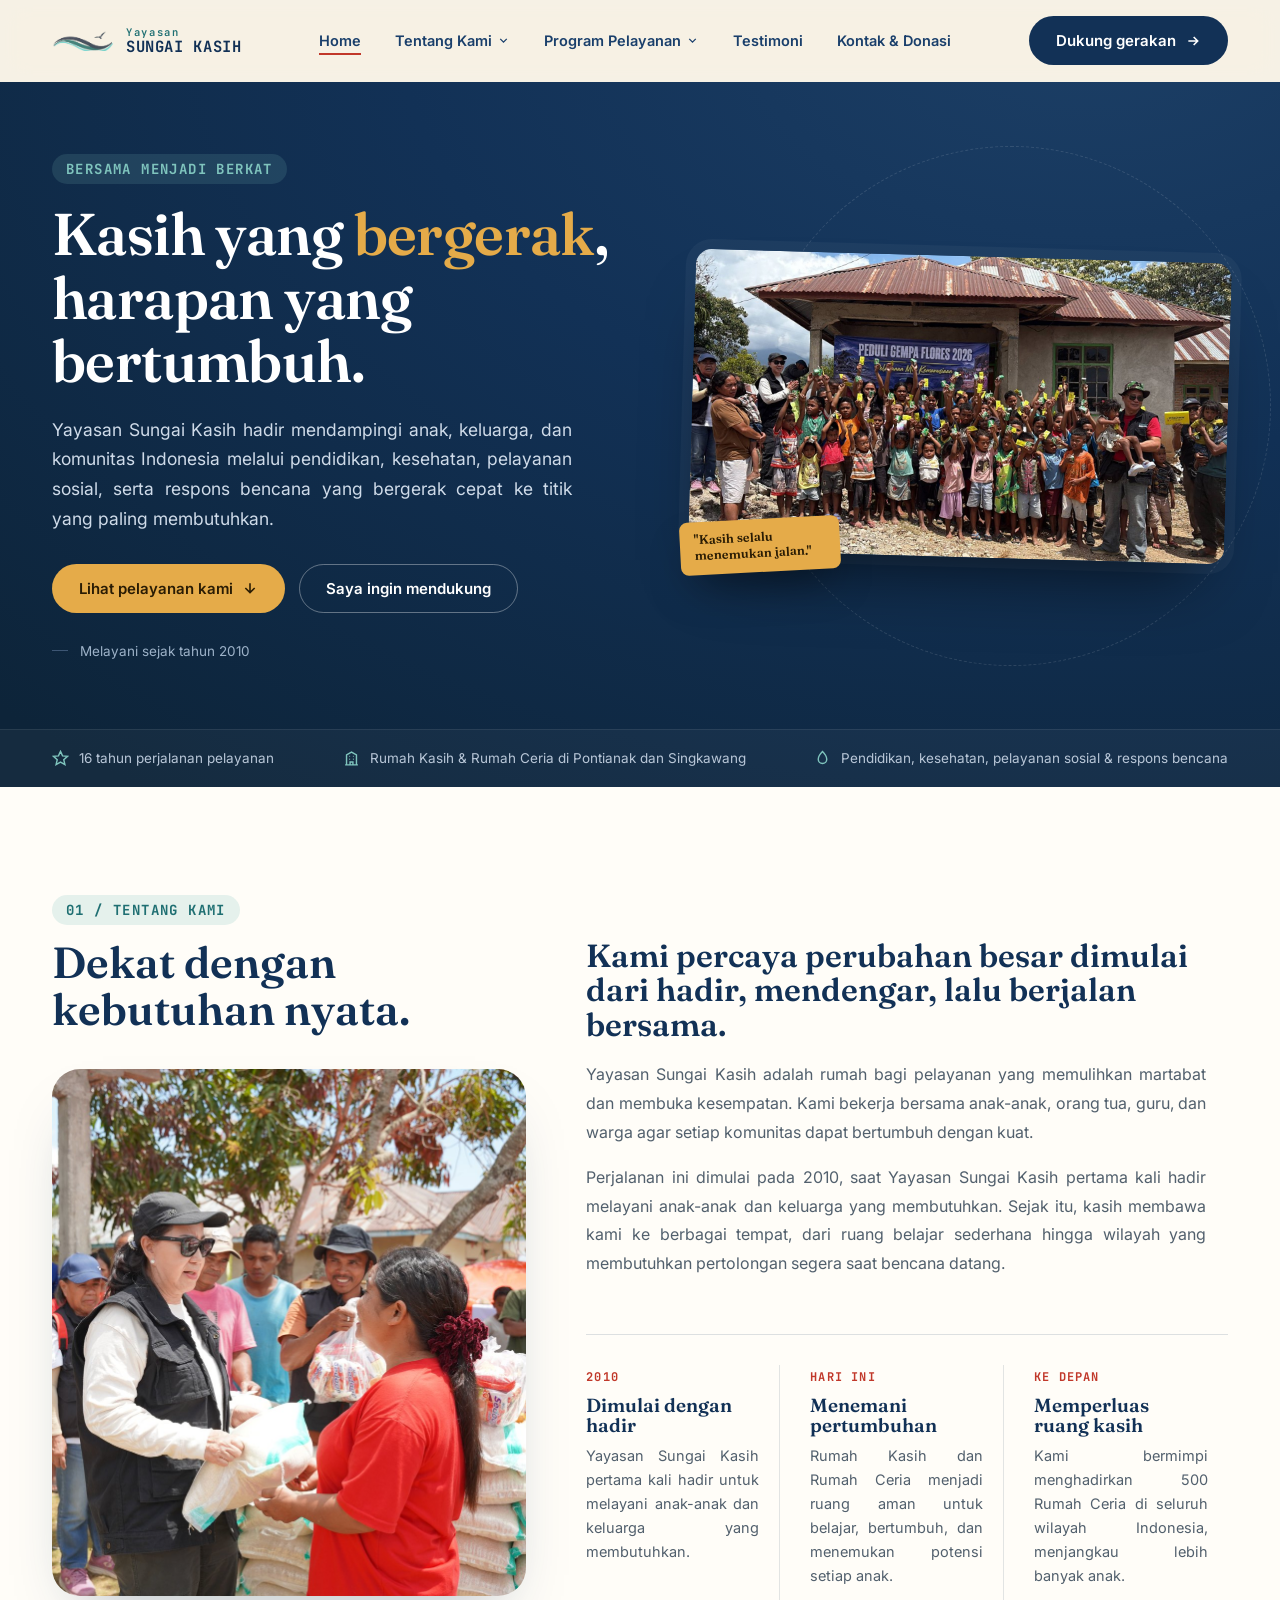
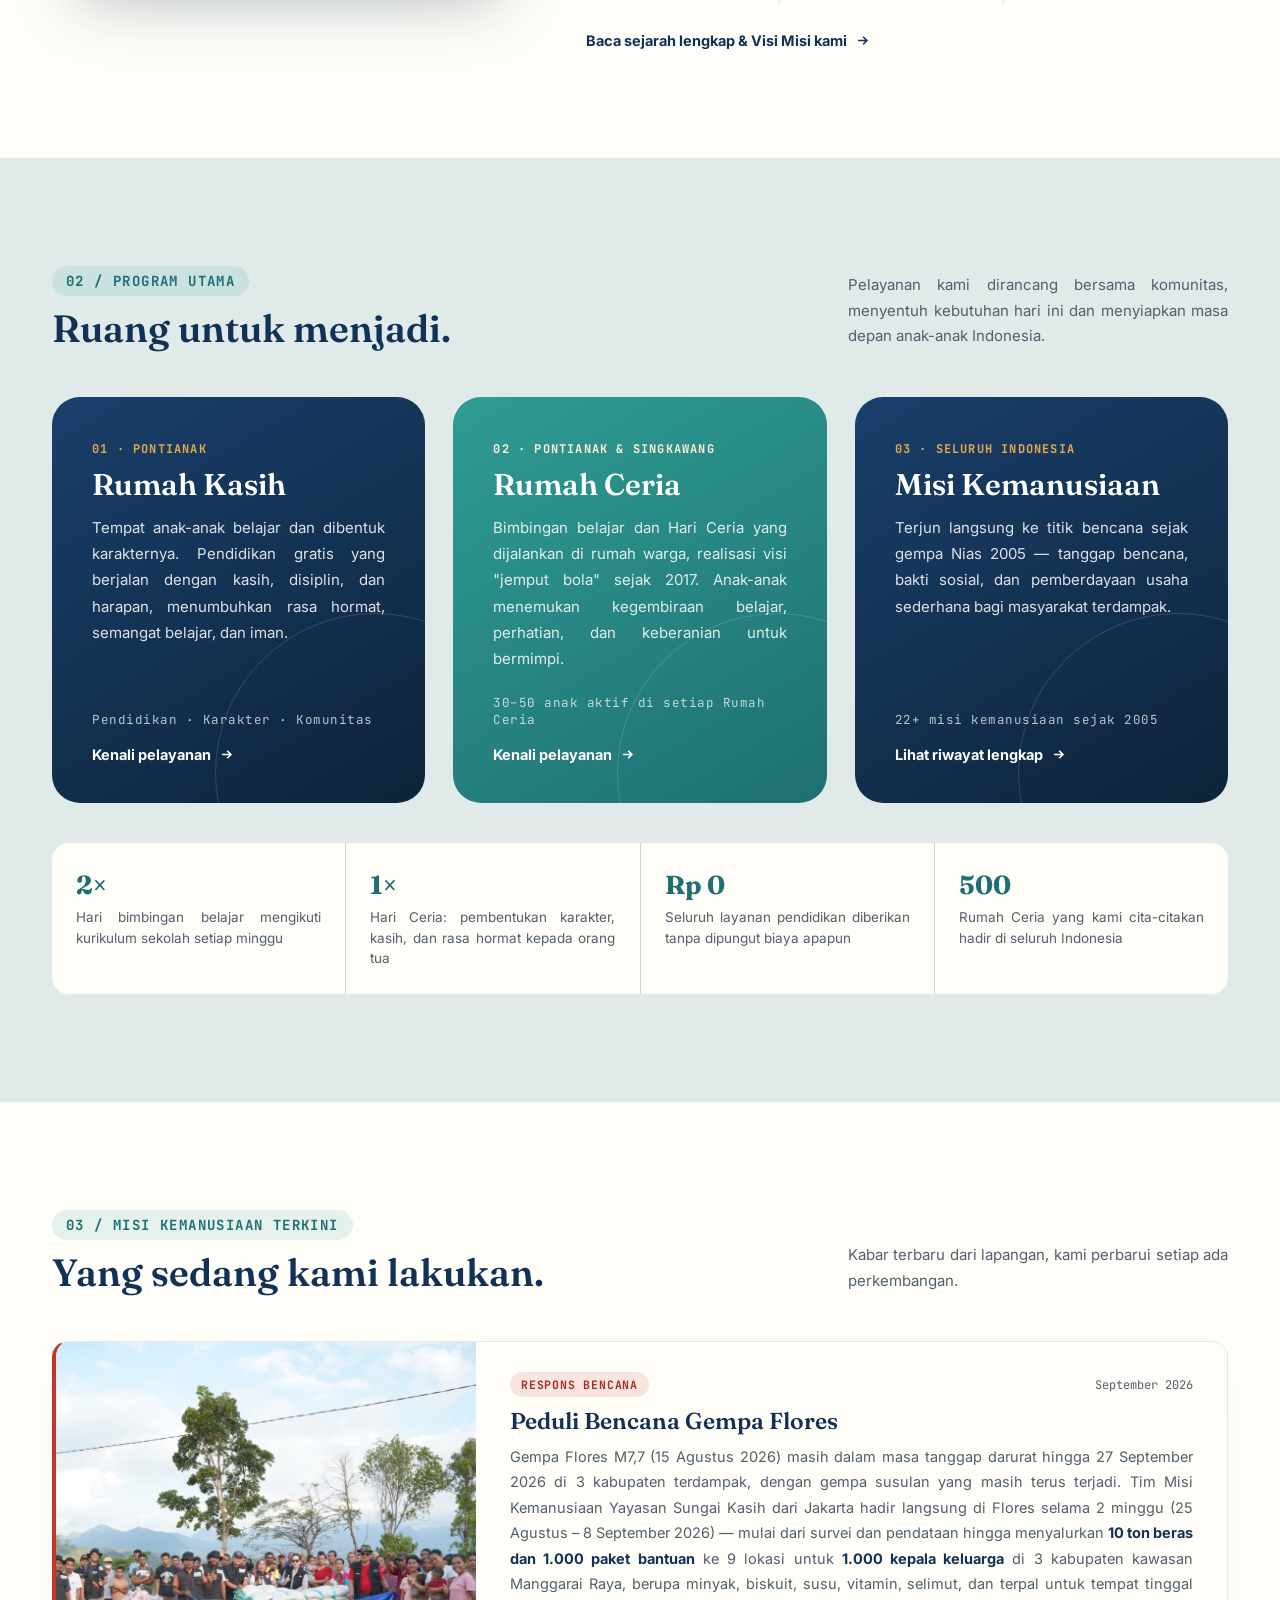
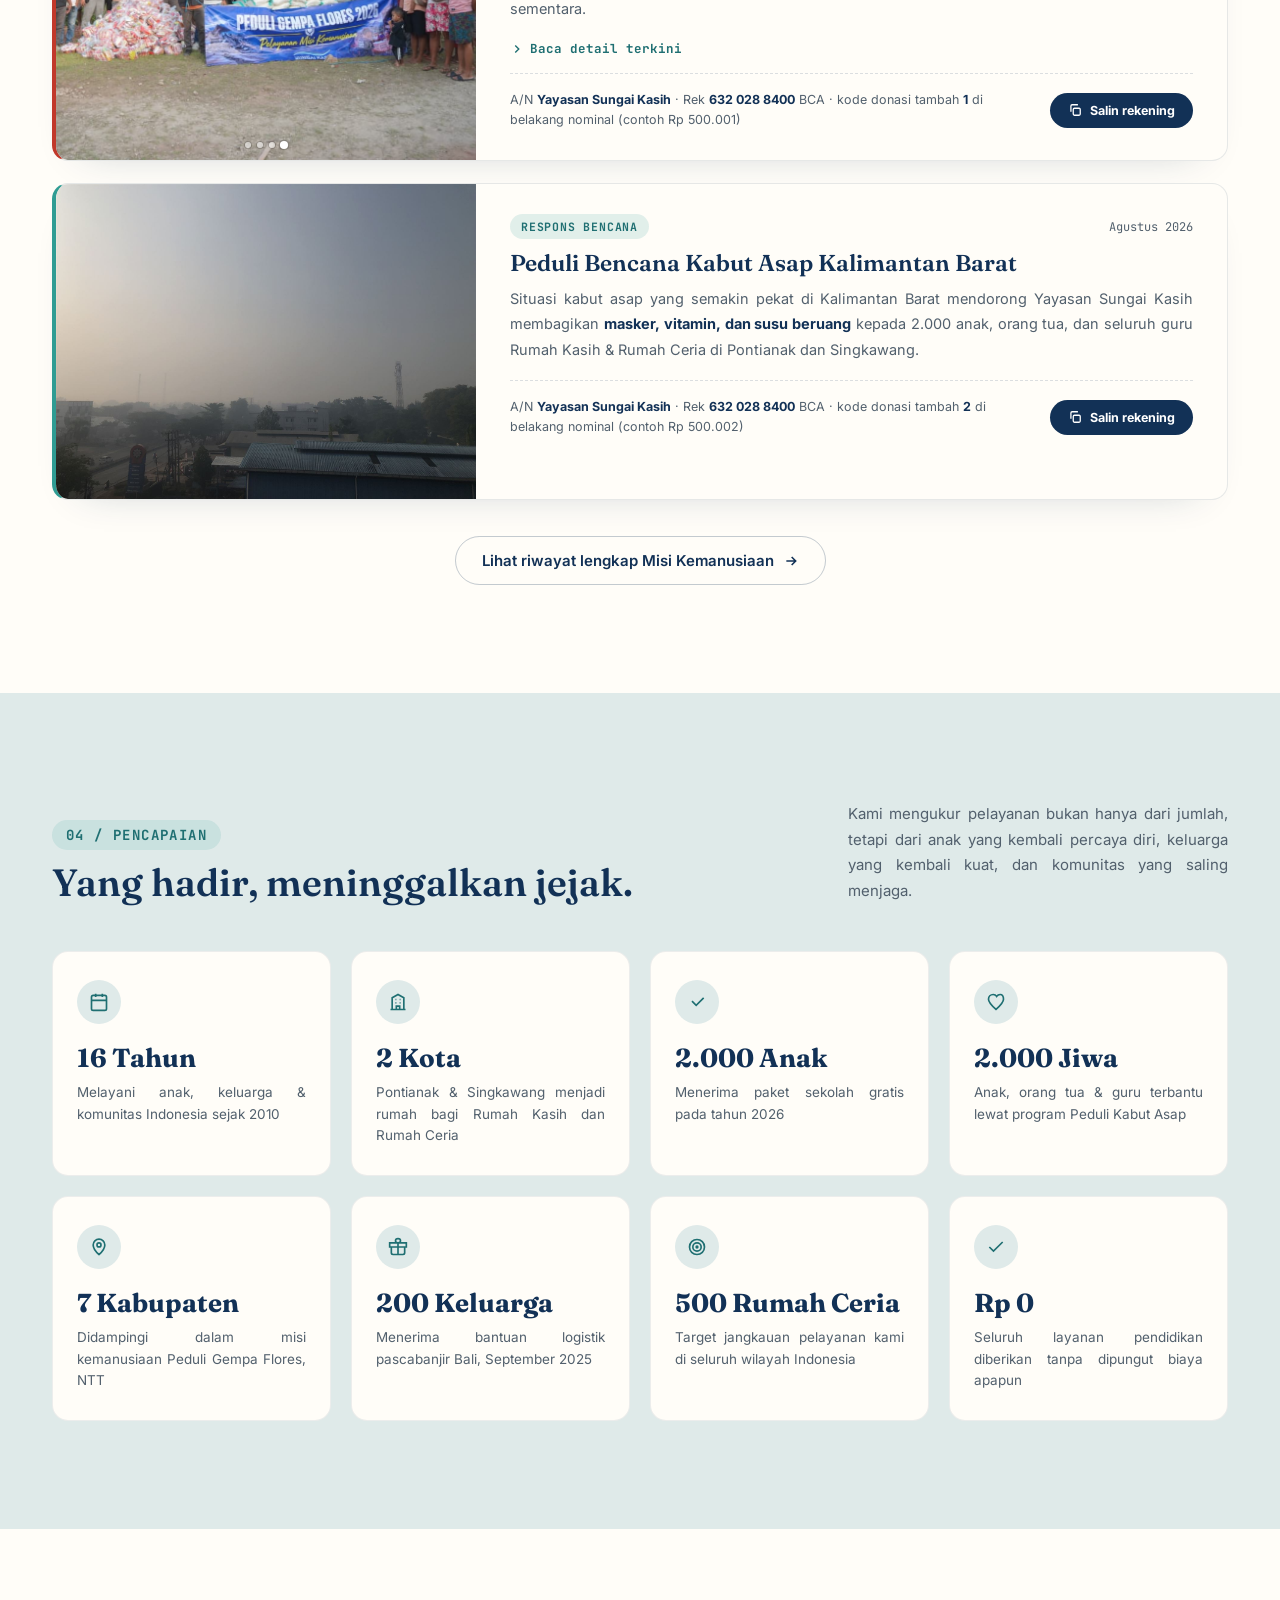
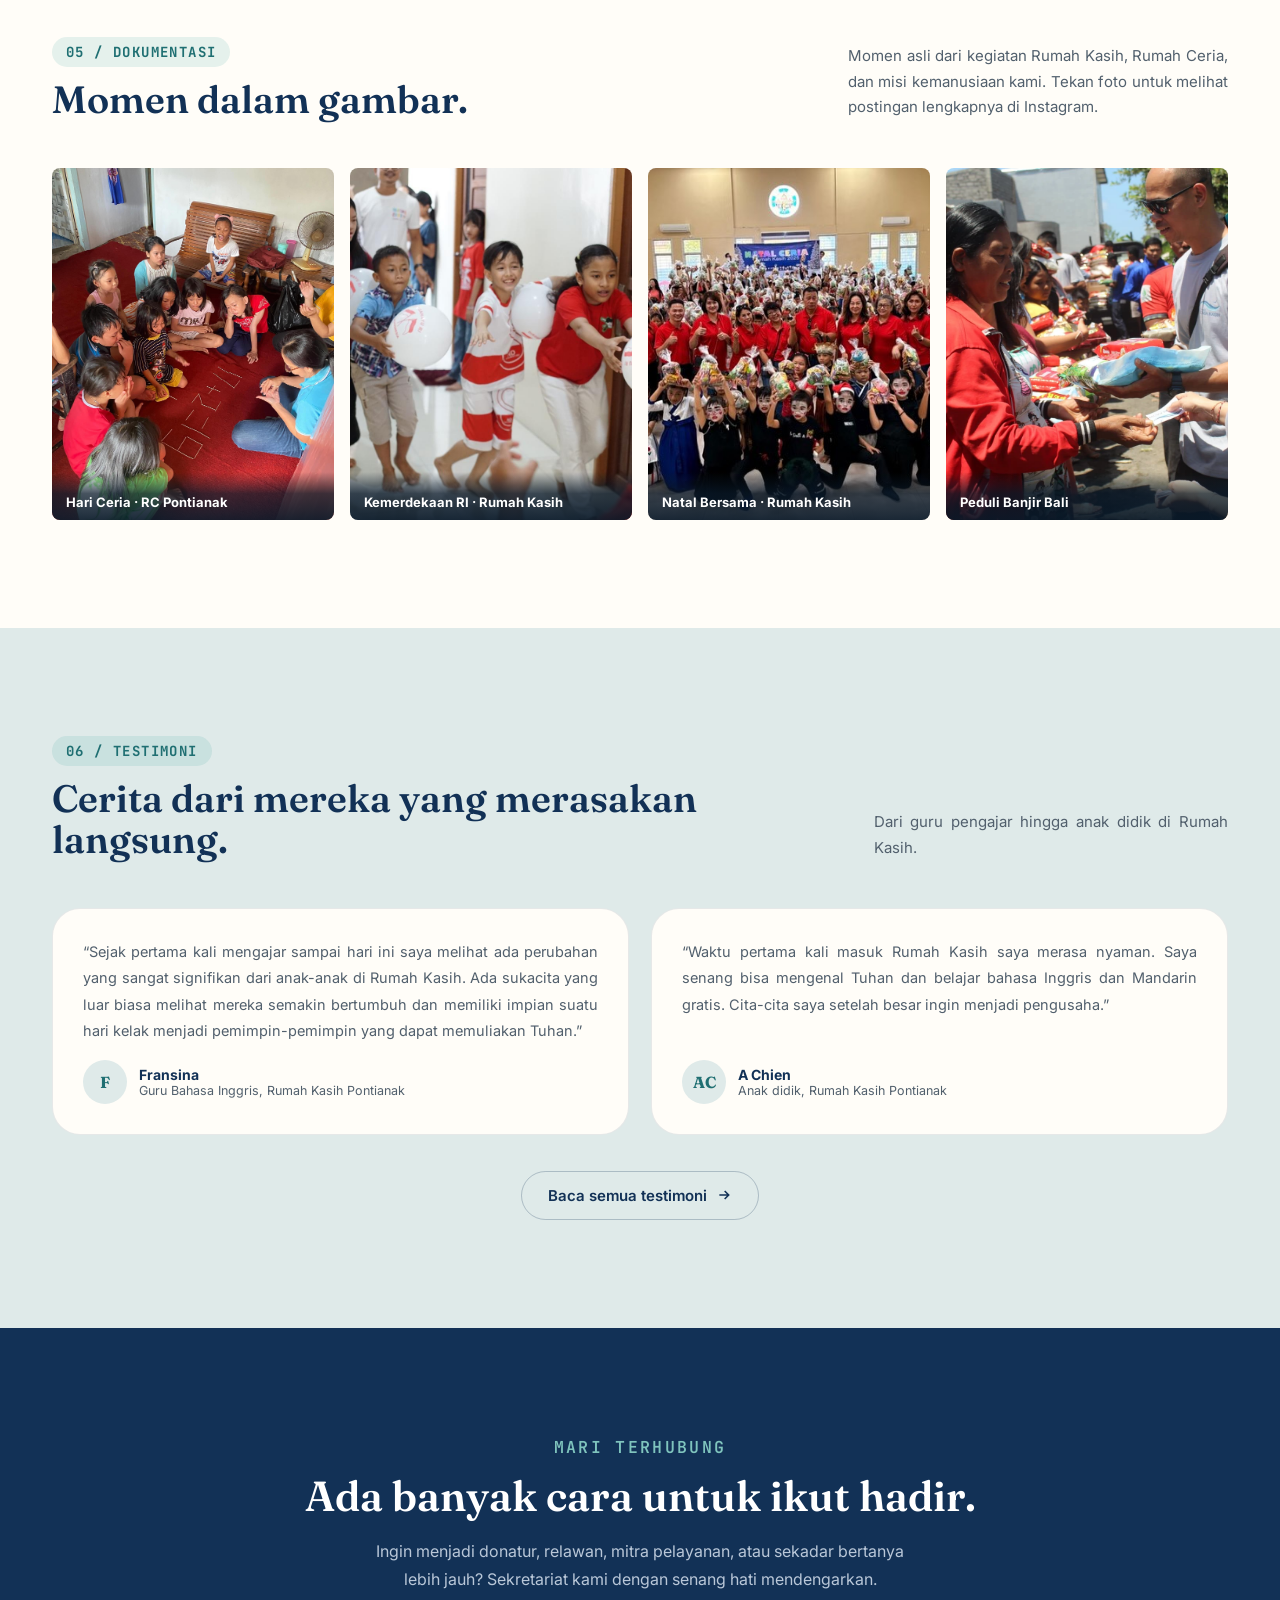
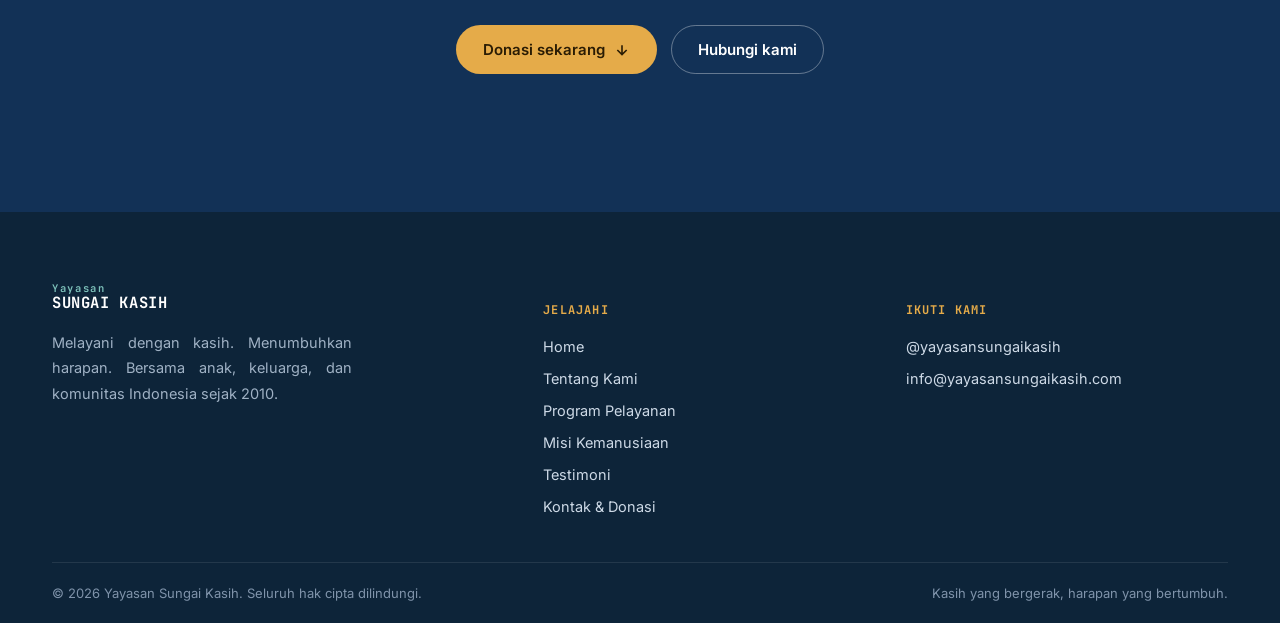
<file: index.html>
<!DOCTYPE html>
<html lang="id">
<head>
<meta charset="UTF-8" />
<meta name="viewport" content="width=device-width, initial-scale=1.0" />
<title>Yayasan Sungai Kasih: Melayani dengan Kasih, Menumbuhkan Harapan</title>
<meta name="description" content="Yayasan Sungai Kasih mendampingi anak, keluarga, dan komunitas Indonesia melalui pendidikan (Rumah Kasih, Rumah Ceria), pelayanan sosial, dan respons bencana, termasuk Peduli Gempa Flores dan Peduli Kabut Asap Kalimantan Barat." />
<meta name="theme-color" content="#123156" />

<!-- Open Graph -->
<meta property="og:type" content="website" />
<meta property="og:title" content="Yayasan Sungai Kasih: Melayani dengan Kasih, Menumbuhkan Harapan" />
<meta property="og:description" content="Mendampingi anak, keluarga, dan komunitas Indonesia melalui pendidikan, pelayanan sosial, dan respons bencana." />
<meta property="og:image" content="assets/img/hero-poster.jpg" />
<meta property="og:locale" content="id_ID" />

<link rel="shortcut icon" href="/favicon.ico" />
<link rel="icon" href="assets/img/favicon-32.png" sizes="32x32" />
<link rel="icon" href="assets/img/favicon-192.png" sizes="192x192" />
<link rel="apple-touch-icon" href="assets/img/apple-touch-icon.png" />

<link rel="preconnect" href="https://fonts.googleapis.com">
<link rel="preconnect" href="https://fonts.gstatic.com" crossorigin>
<link href="https://fonts.googleapis.com/css2?family=Fraunces:opsz,wght@9..144,500;9..144,600;9..144,700&family=Inter:wght@400;500;600;700;800&family=JetBrains+Mono:wght@500;700&display=swap" rel="stylesheet">

<link rel="stylesheet" href="css/style.css" />
</head>
<body>


<!-- ============ Header ============ -->
<header class="site-header" id="siteHeader">
  <div class="container">
    <a href="#top" class="brand" aria-label="Beranda Yayasan Sungai Kasih">
      <img src="assets/img/logo-mark.png" width="64" height="21" alt="" />
      <span class="brand-word"><span class="l1">Yayasan</span><span class="l2">SUNGAI KASIH</span></span>
    </a>

    <nav class="nav-desktop" aria-label="Navigasi utama">
      <a href="index.html" class="is-active">Home</a>
      <div class="nav-dropdown">
        <button class="nav-dropdown-trigger">Tentang Kami <svg class="chev" viewBox="0 0 24 24" fill="none" stroke="currentColor" stroke-width="2.4"><path d="M6 9l6 6 6-6"/></svg></button>
        <div class="nav-dropdown-menu">
          <a href="tentang-kami.html#sejarah">Sejarah</a>
          <a href="tentang-kami.html#visi-misi">Visi &amp; Misi</a>
        </div>
      </div>
      <div class="nav-dropdown">
        <button class="nav-dropdown-trigger">Program Pelayanan <svg class="chev" viewBox="0 0 24 24" fill="none" stroke="currentColor" stroke-width="2.4"><path d="M6 9l6 6 6-6"/></svg></button>
        <div class="nav-dropdown-menu">
          <a href="program.html#rumah-kasih">Rumah Kasih</a>
          <a href="program.html#rumah-ceria">Rumah Ceria</a>
          <a href="misi-kemanusiaan.html">Misi Kemanusiaan</a>
        </div>
      </div>
      <a href="testimoni.html">Testimoni</a>
      <a href="kontak.html">Kontak &amp; Donasi</a>
    </nav>

    <div class="header-actions">
      <a href="kontak.html" class="btn btn-navy desktop-only">
        Dukung gerakan
        <svg viewBox="0 0 24 24" fill="none" stroke="currentColor" stroke-width="2.4"><path d="M5 12h14M13 6l6 6-6 6"/></svg>
      </a>
      <button class="hamburger" id="hamburger" aria-label="Buka menu" aria-expanded="false">
        <span></span><span></span><span></span>
      </button>
    </div>
  </div>

  <nav class="mobile-nav" id="mobileNav" aria-label="Navigasi mobile">
    <a href="index.html">Home</a>
    <div class="mobile-accordion">
      <button class="mobile-accordion-trigger">Tentang Kami <svg viewBox="0 0 24 24" fill="none" stroke="currentColor" stroke-width="2.4"><path d="M6 9l6 6 6-6"/></svg></button>
      <div class="mobile-accordion-panel">
        <a href="tentang-kami.html#sejarah">Sejarah</a>
        <a href="tentang-kami.html#visi-misi">Visi &amp; Misi</a>
      </div>
    </div>
    <div class="mobile-accordion">
      <button class="mobile-accordion-trigger">Program Pelayanan <svg viewBox="0 0 24 24" fill="none" stroke="currentColor" stroke-width="2.4"><path d="M6 9l6 6 6-6"/></svg></button>
      <div class="mobile-accordion-panel">
        <a href="program.html#rumah-kasih">Rumah Kasih</a>
        <a href="program.html#rumah-ceria">Rumah Ceria</a>
        <a href="misi-kemanusiaan.html">Misi Kemanusiaan</a>
      </div>
    </div>
    <a href="testimoni.html">Testimoni</a>
    <a href="kontak.html">Kontak &amp; Donasi</a>
    <a href="kontak.html" class="btn btn-navy btn-block">Dukung gerakan</a>
  </nav>
</header>

<main id="top">

  <!-- ============ Hero ============ -->
  <section class="hero">
    <div class="container hero-grid">
      <div class="hero-copy" data-reveal>
        <span class="kicker kicker-on-dark">Bersama menjadi berkat</span>
        <h1>Kasih yang <em>bergerak</em>,<br>harapan yang bertumbuh.</h1>
        <p class="lead">Yayasan Sungai Kasih hadir mendampingi anak, keluarga, dan komunitas Indonesia melalui pendidikan, kesehatan, pelayanan sosial, serta respons bencana yang bergerak cepat ke titik yang paling membutuhkan.</p>
        <div class="hero-cta">
          <a href="program.html" class="btn btn-gold">
            Lihat pelayanan kami
            <svg viewBox="0 0 24 24" fill="none" stroke="currentColor" stroke-width="2.4"><path d="M12 5v14M5 12l7 7 7-7"/></svg>
          </a>
          <a href="kontak.html" class="btn btn-outline-dark">Saya ingin mendukung</a>
        </div>
        <div class="hero-since">Melayani sejak tahun 2010</div>
      </div>

      <div class="hero-visual" data-reveal>
        <div class="hero-orbit" aria-hidden="true"></div>
        <div class="poster-frame">
          <img src="assets/img/hero-flores.jpg" alt="Anak-anak dan warga berfoto bersama Tim Misi Kemanusiaan Yayasan Sungai Kasih di depan spanduk Peduli Gempa Flores 2026" loading="eager" width="1440" height="810" />
        </div>
        <div class="poster-badge">"Kasih selalu menemukan jalan."</div>
      </div>
    </div>

    <div class="hero-strip">
      <div class="container">
        <div class="hero-strip-item">
          <svg viewBox="0 0 24 24" fill="none" stroke="currentColor" stroke-width="2"><path d="M12 2l2.9 6.3 6.9.7-5.2 4.7 1.6 6.8L12 17l-6.2 3.5 1.6-6.8L2.2 9l6.9-.7L12 2z"/></svg>
          16 tahun perjalanan pelayanan
        </div>
        <div class="hero-strip-item">
          <svg viewBox="0 0 24 24" fill="none" stroke="currentColor" stroke-width="2"><path d="M3 21h18M5 21V7l7-4 7 4v14M9 9h1M9 13h1M14 9h1M14 13h1M10 21v-4h4v4"/></svg>
          Rumah Kasih &amp; Rumah Ceria di Pontianak dan Singkawang
        </div>
        <div class="hero-strip-item">
          <svg viewBox="0 0 24 24" fill="none" stroke="currentColor" stroke-width="2"><path d="M12 2C8 6 6 9.5 6 13a6 6 0 0012 0c0-3.5-2-7-6-11z"/></svg>
          Pendidikan, kesehatan, pelayanan sosial &amp; respons bencana
        </div>
      </div>
    </div>
  </section>

  <!-- ============ Tentang Kami ============ -->
  <section class="section on-paper" id="tentang">
    <div class="container about-grid">
      <div data-reveal>
        <span class="kicker">01 / Tentang kami</span>
        <h2>Dekat dengan kebutuhan nyata.</h2>
        <div class="about-photo">
          <img src="assets/img/about-flores.jpg" alt="Relawan Yayasan Sungai Kasih menyerahkan bantuan beras kepada warga terdampak gempa Flores" loading="lazy" width="950" height="1057" />
        </div>
      </div>
      <div class="about-copy" data-reveal>
        <h3>Kami percaya perubahan besar dimulai dari hadir, mendengar, lalu berjalan bersama.</h3>
        <p>Yayasan Sungai Kasih adalah rumah bagi pelayanan yang memulihkan martabat dan membuka kesempatan. Kami bekerja bersama anak-anak, orang tua, guru, dan warga agar setiap komunitas dapat bertumbuh dengan kuat.</p>
        <p>Perjalanan ini dimulai pada 2010, saat Yayasan Sungai Kasih pertama kali hadir melayani anak-anak dan keluarga yang membutuhkan. Sejak itu, kasih membawa kami ke berbagai tempat, dari ruang belajar sederhana hingga wilayah yang membutuhkan pertolongan segera saat bencana datang.</p>

        <div class="timeline" data-reveal-group>
          <div class="timeline-item" style="--i:0">
            <span class="timeline-tag">2010</span>
            <h4>Dimulai dengan hadir</h4>
            <p>Yayasan Sungai Kasih pertama kali hadir untuk melayani anak-anak dan keluarga yang membutuhkan.</p>
          </div>
          <div class="timeline-item" style="--i:1">
            <span class="timeline-tag">Hari ini</span>
            <h4>Menemani pertumbuhan</h4>
            <p>Rumah Kasih dan Rumah Ceria menjadi ruang aman untuk belajar, bertumbuh, dan menemukan potensi setiap anak.</p>
          </div>
          <div class="timeline-item" style="--i:2">
            <span class="timeline-tag">Ke depan</span>
            <h4>Memperluas ruang kasih</h4>
            <p>Kami bermimpi menghadirkan 500 Rumah Ceria di seluruh wilayah Indonesia, menjangkau lebih banyak anak.</p>
          </div>
        </div>

        <a href="tentang-kami.html" class="program-link" style="color:var(--navy-900); margin-top:28px;">
          Baca sejarah lengkap &amp; Visi Misi kami
          <svg viewBox="0 0 24 24" fill="none" stroke="currentColor" stroke-width="2.6"><path d="M5 12h14M13 6l6 6-6 6"/></svg>
        </a>
      </div>
    </div>
  </section>

  <!-- ============ Program ============ -->
  <section class="section on-mist" id="program">
    <div class="container">
      <div class="section-head" data-reveal>
        <div>
          <span class="kicker">02 / Program utama</span>
          <h2>Ruang untuk menjadi.</h2>
        </div>
        <p class="lede">Pelayanan kami dirancang bersama komunitas, menyentuh kebutuhan hari ini dan menyiapkan masa depan anak-anak Indonesia.</p>
      </div>

      <div class="program-grid program-grid-3" data-reveal-group>
        <article class="program-card navy" style="--i:0">
          <div class="ring" aria-hidden="true"></div>
          <span class="program-tag">01 · Pontianak</span>
          <h3>Rumah Kasih</h3>
          <p>Tempat anak-anak belajar dan dibentuk karakternya. Pendidikan gratis yang berjalan dengan kasih, disiplin, dan harapan, menumbuhkan rasa hormat, semangat belajar, dan iman.</p>
          <span class="program-meta">Pendidikan · Karakter · Komunitas</span>
          <a href="program.html#rumah-kasih" class="program-link">
            Kenali pelayanan
            <svg viewBox="0 0 24 24" fill="none" stroke="currentColor" stroke-width="2.6"><path d="M5 12h14M13 6l6 6-6 6"/></svg>
          </a>
        </article>

        <article class="program-card teal" style="--i:1">
          <div class="ring" aria-hidden="true"></div>
          <span class="program-tag">02 · Pontianak &amp; Singkawang</span>
          <h3>Rumah Ceria</h3>
          <p>Bimbingan belajar dan Hari Ceria yang dijalankan di rumah warga, realisasi visi "jemput bola" sejak 2017. Anak-anak menemukan kegembiraan belajar, perhatian, dan keberanian untuk bermimpi.</p>
          <span class="program-meta">30–50 anak aktif di setiap Rumah Ceria</span>
          <a href="program.html#rumah-ceria" class="program-link">
            Kenali pelayanan
            <svg viewBox="0 0 24 24" fill="none" stroke="currentColor" stroke-width="2.6"><path d="M5 12h14M13 6l6 6-6 6"/></svg>
          </a>
        </article>

        <article class="program-card navy" style="--i:2">
          <div class="ring" aria-hidden="true"></div>
          <span class="program-tag">03 · Seluruh Indonesia</span>
          <h3>Misi Kemanusiaan</h3>
          <p>Terjun langsung ke titik bencana sejak gempa Nias 2005 — tanggap bencana, bakti sosial, dan pemberdayaan usaha sederhana bagi masyarakat terdampak.</p>
          <span class="program-meta">22+ misi kemanusiaan sejak 2005</span>
          <a href="misi-kemanusiaan.html" class="program-link">
            Lihat riwayat lengkap
            <svg viewBox="0 0 24 24" fill="none" stroke="currentColor" stroke-width="2.6"><path d="M5 12h14M13 6l6 6-6 6"/></svg>
          </a>
        </article>
      </div>

      <div class="detail-strip" data-reveal>
        <div class="detail-cell">
          <div class="num">2×</div>
          <p>Hari bimbingan belajar mengikuti kurikulum sekolah setiap minggu</p>
        </div>
        <div class="detail-cell">
          <div class="num">1×</div>
          <p>Hari Ceria: pembentukan karakter, kasih, dan rasa hormat kepada orang tua</p>
        </div>
        <div class="detail-cell">
          <div class="num">Rp 0</div>
          <p>Seluruh layanan pendidikan diberikan tanpa dipungut biaya apapun</p>
        </div>
        <div class="detail-cell">
          <div class="num">500</div>
          <p>Rumah Ceria yang kami cita-citakan hadir di seluruh Indonesia</p>
        </div>
      </div>
    </div>
  </section>

  <!-- ============ Misi Kemanusiaan Terkini ============
       Cara update: duplikat satu blok <article class="news-card">...</article>,
       ganti tag/tanggal/judul/isi/kode donasi. Urutkan terbaru di paling atas. -->
  <section class="section on-paper" id="berita">
    <div class="container">
      <div class="section-head" data-reveal>
        <div>
          <span class="kicker">03 / Misi Kemanusiaan terkini</span>
          <h2>Yang sedang kami lakukan.</h2>
        </div>
        <p class="lede">Kabar terbaru dari lapangan, kami perbarui setiap ada perkembangan.</p>
      </div>

      <div class="news-list" data-reveal-group>
        <article class="news-card accent-red" style="--i:0">
          <div class="news-media">
            <div class="swipe-gallery" data-gallery>
              <div class="swipe-track">
                <img src="assets/img/gempa-flores/2.jpg" alt="Tim Misi Kemanusiaan Yayasan Sungai Kasih bersama warga dan bantuan logistik Peduli Gempa Flores 2026 di Manggarai" loading="lazy" width="1280" height="720" />
                <img src="assets/img/gempa-flores/1.jpg" alt="Penyaluran bantuan beras dan sembako untuk warga terdampak gempa Flores" loading="lazy" width="1280" height="720" />
                <img src="assets/img/gempa-flores/3.jpg" alt="Tim menyerahkan bantuan logistik langsung kepada warga di lokasi terdampak gempa Flores" loading="lazy" width="1280" height="720" />
                <img src="assets/img/gempa-flores/4.jpg" alt="Anak-anak penyintas gempa Flores menerima pendampingan dari Tim Misi Kemanusiaan Yayasan Sungai Kasih" loading="lazy" width="1280" height="720" />
              </div>
              <div class="swipe-dots" aria-hidden="true"></div>
              <button class="swipe-arrow swipe-prev" type="button" aria-label="Foto sebelumnya">
                <svg viewBox="0 0 24 24" fill="none" stroke="currentColor" stroke-width="2.6"><path d="M15 6l-6 6 6 6"/></svg>
              </button>
              <button class="swipe-arrow swipe-next" type="button" aria-label="Foto berikutnya">
                <svg viewBox="0 0 24 24" fill="none" stroke="currentColor" stroke-width="2.6"><path d="M9 6l6 6-6 6"/></svg>
              </button>
            </div>
          </div>
          <div class="news-body">
            <div class="news-top">
              <span class="news-tag tag-red">Respons Bencana</span>
              <span class="news-date">September 2026</span>
            </div>
            <h3>Peduli Bencana Gempa Flores</h3>
            <p>Gempa Flores M7,7 (15 Agustus 2026) masih dalam masa tanggap darurat hingga 27 September 2026 di 3 kabupaten terdampak, dengan gempa susulan yang masih terus terjadi. Tim Misi Kemanusiaan Yayasan Sungai Kasih dari Jakarta hadir langsung di Flores selama 2 minggu (25 Agustus – 8 September 2026) — mulai dari survei dan pendataan hingga menyalurkan <strong>10 ton beras dan 1.000 paket bantuan</strong> ke 9 lokasi untuk <strong>1.000 kepala keluarga</strong> di 3 kabupaten kawasan Manggarai Raya, berupa minyak, biskuit, susu, vitamin, selimut, dan terpal untuk tempat tinggal sementara.</p>
            <button class="news-more news-more-top" aria-expanded="false"><svg viewBox="0 0 24 24" fill="none" stroke="currentColor" stroke-width="2.4"><path d="M9 6l6 6-6 6"/></svg> Baca detail terkini</button>
            <div class="news-detail">
              <p><strong>Jumat, 4 September 2026</strong> — 4 titik di Kabupaten Manggarai Barat: Dusun Nara & Dusun Ledang (Desa Pong Majok, Kec. Lembor), Desa Robo (3 dusun, Kec. Welak), Desa Poco Rutang (Kec. Lembor).</p>
              <p><strong>Sabtu, 5 September 2026</strong> — 2 titik (7 RT) di Kabupaten Manggarai Timur: RT 15–19 dan RT 20–21, Kelurahan Mando Sawu, Kec. Poco Ranaka.</p>
              <p><strong>Minggu, 6 September 2026</strong> — 3 titik di Kabupaten Manggarai: Dusun Ruis & Dusun Copu (Desa Ruis, Kec. Reok), Desa Bere (Kec. Cibal Barat).</p>
              <p>Misi Kemanusiaan Sungai Kasih melayani di 3 kabupaten kawasan Manggarai Raya (Barat, Tengah, dan Timur) dengan medan yang menantang. "Bukan hanya membawa bantuan berupa logistik, tetapi menguatkan saudara-saudara kita dengan berdoa dan bernyanyi bersama. Kita tidak membiarkan mereka berjalan sendiri. Kita ikut hadir dan merasakan, serta menjadi perpanjangan tangan Tuhan bagi mereka yang membutuhkan," ungkap Priskila Linda selaku Ketua Yayasan Sungai Kasih.</p>
              <button class="news-more news-more-bottom" aria-expanded="true"><svg viewBox="0 0 24 24" fill="none" stroke="currentColor" stroke-width="2.4"><path d="M15 6l-6 6 6 6"/></svg> Tutup</button>
            </div>
            <div class="news-donate">
              <span>A/N <strong>Yayasan Sungai Kasih</strong> · Rek <strong>632 028 8400</strong> BCA · kode donasi tambah <strong>1</strong> di belakang nominal (contoh Rp 500.001)</span>
              <button class="donate-copy-btn">
                <svg viewBox="0 0 24 24" fill="none" stroke="currentColor" stroke-width="2.2"><rect x="9" y="9" width="12" height="12" rx="2"/><path d="M5 15V5a2 2 0 012-2h10"/></svg>
                Salin rekening
              </button>
            </div>
          </div>
        </article>

        <article class="news-card accent-teal" style="--i:1">
          <div class="news-media">
            <img src="assets/img/news-kabutasap.jpg" alt="Kabut asap tebal menyelimuti permukiman di Kalimantan akibat karhutla, Agustus 2026" loading="lazy" width="1400" height="1050" />
          </div>
          <div class="news-body">
            <div class="news-top">
              <span class="news-tag tag-teal">Respons Bencana</span>
              <span class="news-date">Agustus 2026</span>
            </div>
            <h3>Peduli Bencana Kabut Asap Kalimantan Barat</h3>
            <p>Situasi kabut asap yang semakin pekat di Kalimantan Barat mendorong Yayasan Sungai Kasih membagikan <strong>masker, vitamin, dan susu beruang</strong> kepada 2.000 anak, orang tua, dan seluruh guru Rumah Kasih &amp; Rumah Ceria di Pontianak dan Singkawang.</p>
            <div class="news-donate">
              <span>A/N <strong>Yayasan Sungai Kasih</strong> · Rek <strong>632 028 8400</strong> BCA · kode donasi tambah <strong>2</strong> di belakang nominal (contoh Rp 500.002)</span>
              <button class="donate-copy-btn">
                <svg viewBox="0 0 24 24" fill="none" stroke="currentColor" stroke-width="2.2"><rect x="9" y="9" width="12" height="12" rx="2"/><path d="M5 15V5a2 2 0 012-2h10"/></svg>
                Salin rekening
              </button>
            </div>
          </div>
        </article>

        <!-- Templat kosong: hapus komentar & isi untuk update berikutnya.
             Bagian .news-media (foto) opsional — hapus seluruh div itu kalau tidak ada foto. -->
        <!--
        <article class="news-card" style="--i:2">
          <div class="news-media">
            <img src="assets/img/nama-file.jpg" alt="Deskripsi foto" loading="lazy" width="1200" height="800" />
          </div>
          <div class="news-body">
            <div class="news-top">
              <span class="news-tag">Kategori</span>
              <span class="news-date">Bulan Tahun</span>
            </div>
            <h3>Judul berita</h3>
            <p>Isi ringkas.</p>
          </div>
        </article>
        -->
      </div>

      <div style="text-align:center; margin-top:36px">
        <a href="misi-kemanusiaan.html" class="btn btn-outline-navy">
          Lihat riwayat lengkap Misi Kemanusiaan
          <svg viewBox="0 0 24 24" fill="none" stroke="currentColor" stroke-width="2.4"><path d="M5 12h14M13 6l6 6-6 6"/></svg>
        </a>
      </div>
    </div>
  </section>

  <!-- ============ Pencapaian ============ -->
  <section class="section on-mist" id="pencapaian">
    <div class="container">
      <div class="section-head" data-reveal>
        <div>
          <span class="kicker">04 / Pencapaian</span>
          <h2>Yang hadir, meninggalkan jejak.</h2>
        </div>
        <p class="lede">Kami mengukur pelayanan bukan hanya dari jumlah, tetapi dari anak yang kembali percaya diri, keluarga yang kembali kuat, dan komunitas yang saling menjaga.</p>
      </div>

      <div class="achieve-grid" data-reveal-group>
        <div class="achieve-card" style="--i:0">
          <div class="achieve-icon"><svg viewBox="0 0 24 24" fill="none" stroke="currentColor" stroke-width="2"><rect x="3" y="4" width="18" height="18" rx="2"/><path d="M16 2v4M8 2v4M3 10h18"/></svg></div>
          <div class="achieve-num">16 Tahun</div>
          <p>Melayani anak, keluarga &amp; komunitas Indonesia sejak 2010</p>
        </div>
        <div class="achieve-card" style="--i:1">
          <div class="achieve-icon"><svg viewBox="0 0 24 24" fill="none" stroke="currentColor" stroke-width="2"><path d="M3 21h18M5 21V7l7-4 7 4v14M9 9h1M9 13h1M14 9h1M14 13h1M10 21v-4h4v4"/></svg></div>
          <div class="achieve-num">2 Kota</div>
          <p>Pontianak &amp; Singkawang menjadi rumah bagi Rumah Kasih dan Rumah Ceria</p>
        </div>
        <div class="achieve-card" style="--i:2">
          <div class="achieve-icon"><svg viewBox="0 0 24 24" fill="none" stroke="currentColor" stroke-width="2"><path d="M20 7l-9 9-5-5"/><path d="M4 4h4v4H4zM16 16h4v4h-4z" stroke="none"/></svg></div>
          <div class="achieve-num">2.000 Anak</div>
          <p>Menerima paket sekolah gratis pada tahun 2026</p>
        </div>
        <div class="achieve-card" style="--i:3">
          <div class="achieve-icon"><svg viewBox="0 0 24 24" fill="none" stroke="currentColor" stroke-width="2"><path d="M12 21C7 16.5 3 13 3 8.8 3 5.6 5.5 3 8.6 3c1.7 0 3.3.9 4.2 2.3C13.7 3.9 15.3 3 17 3 20.1 3 21 5.6 21 8.8c0 4.2-4 7.7-9 12.2z"/></svg></div>
          <div class="achieve-num">2.000 Jiwa</div>
          <p>Anak, orang tua &amp; guru terbantu lewat program Peduli Kabut Asap</p>
        </div>
        <div class="achieve-card" style="--i:4">
          <div class="achieve-icon"><svg viewBox="0 0 24 24" fill="none" stroke="currentColor" stroke-width="2"><path d="M12 21s-7-6.1-7-11.5A7 7 0 0119 9.5C19 14.9 12 21 12 21z"/><circle cx="12" cy="9.5" r="2.4"/></svg></div>
          <div class="achieve-num">7 Kabupaten</div>
          <p>Didampingi dalam misi kemanusiaan Peduli Gempa Flores, NTT</p>
        </div>
        <div class="achieve-card" style="--i:5">
          <div class="achieve-icon"><svg viewBox="0 0 24 24" fill="none" stroke="currentColor" stroke-width="2"><path d="M20 12v7a2 2 0 01-2 2H6a2 2 0 01-2-2v-7M2 7h20v5H2zM12 22V7M12 7c-1.5 0-3-1-3-2.5S10 2 12 2s3 1 3 2.5S13.5 7 12 7zM12 7c1.5 0 3-1 3-2.5"/></svg></div>
          <div class="achieve-num">200 Keluarga</div>
          <p>Menerima bantuan logistik pascabanjir Bali, September 2025</p>
        </div>
        <div class="achieve-card" style="--i:6">
          <div class="achieve-icon"><svg viewBox="0 0 24 24" fill="none" stroke="currentColor" stroke-width="2"><circle cx="12" cy="12" r="9"/><circle cx="12" cy="12" r="5"/><circle cx="12" cy="12" r="1"/></svg></div>
          <div class="achieve-num">500 Rumah Ceria</div>
          <p>Target jangkauan pelayanan kami di seluruh wilayah Indonesia</p>
        </div>
        <div class="achieve-card" style="--i:7">
          <div class="achieve-icon"><svg viewBox="0 0 24 24" fill="none" stroke="currentColor" stroke-width="2"><path d="M20 6L9 17l-5-5"/></svg></div>
          <div class="achieve-num">Rp 0</div>
          <p>Seluruh layanan pendidikan diberikan tanpa dipungut biaya apapun</p>
        </div>
      </div>
    </div>
  </section>

  <!-- ============ Gallery ============ -->
  <section class="section on-paper" id="dokumentasi">
    <div class="container">
      <div class="doc-panel" data-reveal>
        <div class="section-head">
          <div>
            <span class="kicker">05 / Dokumentasi</span>
            <h2>Momen dalam gambar.</h2>
          </div>
          <p class="lede">Momen asli dari kegiatan Rumah Kasih, Rumah Ceria, dan misi kemanusiaan kami. Tekan foto untuk melihat postingan lengkapnya di Instagram.</p>
        </div>
        <div class="gallery-grid" data-reveal-group>
          <a href="https://www.instagram.com/p/DVmx78DlPAU/" target="_blank" rel="noopener" style="--i:0">
            <img src="assets/img/ig-hariceria.jpg" alt="Hari Ceria di RC Pontianak, anak-anak penuh sukacita" loading="lazy" width="1440" height="1920" />
            <span>Hari Ceria · RC Pontianak</span>
          </a>
          <a href="https://www.instagram.com/p/DcLw3nIkrch/" target="_blank" rel="noopener" style="--i:1">
            <img src="assets/img/ig-kemerdekaan.jpg" alt="Kegiatan merayakan Hari Kemerdekaan di Rumah Kasih Pontianak" loading="lazy" width="720" height="960" />
            <span>Kemerdekaan RI · Rumah Kasih</span>
          </a>
          <a href="https://www.instagram.com/p/DSRFEeiic1T/" target="_blank" rel="noopener" style="--i:2">
            <img src="assets/img/ig-natal.jpg" alt="Perayaan Natal bersama anak-anak Rumah Kasih" loading="lazy" width="720" height="405" />
            <span>Natal Bersama · Rumah Kasih</span>
          </a>
          <a href="https://www.instagram.com/p/DOldxw9kl7i/" target="_blank" rel="noopener" style="--i:3">
            <img src="assets/img/ig-bali.webp" alt="Penyaluran bantuan bencana banjir Bali kepada 200 keluarga terdampak" loading="lazy" width="1440" height="960" />
            <span>Peduli Banjir Bali</span>
          </a>
        </div>
      </div>
    </div>
  </section>

  <!-- ============ Testimoni teaser ============ -->
  <section class="section on-mist" id="testimoni">
    <div class="container">
      <div class="section-head" data-reveal>
        <div>
          <span class="kicker">06 / Testimoni</span>
          <h2>Cerita dari mereka yang merasakan langsung.</h2>
        </div>
        <p class="lede">Dari guru pengajar hingga anak didik di Rumah Kasih.</p>
      </div>

      <div class="testi-grid" data-reveal-group>
        <div class="testi-card">
          <p class="quote">Sejak pertama kali mengajar sampai hari ini saya melihat ada perubahan yang sangat signifikan dari anak-anak di Rumah Kasih. Ada sukacita yang luar biasa melihat mereka semakin bertumbuh dan memiliki impian suatu hari kelak menjadi pemimpin-pemimpin yang dapat memuliakan Tuhan.</p>
          <div class="testi-person">
            <div class="testi-avatar">F</div>
            <div><strong>Fransina</strong><span>Guru Bahasa Inggris, Rumah Kasih Pontianak</span></div>
          </div>
        </div>
        <div class="testi-card">
          <p class="quote">Waktu pertama kali masuk Rumah Kasih saya merasa nyaman. Saya senang bisa mengenal Tuhan dan belajar bahasa Inggris dan Mandarin gratis. Cita-cita saya setelah besar ingin menjadi pengusaha.</p>
          <div class="testi-person">
            <div class="testi-avatar">AC</div>
            <div><strong>A Chien</strong><span>Anak didik, Rumah Kasih Pontianak</span></div>
          </div>
        </div>
      </div>

      <div style="text-align:center; margin-top:36px">
        <a href="testimoni.html" class="btn btn-outline-navy">
          Baca semua testimoni
          <svg viewBox="0 0 24 24" fill="none" stroke="currentColor" stroke-width="2.4"><path d="M5 12h14M13 6l6 6-6 6"/></svg>
        </a>
      </div>
    </div>
  </section>

  <!-- ============ CTA Kontak & Donasi ============ -->
  <section class="section on-dark">
    <div class="container" style="text-align:center">
      <span class="cta-label">Mari Terhubung</span>
      <h2 style="color:#fff; font-size:clamp(28px,3.4vw,42px); margin:16px 0 18px;">Ada banyak cara untuk ikut hadir.</h2>
      <p style="color:#b9c7d8; max-width:560px; margin:0 auto 32px; font-size:16px; line-height:1.75;">Ingin menjadi donatur, relawan, mitra pelayanan, atau sekadar bertanya lebih jauh? Sekretariat kami dengan senang hati mendengarkan.</p>
      <div class="hero-cta" style="justify-content:center">
        <a href="kontak.html#donasi" class="btn btn-gold">
          Donasi sekarang
          <svg viewBox="0 0 24 24" fill="none" stroke="currentColor" stroke-width="2.4"><path d="M12 5v14M5 12l7 7 7-7"/></svg>
        </a>
        <a href="kontak.html" class="btn btn-outline-dark">Hubungi kami</a>
      </div>
    </div>
  </section>

</main>

<!-- ============ Footer ============ -->
<footer class="site-footer">
  <div class="container">
    <div class="footer-grid">
      <div class="footer-brand">
        <a href="index.html" class="brand">
          <span class="brand-word"><span class="l1">Yayasan</span><span class="l2">SUNGAI KASIH</span></span>
        </a>
        <p>Melayani dengan kasih. Menumbuhkan harapan. Bersama anak, keluarga, dan komunitas Indonesia sejak 2010.</p>
      </div>
      <div class="footer-col">
        <h5>Jelajahi</h5>
        <ul>
          <li><a href="index.html">Home</a></li>
          <li><a href="tentang-kami.html">Tentang Kami</a></li>
          <li><a href="program.html">Program Pelayanan</a></li>
          <li><a href="misi-kemanusiaan.html">Misi Kemanusiaan</a></li>
          <li><a href="testimoni.html">Testimoni</a></li>
          <li><a href="kontak.html">Kontak &amp; Donasi</a></li>
        </ul>
      </div>
      <div class="footer-col">
        <h5>Ikuti kami</h5>
        <ul>
          <li><a href="https://www.instagram.com/yayasansungaikasih" target="_blank" rel="noopener">@yayasansungaikasih</a></li>
          <li><a href="mailto:info@yayasansungaikasih.com">info@yayasansungaikasih.com</a></li>
        </ul>
      </div>
    </div>
    <div class="footer-bottom">
      <span>© <span id="year">2026</span> Yayasan Sungai Kasih. Seluruh hak cipta dilindungi.</span>
      <span>Kasih yang bergerak, harapan yang bertumbuh.</span>
    </div>
  </div>
</footer>

<a class="fab-wa" id="fabWa" href="https://wa.me/6281286861634" target="_blank" rel="noopener" aria-label="Chat via WhatsApp">
  <svg viewBox="0 0 24 24" fill="currentColor"><path d="M12.04 2C6.58 2 2.13 6.45 2.13 11.91c0 1.85.5 3.58 1.36 5.07L2 22l5.2-1.36a9.9 9.9 0 004.84 1.24h.01c5.46 0 9.9-4.45 9.9-9.91C21.96 6.45 17.5 2 12.04 2zm5.8 14.02c-.24.68-1.4 1.3-1.93 1.38-.5.08-1.12.11-1.8-.11a15.6 15.6 0 01-1.62-.6c-2.85-1.23-4.7-4.1-4.85-4.29-.14-.19-1.16-1.54-1.16-2.94s.73-2.09.99-2.37c.26-.29.56-.36.75-.36h.53c.17 0 .4-.06.62.48.24.58.8 2 .87 2.15.07.14.12.31.02.5-.1.19-.15.31-.29.48-.14.17-.3.37-.43.5-.14.14-.29.29-.12.57.17.29.75 1.24 1.62 2.01 1.11.99 2.05 1.3 2.33 1.44.29.14.46.12.62-.08.17-.19.72-.84.91-1.13.19-.29.38-.24.63-.14.26.1 1.65.78 1.93.92.29.14.48.22.55.34.07.12.07.7-.17 1.38z"/></svg>
</a>
<button class="fab-top" id="fabTop" aria-label="Kembali ke atas">
  <svg viewBox="0 0 24 24" fill="none" stroke="currentColor" stroke-width="2.6"><path d="M12 19V5M5 12l7-7 7 7"/></svg>
</button>

<script src="js/main.js"></script>
</body>
</html>
</file>
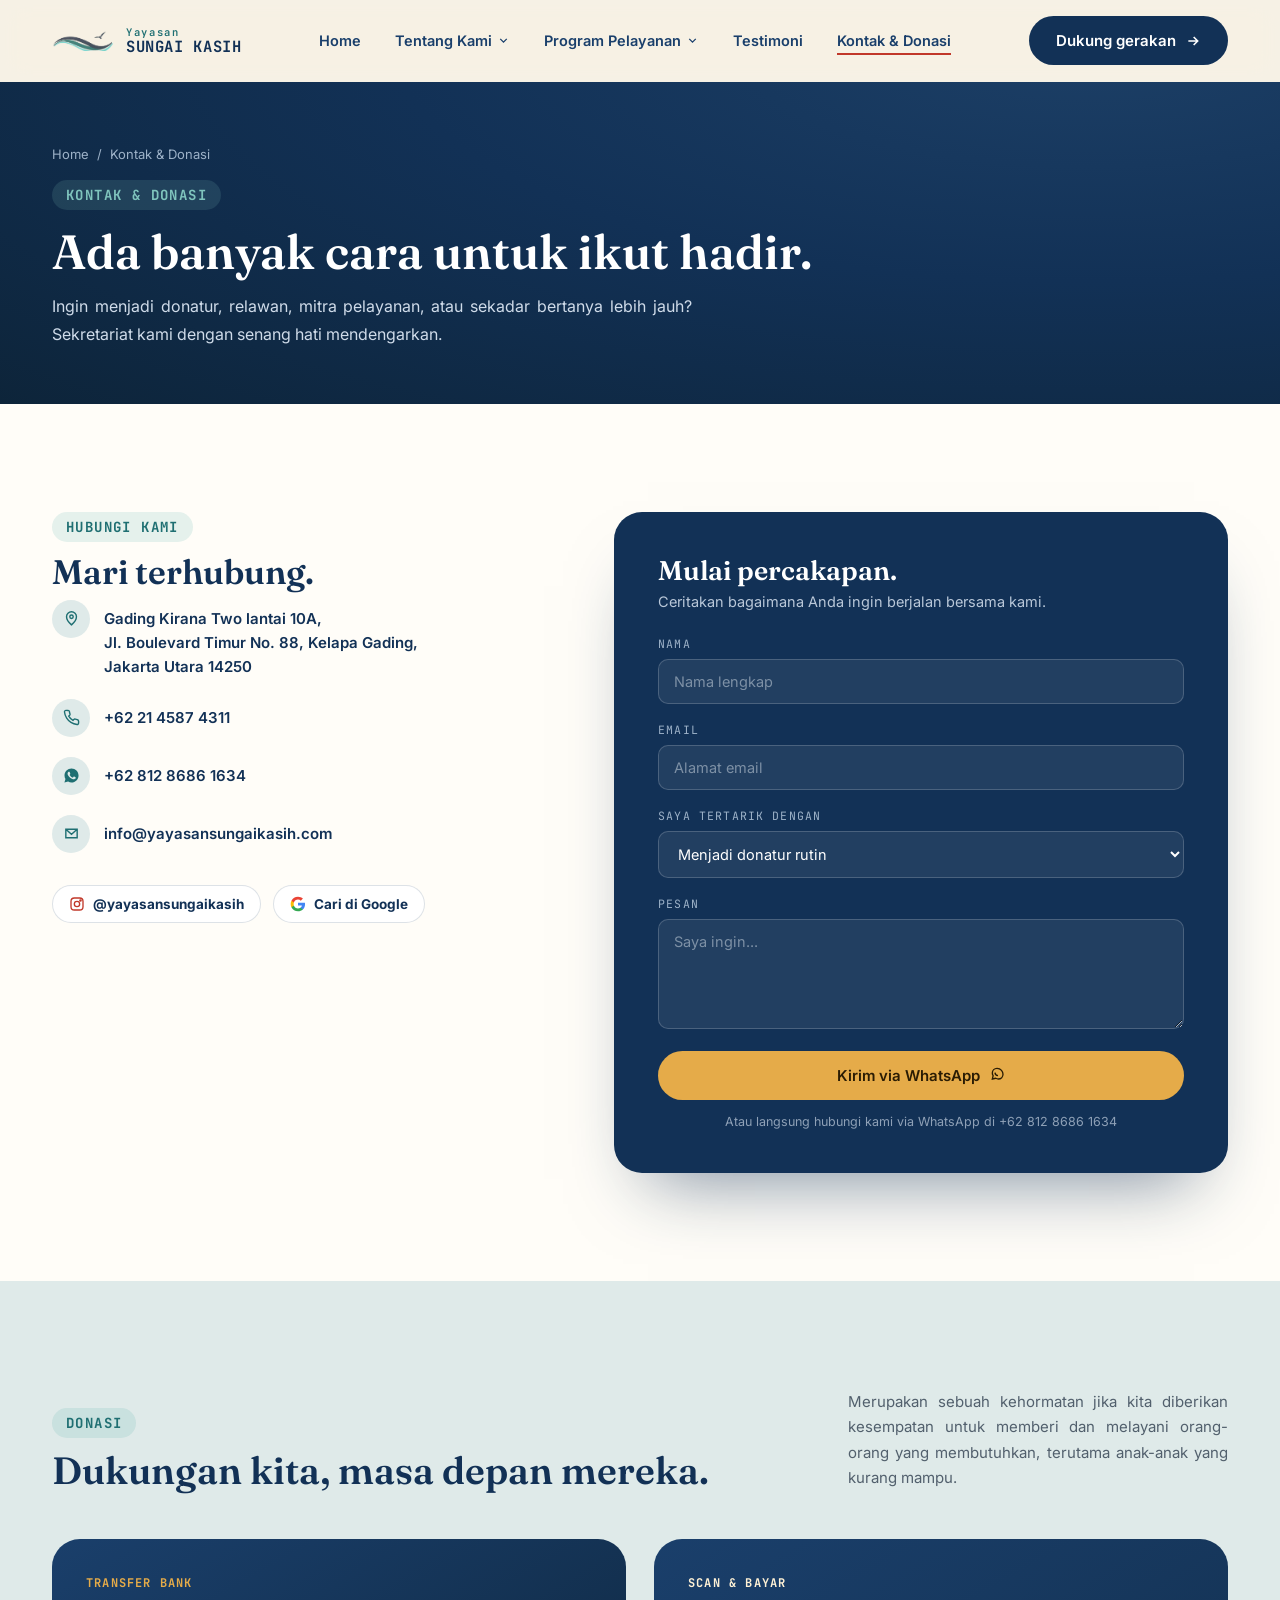
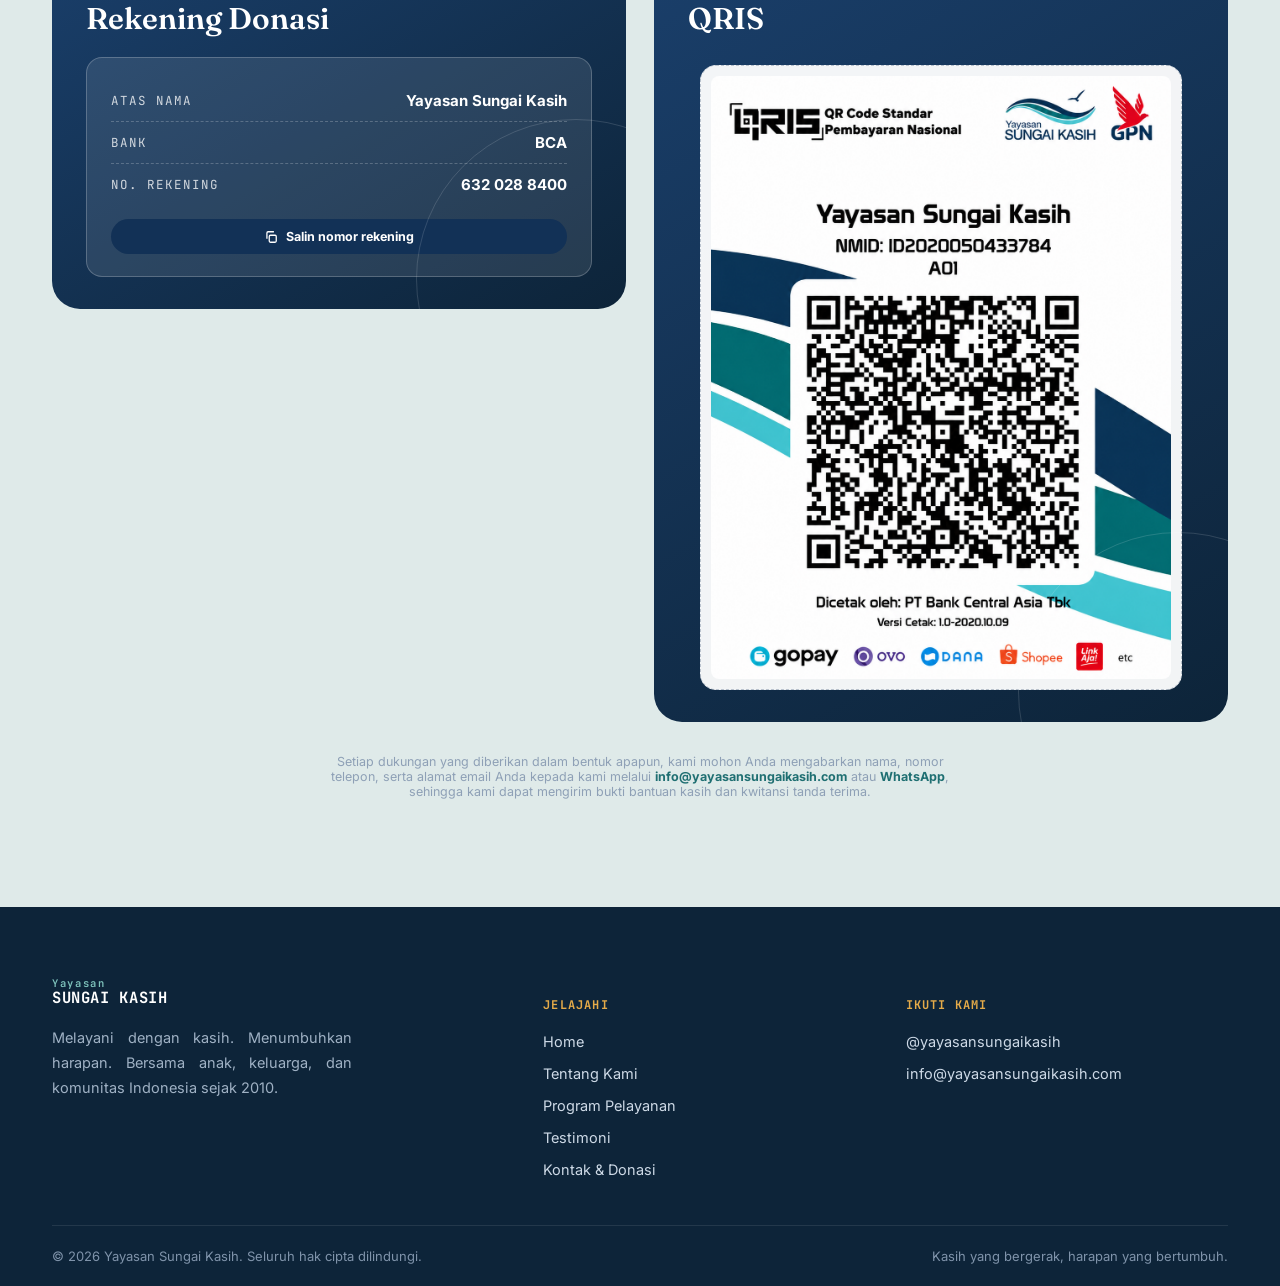
<file: kontak.html>
<!DOCTYPE html>
<html lang="id">
<head>
<meta charset="UTF-8" />
<meta name="viewport" content="width=device-width, initial-scale=1.0" />
<title>Kontak &amp; Donasi: Yayasan Sungai Kasih</title>
<meta name="description" content="Hubungi Yayasan Sungai Kasih atau salurkan donasi Anda melalui transfer bank maupun QRIS." />
<meta name="theme-color" content="#123156" />
<link rel="shortcut icon" href="/favicon.ico" />
<link rel="icon" href="assets/img/favicon-32.png" sizes="32x32" />
<link rel="icon" href="assets/img/favicon-192.png" sizes="192x192" />
<link rel="apple-touch-icon" href="assets/img/apple-touch-icon.png" />
<link rel="preconnect" href="https://fonts.googleapis.com">
<link rel="preconnect" href="https://fonts.gstatic.com" crossorigin>
<link href="https://fonts.googleapis.com/css2?family=Fraunces:opsz,wght@9..144,500;9..144,600;9..144,700&family=Inter:wght@400;500;600;700;800&family=JetBrains+Mono:wght@500;700&display=swap" rel="stylesheet">
<link rel="stylesheet" href="css/style.css" />
</head>
<body>

<!-- ============ Header ============ -->
<header class="site-header" id="siteHeader">
  <div class="container">
    <a href="index.html" class="brand" aria-label="Beranda Yayasan Sungai Kasih">
      <img src="assets/img/logo-mark.png" width="64" height="21" alt="" />
      <span class="brand-word"><span class="l1">Yayasan</span><span class="l2">SUNGAI KASIH</span></span>
    </a>

    <nav class="nav-desktop" aria-label="Navigasi utama">
      <a href="index.html">Home</a>
      <div class="nav-dropdown">
        <button class="nav-dropdown-trigger">Tentang Kami <svg class="chev" viewBox="0 0 24 24" fill="none" stroke="currentColor" stroke-width="2.4"><path d="M6 9l6 6 6-6"/></svg></button>
        <div class="nav-dropdown-menu">
          <a href="tentang-kami.html#sejarah">Sejarah</a>
          <a href="tentang-kami.html#visi-misi">Visi &amp; Misi</a>
        </div>
      </div>
      <div class="nav-dropdown">
        <button class="nav-dropdown-trigger">Program Pelayanan <svg class="chev" viewBox="0 0 24 24" fill="none" stroke="currentColor" stroke-width="2.4"><path d="M6 9l6 6 6-6"/></svg></button>
        <div class="nav-dropdown-menu">
          <a href="program.html#rumah-kasih">Rumah Kasih</a>
          <a href="program.html#rumah-ceria">Rumah Ceria</a>
          <a href="misi-kemanusiaan.html">Misi Kemanusiaan</a>
        </div>
      </div>
      <a href="testimoni.html">Testimoni</a>
      <a href="kontak.html" class="is-active">Kontak &amp; Donasi</a>
    </nav>

    <div class="header-actions">
      <a href="kontak.html#donasi" class="btn btn-navy desktop-only">
        Dukung gerakan
        <svg viewBox="0 0 24 24" fill="none" stroke="currentColor" stroke-width="2.4"><path d="M5 12h14M13 6l6 6-6 6"/></svg>
      </a>
      <button class="hamburger" id="hamburger" aria-label="Buka menu" aria-expanded="false">
        <span></span><span></span><span></span>
      </button>
    </div>
  </div>

  <nav class="mobile-nav" id="mobileNav" aria-label="Navigasi mobile">
    <a href="index.html">Home</a>
    <div class="mobile-accordion">
      <button class="mobile-accordion-trigger">Tentang Kami <svg viewBox="0 0 24 24" fill="none" stroke="currentColor" stroke-width="2.4"><path d="M6 9l6 6 6-6"/></svg></button>
      <div class="mobile-accordion-panel">
        <a href="tentang-kami.html#sejarah">Sejarah</a>
        <a href="tentang-kami.html#visi-misi">Visi &amp; Misi</a>
      </div>
    </div>
    <div class="mobile-accordion">
      <button class="mobile-accordion-trigger">Program Pelayanan <svg viewBox="0 0 24 24" fill="none" stroke="currentColor" stroke-width="2.4"><path d="M6 9l6 6 6-6"/></svg></button>
      <div class="mobile-accordion-panel">
        <a href="program.html#rumah-kasih">Rumah Kasih</a>
        <a href="program.html#rumah-ceria">Rumah Ceria</a>
        <a href="misi-kemanusiaan.html">Misi Kemanusiaan</a>
      </div>
    </div>
    <a href="testimoni.html">Testimoni</a>
    <a href="kontak.html">Kontak &amp; Donasi</a>
    <a href="kontak.html#donasi" class="btn btn-navy btn-block">Dukung gerakan</a>
  </nav>
</header>

<main id="top">

  <section class="page-hero">
    <div class="container">
      <div class="page-hero-crumbs"><a href="index.html">Home</a> / <span>Kontak &amp; Donasi</span></div>
      <span class="kicker kicker-on-dark">Kontak &amp; Donasi</span>
      <h1>Ada banyak cara untuk ikut hadir.</h1>
      <p>Ingin menjadi donatur, relawan, mitra pelayanan, atau sekadar bertanya lebih jauh? Sekretariat kami dengan senang hati mendengarkan.</p>
    </div>
  </section>

  <!-- ============ Kontak ============ -->
  <section class="section on-paper">
    <div class="container contact-grid">
      <div class="contact-copy" data-reveal>
        <span class="kicker">Hubungi Kami</span>
        <h2>Mari terhubung.</h2>

        <ul class="contact-list">
          <li>
            <span class="icon"><svg viewBox="0 0 24 24" fill="none" stroke="currentColor" stroke-width="2"><path d="M12 21s-7-6.1-7-11.5A7 7 0 0119 9.5C19 14.9 12 21 12 21z"/><circle cx="12" cy="9.5" r="2.4"/></svg></span>
            <a class="addr" href="https://www.google.com/maps/dir/?api=1&destination=Kirana+Two+Office+Tower%2C+Jl.+Boulevard+Timur+No.+88%2C+Kelapa+Gading%2C+Jakarta+Utara" target="_blank" rel="noopener">Gading Kirana Two lantai 10A,<br>Jl. Boulevard Timur No. 88, Kelapa Gading,<br>Jakarta Utara 14250</a>
          </li>
          <li>
            <span class="icon"><svg viewBox="0 0 24 24" fill="none" stroke="currentColor" stroke-width="2"><path d="M22 16.9v3a2 2 0 01-2.2 2 19.8 19.8 0 01-8.6-3 19.5 19.5 0 01-6-6A19.8 19.8 0 012.1 4.2 2 2 0 014.1 2h3a2 2 0 012 1.7c.1 1 .3 2 .7 3a2 2 0 01-.4 2.1L8.1 10a16 16 0 006 6l1.2-1.2a2 2 0 012.1-.4c1 .4 2 .6 3 .7a2 2 0 011.6 2z"/></svg></span>
            <a href="tel:+622145874311">+62 21 4587 4311</a>
          </li>
          <li>
            <span class="icon icon-wa"><svg viewBox="0 0 24 24" fill="currentColor"><path d="M12.04 2C6.58 2 2.13 6.45 2.13 11.91c0 1.85.5 3.58 1.36 5.07L2 22l5.2-1.36a9.9 9.9 0 004.84 1.24h.01c5.46 0 9.9-4.45 9.9-9.91C21.96 6.45 17.5 2 12.04 2zm5.8 14.02c-.24.68-1.4 1.3-1.93 1.38-.5.08-1.12.11-1.8-.11a15.6 15.6 0 01-1.62-.6c-2.85-1.23-4.7-4.1-4.85-4.29-.14-.19-1.16-1.54-1.16-2.94s.73-2.09.99-2.37c.26-.29.56-.36.75-.36h.53c.17 0 .4-.06.62.48.24.58.8 2 .87 2.15.07.14.12.31.02.5-.1.19-.15.31-.29.48-.14.17-.3.37-.43.5-.14.14-.29.29-.12.57.17.29.75 1.24 1.62 2.01 1.11.99 2.05 1.3 2.33 1.44.29.14.46.12.62-.08.17-.19.72-.84.91-1.13.19-.29.38-.24.63-.14.26.1 1.65.78 1.93.92.29.14.48.22.55.34.07.12.07.7-.17 1.38z"/></svg></span>
            <a href="https://wa.me/6281286861634" target="_blank" rel="noopener">+62 812 8686 1634</a>
          </li>
          <li>
            <span class="icon"><svg viewBox="0 0 24 24" fill="none" stroke="currentColor" stroke-width="2"><path d="M4 4h16v16H4z" stroke="none"/><path d="M4 6l8 7 8-7M4 18V6h16v12H4z"/></svg></span>
            <a href="mailto:info@yayasansungaikasih.com">info@yayasansungaikasih.com</a>
          </li>
        </ul>

        <div class="social-row">
          <a href="https://www.instagram.com/yayasansungaikasih" target="_blank" rel="noopener">
            <svg viewBox="0 0 24 24" fill="none" stroke="currentColor" stroke-width="2"><rect x="3" y="3" width="18" height="18" rx="5"/><circle cx="12" cy="12" r="4"/><circle cx="17.2" cy="6.8" r="1"/></svg>
            @yayasansungaikasih
          </a>
          <a href="https://www.google.com/search?q=yayasan+sungai+kasih" target="_blank" rel="noopener">
            <svg viewBox="0 0 24 24" width="16" height="16"><path fill="#4285F4" d="M22.56 12.25c0-.78-.07-1.53-.2-2.25H12v4.26h5.92a5.07 5.07 0 01-2.2 3.32v2.77h3.57c2.08-1.92 3.28-4.74 3.28-8.1z"/><path fill="#34A853" d="M12 23c2.97 0 5.46-.98 7.28-2.66l-3.57-2.77c-.99.66-2.25 1.06-3.71 1.06-2.86 0-5.29-1.93-6.16-4.53H2.18v2.85A10.99 10.99 0 0012 23z"/><path fill="#FBBC05" d="M5.84 14.09A6.6 6.6 0 015.5 12c0-.73.13-1.43.34-2.09V7.06H2.18A10.99 10.99 0 001 12c0 1.77.42 3.45 1.18 4.94l3.66-2.85z"/><path fill="#EA4335" d="M12 5.38c1.62 0 3.06.56 4.21 1.64l3.15-3.15C17.45 2.09 14.97 1 12 1a10.99 10.99 0 00-9.82 6.06l3.66 2.85c.87-2.6 3.3-4.53 6.16-4.53z"/></svg>
            Cari di Google
          </a>
        </div>
      </div>

      <div class="contact-card" data-reveal>
        <h3>Mulai percakapan.</h3>
        <p>Ceritakan bagaimana Anda ingin berjalan bersama kami.</p>

        <div class="form-success" id="formSuccess">
          <svg viewBox="0 0 24 24" fill="none" stroke="currentColor" stroke-width="2.4"><path d="M20 6L9 17l-5-5"/></svg>
          Terima kasih! Kami membuka WhatsApp dengan pesan Anda yang sudah terisi, tinggal tekan kirim di sana.
        </div>

        <form id="contactForm" novalidate>
          <div class="form-field">
            <label for="nama">Nama</label>
            <input id="nama" name="nama" type="text" placeholder="Nama lengkap" required />
          </div>
          <div class="form-field">
            <label for="email">Email</label>
            <input id="email" name="email" type="email" placeholder="Alamat email" required />
          </div>
          <div class="form-field">
            <label for="topik">Saya tertarik dengan</label>
            <select id="topik" name="topik">
              <option>Menjadi donatur rutin</option>
              <option>Mendukung respons bencana &amp; kemanusiaan</option>
              <option>Mendukung program pendidikan anak</option>
              <option>Menjadi relawan</option>
              <option>Kemitraan / lainnya</option>
            </select>
          </div>
          <div class="form-field">
            <label for="pesan">Pesan</label>
            <textarea id="pesan" name="pesan" placeholder="Saya ingin..." required></textarea>
          </div>
          <button type="submit" class="btn btn-gold btn-block">
            Kirim via WhatsApp
            <svg viewBox="0 0 24 24" fill="none" stroke="currentColor" stroke-width="2"><path d="M12 2C8 2 5 5 5 9c0 1.5.4 2.9 1.2 4.1L5 18l5.1-1.1c1.2.7 2.5 1.1 3.9 1.1 4 0 7-3 7-7s-3-9-9-9z"/><path d="M9 8.5c.2 2.5 2 4.3 4.5 4.5"/></svg>
          </button>
          <p class="form-note">Atau langsung hubungi kami via WhatsApp di +62 812 8686 1634</p>
        </form>
      </div>
    </div>
  </section>

  <!-- ============ Donasi ============ -->
  <section class="section on-mist" id="donasi">
    <div class="container">
      <div class="section-head">
        <div>
          <span class="kicker">Donasi</span>
          <h2>Dukungan kita, masa depan mereka.</h2>
        </div>
        <p class="lede">Merupakan sebuah kehormatan jika kita diberikan kesempatan untuk memberi dan melayani orang-orang yang membutuhkan, terutama anak-anak yang kurang mampu.</p>
      </div>

      <div class="program-grid" data-reveal-group>
        <article class="program-card navy" style="--i:0">
          <div class="ring" aria-hidden="true"></div>
          <span class="program-tag">Transfer Bank</span>
          <h3>Rekening Donasi</h3>
          <div class="donate-box" style="margin-top:8px">
            <div class="donate-row"><span class="label">Atas nama</span><span class="value">Yayasan Sungai Kasih</span></div>
            <div class="donate-row"><span class="label">Bank</span><span class="value">BCA</span></div>
            <div class="donate-row"><span class="label">No. rekening</span><span class="value">632 028 8400</span></div>
            <button class="donate-copy-btn" style="width:100%; margin-top:14px; justify-content:center">
              <svg viewBox="0 0 24 24" fill="none" stroke="currentColor" stroke-width="2.2"><rect x="9" y="9" width="12" height="12" rx="2"/><path d="M5 15V5a2 2 0 012-2h10"/></svg>
              Salin nomor rekening
            </button>
          </div>
        </article>

        <article class="program-card teal" style="--i:1">
          <div class="ring" aria-hidden="true"></div>
          <span class="program-tag">Scan &amp; Bayar</span>
          <h3>QRIS</h3>
          <div class="qris-box" style="background:rgba(255,255,255,.95); margin:16px auto 0; padding:10px; width:fit-content; max-width:100%;">
            <img src="assets/img/qris.png" alt="QRIS Yayasan Sungai Kasih — QR Code Standar Pembayaran Nasional, scan untuk donasi" style="width:100%; max-width:460px; height:auto; border-radius:8px; display:block; margin:0 auto;" loading="lazy" />
          </div>
        </article>
      </div>

      <p class="form-note" style="margin:32px auto 0; max-width:640px; text-align:center;">
        Setiap dukungan yang diberikan dalam bentuk apapun, kami mohon Anda mengabarkan nama, nomor telepon, serta alamat email Anda kepada kami melalui
        <a href="mailto:info@yayasansungaikasih.com" style="color:var(--teal-700); font-weight:700;">info@yayasansungaikasih.com</a>
        atau <a href="https://wa.me/6281286861634" target="_blank" rel="noopener" style="color:var(--teal-700); font-weight:700;">WhatsApp</a>, sehingga kami dapat mengirim bukti bantuan kasih dan kwitansi tanda terima.
      </p>
    </div>
  </section>

</main>

<!-- ============ Footer ============ -->
<footer class="site-footer">
  <div class="container">
    <div class="footer-grid">
      <div class="footer-brand">
        <a href="index.html" class="brand">
          <span class="brand-word"><span class="l1">Yayasan</span><span class="l2">SUNGAI KASIH</span></span>
        </a>
        <p>Melayani dengan kasih. Menumbuhkan harapan. Bersama anak, keluarga, dan komunitas Indonesia sejak 2010.</p>
      </div>
      <div class="footer-col">
        <h5>Jelajahi</h5>
        <ul>
          <li><a href="index.html">Home</a></li>
          <li><a href="tentang-kami.html">Tentang Kami</a></li>
          <li><a href="program.html">Program Pelayanan</a></li>
          <li><a href="testimoni.html">Testimoni</a></li>
          <li><a href="kontak.html">Kontak &amp; Donasi</a></li>
        </ul>
      </div>
      <div class="footer-col">
        <h5>Ikuti kami</h5>
        <ul>
          <li><a href="https://www.instagram.com/yayasansungaikasih" target="_blank" rel="noopener">@yayasansungaikasih</a></li>
          <li><a href="mailto:info@yayasansungaikasih.com">info@yayasansungaikasih.com</a></li>
        </ul>
      </div>
    </div>
    <div class="footer-bottom">
      <span>© <span id="year">2026</span> Yayasan Sungai Kasih. Seluruh hak cipta dilindungi.</span>
      <span>Kasih yang bergerak, harapan yang bertumbuh.</span>
    </div>
  </div>
</footer>

<a class="fab-wa" id="fabWa" href="https://wa.me/6281286861634" target="_blank" rel="noopener" aria-label="Chat via WhatsApp">
  <svg viewBox="0 0 24 24" fill="currentColor"><path d="M12.04 2C6.58 2 2.13 6.45 2.13 11.91c0 1.85.5 3.58 1.36 5.07L2 22l5.2-1.36a9.9 9.9 0 004.84 1.24h.01c5.46 0 9.9-4.45 9.9-9.91C21.96 6.45 17.5 2 12.04 2zm5.8 14.02c-.24.68-1.4 1.3-1.93 1.38-.5.08-1.12.11-1.8-.11a15.6 15.6 0 01-1.62-.6c-2.85-1.23-4.7-4.1-4.85-4.29-.14-.19-1.16-1.54-1.16-2.94s.73-2.09.99-2.37c.26-.29.56-.36.75-.36h.53c.17 0 .4-.06.62.48.24.58.8 2 .87 2.15.07.14.12.31.02.5-.1.19-.15.31-.29.48-.14.17-.3.37-.43.5-.14.14-.29.29-.12.57.17.29.75 1.24 1.62 2.01 1.11.99 2.05 1.3 2.33 1.44.29.14.46.12.62-.08.17-.19.72-.84.91-1.13.19-.29.38-.24.63-.14.26.1 1.65.78 1.93.92.29.14.48.22.55.34.07.12.07.7-.17 1.38z"/></svg>
</a>
<button class="fab-top" id="fabTop" aria-label="Kembali ke atas">
  <svg viewBox="0 0 24 24" fill="none" stroke="currentColor" stroke-width="2.6"><path d="M12 19V5M5 12l7-7 7 7"/></svg>
</button>

<script src="js/main.js"></script>
</body>
</html>
</file>
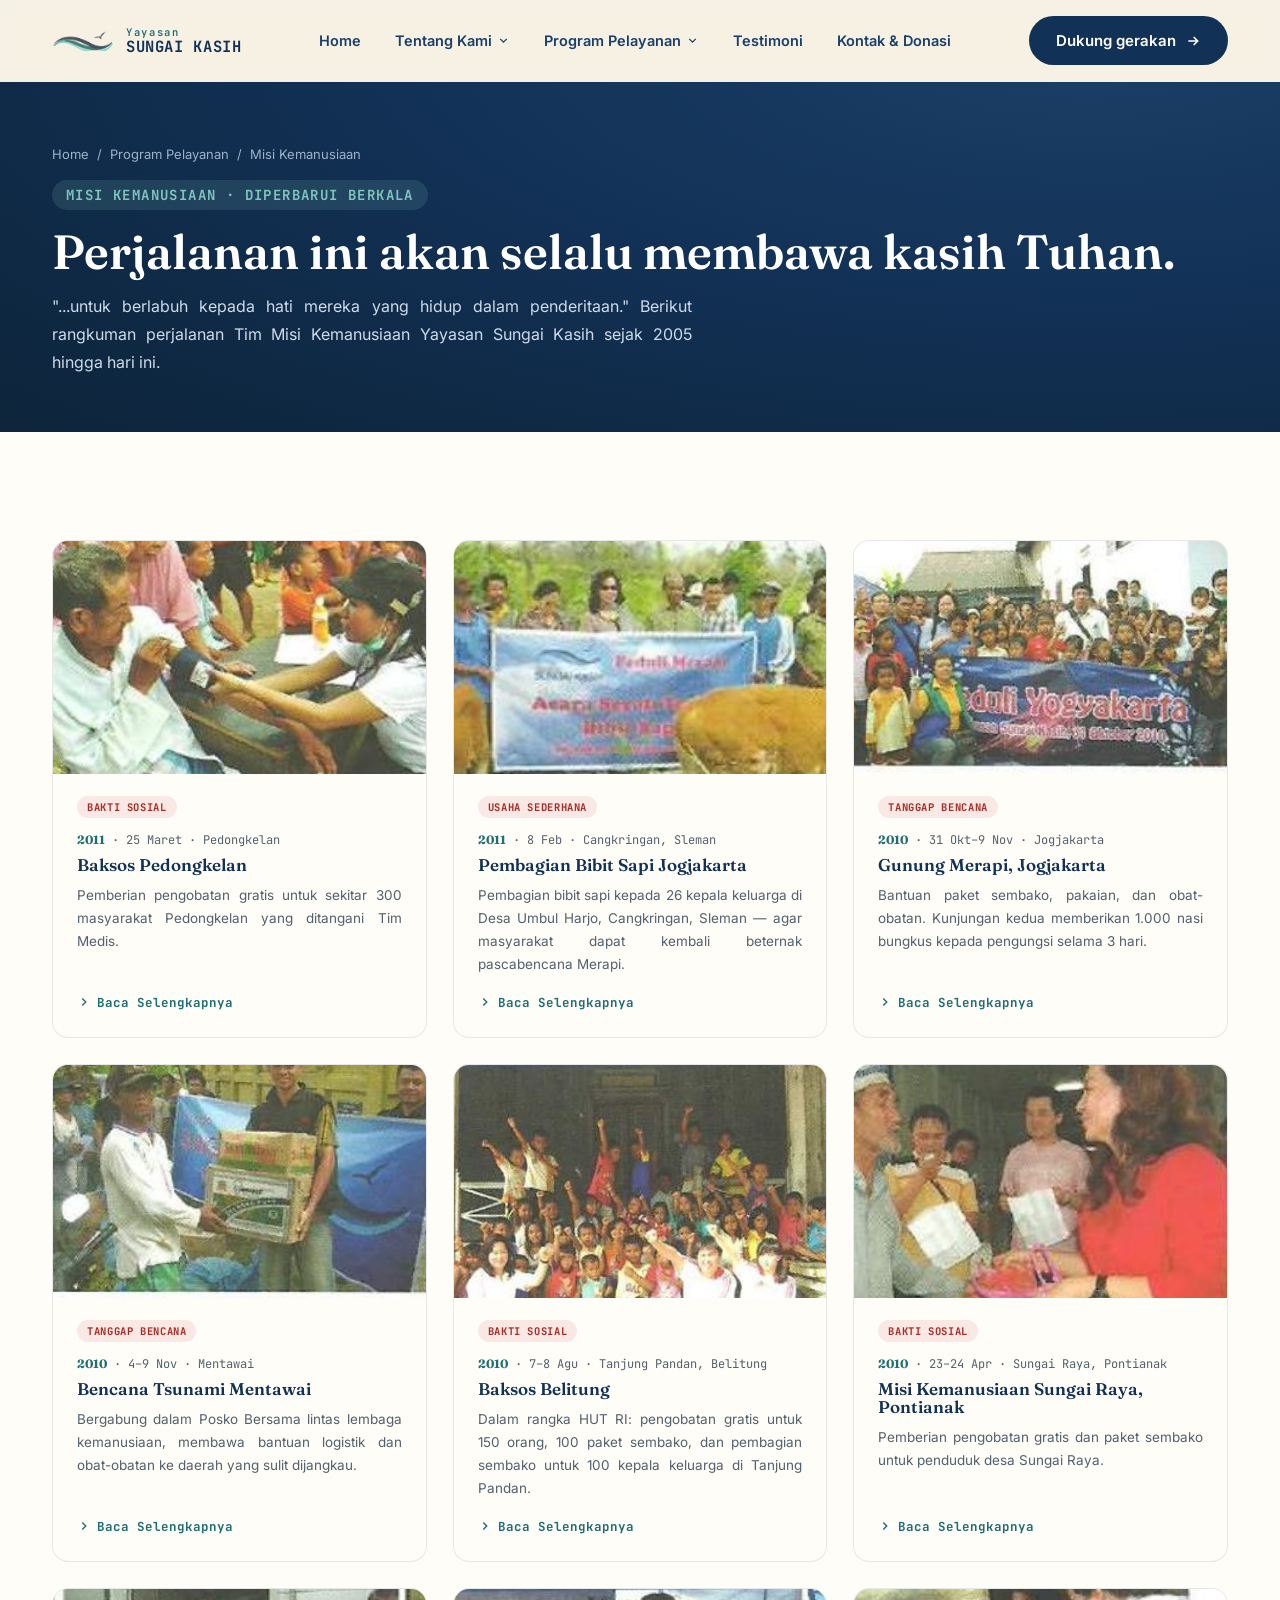
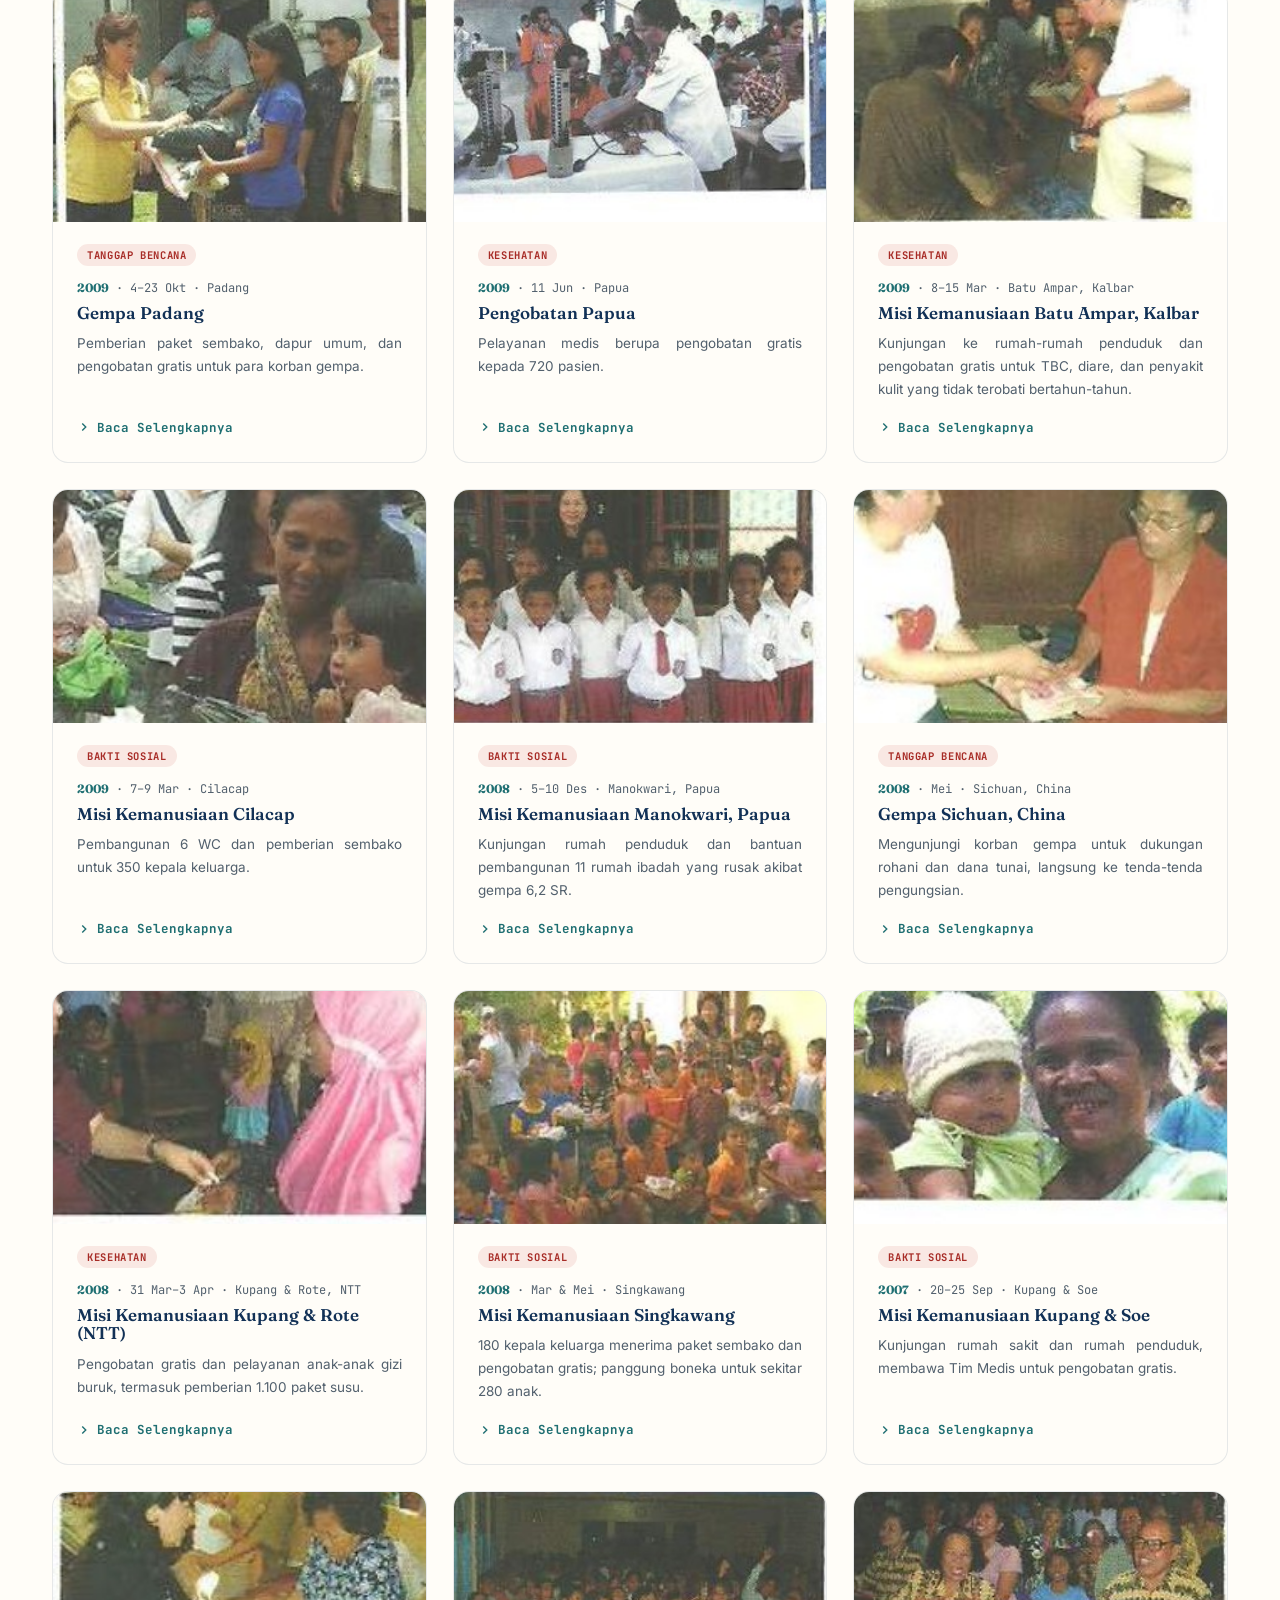
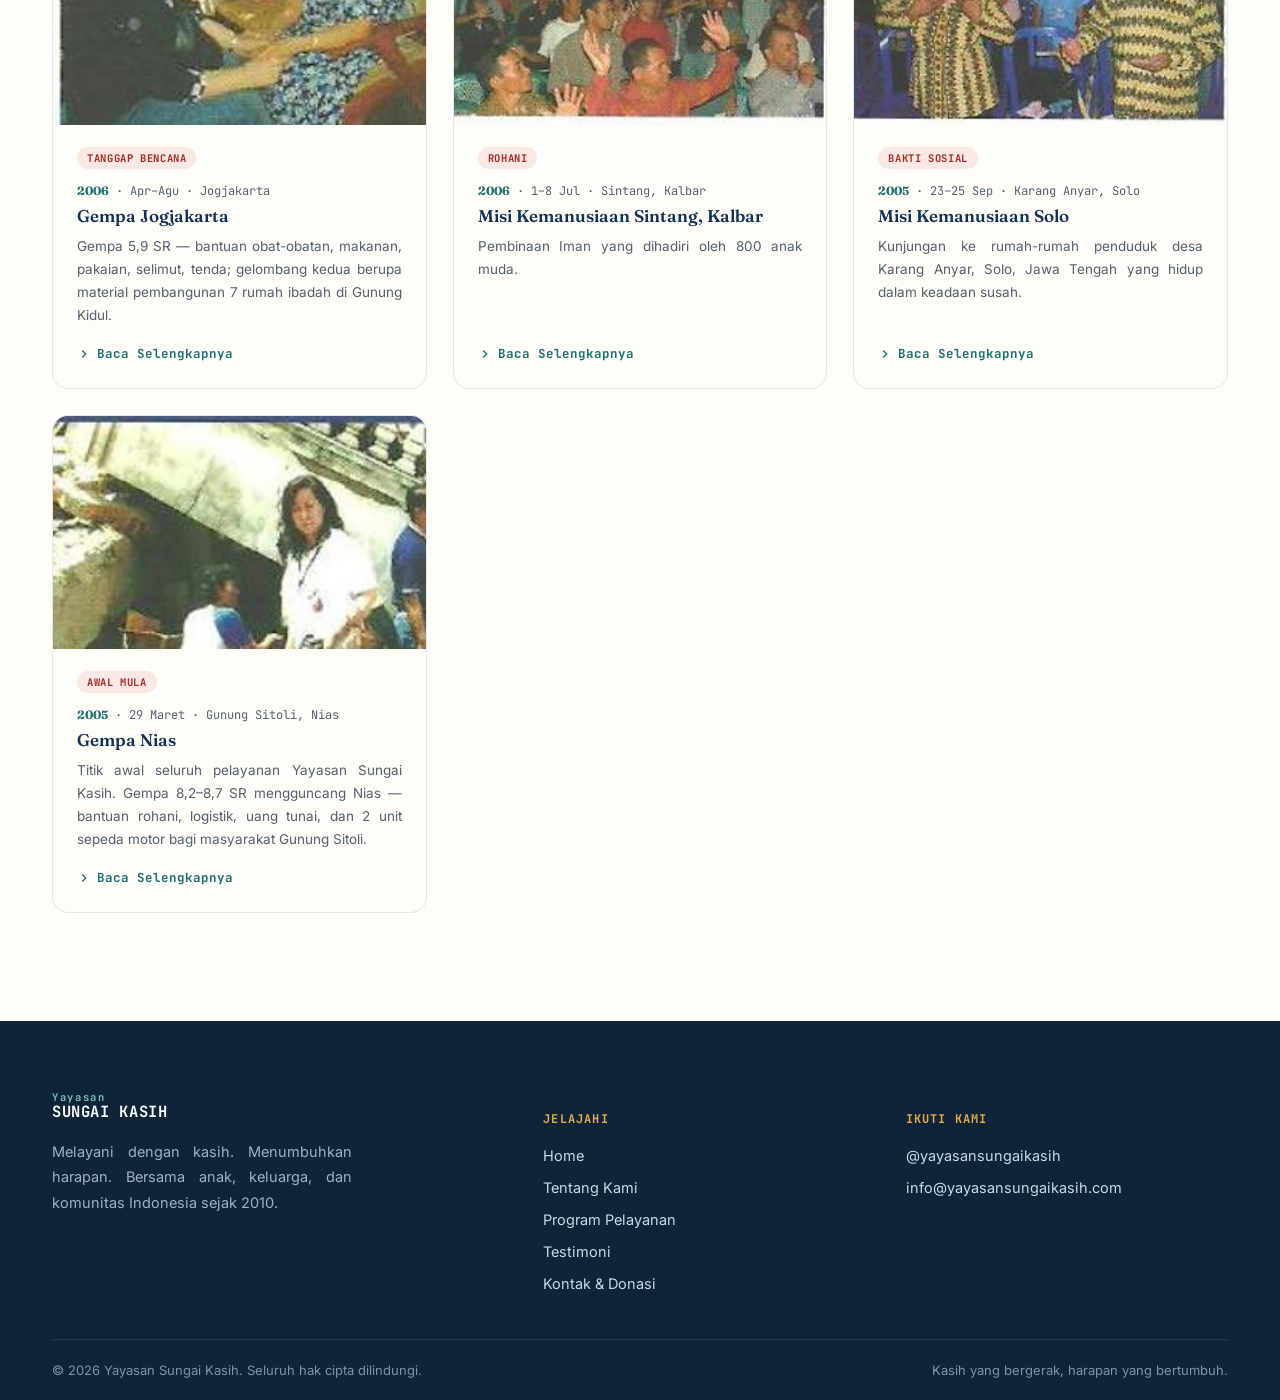
<file: misi-kemanusiaan.html>
<!DOCTYPE html>
<html lang="id">
<head>
<meta charset="UTF-8" />
<meta name="viewport" content="width=device-width, initial-scale=1.0" />
<title>Misi Kemanusiaan: Yayasan Sungai Kasih</title>
<meta name="description" content="Riwayat lengkap Misi Kemanusiaan Yayasan Sungai Kasih sejak 2005 — respons tanggap bencana di seluruh Indonesia." />
<meta name="theme-color" content="#123156" />
<link rel="shortcut icon" href="/favicon.ico" />
<link rel="icon" href="assets/img/favicon-32.png" sizes="32x32" />
<link rel="icon" href="assets/img/favicon-192.png" sizes="192x192" />
<link rel="apple-touch-icon" href="assets/img/apple-touch-icon.png" />
<link rel="preconnect" href="https://fonts.googleapis.com">
<link rel="preconnect" href="https://fonts.gstatic.com" crossorigin>
<link href="https://fonts.googleapis.com/css2?family=Fraunces:opsz,wght@9..144,500;9..144,600;9..144,700&family=Inter:wght@400;500;600;700;800&family=JetBrains+Mono:wght@500;700&display=swap" rel="stylesheet">
<link rel="stylesheet" href="css/style.css" />
</head>
<body>

<!-- ============ Header ============ -->
<header class="site-header" id="siteHeader">
  <div class="container">
    <a href="index.html" class="brand" aria-label="Beranda Yayasan Sungai Kasih">
      <img src="assets/img/logo-mark.png" width="64" height="21" alt="" />
      <span class="brand-word"><span class="l1">Yayasan</span><span class="l2">SUNGAI KASIH</span></span>
    </a>

    <nav class="nav-desktop" aria-label="Navigasi utama">
      <a href="index.html">Home</a>
      <div class="nav-dropdown">
        <button class="nav-dropdown-trigger">Tentang Kami <svg class="chev" viewBox="0 0 24 24" fill="none" stroke="currentColor" stroke-width="2.4"><path d="M6 9l6 6 6-6"/></svg></button>
        <div class="nav-dropdown-menu">
          <a href="tentang-kami.html#sejarah">Sejarah</a>
          <a href="tentang-kami.html#visi-misi">Visi &amp; Misi</a>
        </div>
      </div>
      <div class="nav-dropdown">
        <button class="nav-dropdown-trigger">Program Pelayanan <svg class="chev" viewBox="0 0 24 24" fill="none" stroke="currentColor" stroke-width="2.4"><path d="M6 9l6 6 6-6"/></svg></button>
        <div class="nav-dropdown-menu">
          <a href="program.html#rumah-kasih">Rumah Kasih</a>
          <a href="program.html#rumah-ceria">Rumah Ceria</a>
          <a href="misi-kemanusiaan.html">Misi Kemanusiaan</a>
        </div>
      </div>
      <a href="testimoni.html">Testimoni</a>
      <a href="kontak.html">Kontak &amp; Donasi</a>
    </nav>

    <div class="header-actions">
      <a href="kontak.html" class="btn btn-navy desktop-only">
        Dukung gerakan
        <svg viewBox="0 0 24 24" fill="none" stroke="currentColor" stroke-width="2.4"><path d="M5 12h14M13 6l6 6-6 6"/></svg>
      </a>
      <button class="hamburger" id="hamburger" aria-label="Buka menu" aria-expanded="false">
        <span></span><span></span><span></span>
      </button>
    </div>
  </div>

  <nav class="mobile-nav" id="mobileNav" aria-label="Navigasi mobile">
    <a href="index.html">Home</a>
    <div class="mobile-accordion">
      <button class="mobile-accordion-trigger">Tentang Kami <svg viewBox="0 0 24 24" fill="none" stroke="currentColor" stroke-width="2.4"><path d="M6 9l6 6 6-6"/></svg></button>
      <div class="mobile-accordion-panel">
        <a href="tentang-kami.html#sejarah">Sejarah</a>
        <a href="tentang-kami.html#visi-misi">Visi &amp; Misi</a>
      </div>
    </div>
    <div class="mobile-accordion">
      <button class="mobile-accordion-trigger">Program Pelayanan <svg viewBox="0 0 24 24" fill="none" stroke="currentColor" stroke-width="2.4"><path d="M6 9l6 6 6-6"/></svg></button>
      <div class="mobile-accordion-panel">
        <a href="program.html#rumah-kasih">Rumah Kasih</a>
        <a href="program.html#rumah-ceria">Rumah Ceria</a>
        <a href="misi-kemanusiaan.html">Misi Kemanusiaan</a>
      </div>
    </div>
    <a href="testimoni.html">Testimoni</a>
    <a href="kontak.html">Kontak &amp; Donasi</a>
    <a href="kontak.html" class="btn btn-navy btn-block">Dukung gerakan</a>
  </nav>
</header>

<main id="top">

  <section class="page-hero">
    <div class="container">
      <div class="page-hero-crumbs"><a href="index.html">Home</a> / <a href="program.html">Program Pelayanan</a> / <span>Misi Kemanusiaan</span></div>
      <span class="kicker kicker-on-dark">Misi Kemanusiaan · Diperbarui berkala</span>
      <h1>Perjalanan ini akan selalu membawa kasih Tuhan.</h1>
      <p>"...untuk berlabuh kepada hati mereka yang hidup dalam penderitaan." Berikut rangkuman perjalanan Tim Misi Kemanusiaan Yayasan Sungai Kasih sejak 2005 hingga hari ini.</p>
    </div>
  </section>

  <section class="section on-paper">
    <div class="container">
      <div class="blog-list">

        <article class="blog-card">
          <div class="blog-card-photo"><img src="assets/img/misi/misi-pedongkelan.jpg" alt="Dokumentasi Baksos Pedongkelan" loading="lazy" /></div>
          <div class="blog-card-body">
            <span class="blog-card-tag">Bakti Sosial</span>
            <div class="blog-card-meta"><span class="blog-card-year">2011</span> · 25 Maret · Pedongkelan</div>
            <h3>Baksos Pedongkelan</h3>
            <p>Pemberian pengobatan gratis untuk sekitar 300 masyarakat Pedongkelan yang ditangani Tim Medis.</p>
            <button class="blog-card-more" aria-expanded="false"><svg viewBox="0 0 24 24" fill="none" stroke="currentColor" stroke-width="2.4"><path d="M9 6l6 6-6 6"/></svg>Baca Selengkapnya</button>
          </div>
          <div class="blog-card-detail">
            <div class="blog-card-detail-gallery"><img src="assets/img/misi/misi-pedongkelan.jpg" alt="Dokumentasi kegiatan Baksos Pedongkelan" loading="lazy" /></div>
            <p>Pemberian pengobatan gratis untuk sekitar 300 masyarakat Pedongkelan yang ditangani Tim Medis.</p>
          </div>
        </article>

        <article class="blog-card">
          <div class="blog-card-photo"><img src="assets/img/misi/misi-bibitsapi.jpg" alt="Dokumentasi Pembagian Bibit Sapi Jogjakarta" loading="lazy" /></div>
          <div class="blog-card-body">
            <span class="blog-card-tag">Usaha Sederhana</span>
            <div class="blog-card-meta"><span class="blog-card-year">2011</span> · 8 Feb · Cangkringan, Sleman</div>
            <h3>Pembagian Bibit Sapi Jogjakarta</h3>
            <p>Pembagian bibit sapi kepada 26 kepala keluarga di Desa Umbul Harjo, Cangkringan, Sleman — agar masyarakat dapat kembali beternak pascabencana Merapi.</p>
            <button class="blog-card-more" aria-expanded="false"><svg viewBox="0 0 24 24" fill="none" stroke="currentColor" stroke-width="2.4"><path d="M9 6l6 6-6 6"/></svg>Baca Selengkapnya</button>
          </div>
          <div class="blog-card-detail">
            <div class="blog-card-detail-gallery"><img src="assets/img/misi/misi-bibitsapi.jpg" alt="Dokumentasi Pembagian Bibit Sapi Jogjakarta" loading="lazy" /></div>
            <p>Pembagian bibit sapi kepada 26 kepala keluarga di Desa Umbul Harjo, Cangkringan, Sleman, Yogyakarta, yang diterima langsung oleh Kepala Dusun Karang Kendal, Bapak Marjo Wiyono. Pemberian bibit sapi ini ditujukan agar masyarakat dapat kembali beternak pascabencana Merapi.</p>
          </div>
        </article>

        <article class="blog-card">
          <div class="blog-card-photo"><img src="assets/img/misi/misi-merapi.jpg" alt="Dokumentasi Gunung Merapi, Jogjakarta" loading="lazy" /></div>
          <div class="blog-card-body">
            <span class="blog-card-tag">Tanggap Bencana</span>
            <div class="blog-card-meta"><span class="blog-card-year">2010</span> · 31 Okt–9 Nov · Jogjakarta</div>
            <h3>Gunung Merapi, Jogjakarta</h3>
            <p>Bantuan paket sembako, pakaian, dan obat-obatan. Kunjungan kedua memberikan 1.000 nasi bungkus kepada pengungsi selama 3 hari.</p>
            <button class="blog-card-more" aria-expanded="false"><svg viewBox="0 0 24 24" fill="none" stroke="currentColor" stroke-width="2.4"><path d="M9 6l6 6-6 6"/></svg>Baca Selengkapnya</button>
          </div>
          <div class="blog-card-detail">
            <div class="blog-card-detail-gallery"><img src="assets/img/misi/misi-merapi.jpg" alt="Dokumentasi kegiatan Gunung Merapi, Jogjakarta" loading="lazy" /></div>
            <p>Pemberian bantuan berupa paket sembako, pakaian, dan obat-obatan. Kunjungan kedua pada tanggal 7–9 November 2010, tim memberikan bantuan nasi bungkus kepada 1.000 orang di daerah pengungsian selama 3 hari dan memberikan pakaian dalam untuk mereka.</p>
          </div>
        </article>

        <article class="blog-card">
          <div class="blog-card-photo"><img src="assets/img/misi/misi-mentawai.jpg" alt="Dokumentasi Bencana Tsunami Mentawai" loading="lazy" /></div>
          <div class="blog-card-body">
            <span class="blog-card-tag">Tanggap Bencana</span>
            <div class="blog-card-meta"><span class="blog-card-year">2010</span> · 4–9 Nov · Mentawai</div>
            <h3>Bencana Tsunami Mentawai</h3>
            <p>Bergabung dalam Posko Bersama lintas lembaga kemanusiaan, membawa bantuan logistik dan obat-obatan ke daerah yang sulit dijangkau.</p>
            <button class="blog-card-more" aria-expanded="false"><svg viewBox="0 0 24 24" fill="none" stroke="currentColor" stroke-width="2.4"><path d="M9 6l6 6-6 6"/></svg>Baca Selengkapnya</button>
          </div>
          <div class="blog-card-detail">
            <div class="blog-card-detail-gallery"><img src="assets/img/misi/misi-mentawai.jpg" alt="Dokumentasi kegiatan Bencana Tsunami Mentawai" loading="lazy" /></div>
            <p>Tim misi bergabung bersama beberapa lembaga kemanusiaan lain dalam Posko Bersama, masuk ke daerah-daerah yang sulit dijangkau untuk membawa bantuan logistik, obat-obatan, dan pengobatan gratis. Para korban tidur di tenda-tenda sederhana dengan kondisi yang sangat memprihatinkan.</p>
          </div>
        </article>

        <article class="blog-card">
          <div class="blog-card-photo"><img src="assets/img/misi/misi-belitung.jpg" alt="Dokumentasi Baksos Belitung" loading="lazy" /></div>
          <div class="blog-card-body">
            <span class="blog-card-tag">Bakti Sosial</span>
            <div class="blog-card-meta"><span class="blog-card-year">2010</span> · 7–8 Agu · Tanjung Pandan, Belitung</div>
            <h3>Baksos Belitung</h3>
            <p>Dalam rangka HUT RI: pengobatan gratis untuk 150 orang, 100 paket sembako, dan pembagian sembako untuk 100 kepala keluarga di Tanjung Pandan.</p>
            <button class="blog-card-more" aria-expanded="false"><svg viewBox="0 0 24 24" fill="none" stroke="currentColor" stroke-width="2.4"><path d="M9 6l6 6-6 6"/></svg>Baca Selengkapnya</button>
          </div>
          <div class="blog-card-detail">
            <div class="blog-card-detail-gallery"><img src="assets/img/misi/misi-belitung.jpg" alt="Dokumentasi kegiatan Baksos Belitung" loading="lazy" /></div>
            <p>Baksos yang terlaksana dalam rangka memperingati HUT RI. Selain pengobatan gratis kepada 150 orang, Yayasan Sungai Kasih juga memberikan 100 paket sembako untuk orang-orang tua yang membutuhkan. Pada hari kedua, tim melakukan pengobatan gratis dan pembagian sembako untuk 100 kepala keluarga di kota Tanjung Pandan.</p>
          </div>
        </article>

        <article class="blog-card">
          <div class="blog-card-photo"><img src="assets/img/misi/misi-sungairaya.jpg" alt="Dokumentasi Misi Kemanusiaan Sungai Raya, Pontianak" loading="lazy" /></div>
          <div class="blog-card-body">
            <span class="blog-card-tag">Bakti Sosial</span>
            <div class="blog-card-meta"><span class="blog-card-year">2010</span> · 23–24 Apr · Sungai Raya, Pontianak</div>
            <h3>Misi Kemanusiaan Sungai Raya, Pontianak</h3>
            <p>Pemberian pengobatan gratis dan paket sembako untuk penduduk desa Sungai Raya.</p>
            <button class="blog-card-more" aria-expanded="false"><svg viewBox="0 0 24 24" fill="none" stroke="currentColor" stroke-width="2.4"><path d="M9 6l6 6-6 6"/></svg>Baca Selengkapnya</button>
          </div>
          <div class="blog-card-detail">
            <div class="blog-card-detail-gallery"><img src="assets/img/misi/misi-sungairaya.jpg" alt="Dokumentasi kegiatan Misi Kemanusiaan Sungai Raya" loading="lazy" /></div>
            <p>Pemberian pengobatan gratis dan paket sembako untuk penduduk desa Sungai Raya.</p>
          </div>
        </article>

        <article class="blog-card">
          <div class="blog-card-photo"><img src="assets/img/misi/misi-padang.jpg" alt="Dokumentasi Gempa Padang" loading="lazy" /></div>
          <div class="blog-card-body">
            <span class="blog-card-tag">Tanggap Bencana</span>
            <div class="blog-card-meta"><span class="blog-card-year">2009</span> · 4–23 Okt · Padang</div>
            <h3>Gempa Padang</h3>
            <p>Pemberian paket sembako, dapur umum, dan pengobatan gratis untuk para korban gempa.</p>
            <button class="blog-card-more" aria-expanded="false"><svg viewBox="0 0 24 24" fill="none" stroke="currentColor" stroke-width="2.4"><path d="M9 6l6 6-6 6"/></svg>Baca Selengkapnya</button>
          </div>
          <div class="blog-card-detail">
            <div class="blog-card-detail-gallery"><img src="assets/img/misi/misi-padang.jpg" alt="Dokumentasi kegiatan Gempa Padang" loading="lazy" /></div>
            <p>Tim misi terjun untuk memberikan paket sembako, memenuhi kebutuhan dapur umum, dan pengobatan gratis untuk para korban gempa 4–8 Oktober 2009 dan 23 Oktober 2009.</p>
          </div>
        </article>

        <article class="blog-card">
          <div class="blog-card-photo"><img src="assets/img/misi/misi-papua.jpg" alt="Dokumentasi Pengobatan Papua" loading="lazy" /></div>
          <div class="blog-card-body">
            <span class="blog-card-tag">Kesehatan</span>
            <div class="blog-card-meta"><span class="blog-card-year">2009</span> · 11 Jun · Papua</div>
            <h3>Pengobatan Papua</h3>
            <p>Pelayanan medis berupa pengobatan gratis kepada 720 pasien.</p>
            <button class="blog-card-more" aria-expanded="false"><svg viewBox="0 0 24 24" fill="none" stroke="currentColor" stroke-width="2.4"><path d="M9 6l6 6-6 6"/></svg>Baca Selengkapnya</button>
          </div>
          <div class="blog-card-detail">
            <div class="blog-card-detail-gallery"><img src="assets/img/misi/misi-papua.jpg" alt="Dokumentasi kegiatan Pengobatan Papua" loading="lazy" /></div>
            <p>Kunjungan ke Papua untuk memberikan pelayanan medis berupa pengobatan gratis kepada 720 pasien di daerah tersebut.</p>
          </div>
        </article>

        <article class="blog-card">
          <div class="blog-card-photo"><img src="assets/img/misi/misi-batuampar.jpg" alt="Dokumentasi Misi Kemanusiaan Batu Ampar, Kalbar" loading="lazy" /></div>
          <div class="blog-card-body">
            <span class="blog-card-tag">Kesehatan</span>
            <div class="blog-card-meta"><span class="blog-card-year">2009</span> · 8–15 Mar · Batu Ampar, Kalbar</div>
            <h3>Misi Kemanusiaan Batu Ampar, Kalbar</h3>
            <p>Kunjungan ke rumah-rumah penduduk dan pengobatan gratis untuk TBC, diare, dan penyakit kulit yang tidak terobati bertahun-tahun.</p>
            <button class="blog-card-more" aria-expanded="false"><svg viewBox="0 0 24 24" fill="none" stroke="currentColor" stroke-width="2.4"><path d="M9 6l6 6-6 6"/></svg>Baca Selengkapnya</button>
          </div>
          <div class="blog-card-detail">
            <div class="blog-card-detail-gallery"><img src="assets/img/misi/misi-batuampar.jpg" alt="Dokumentasi kegiatan Batu Ampar, Kalbar" loading="lazy" /></div>
            <p>Kunjungan ke rumah-rumah penduduk dan memberikan pelayanan medis berupa pengobatan gratis. Sebagian besar penyakit yang diderita penduduk adalah TBC, diare, dan penyakit kulit yang tidak terobati selama bertahun-tahun.</p>
          </div>
        </article>

        <article class="blog-card">
          <div class="blog-card-photo"><img src="assets/img/misi/misi-cilacap.jpg" alt="Dokumentasi Misi Kemanusiaan Cilacap" loading="lazy" /></div>
          <div class="blog-card-body">
            <span class="blog-card-tag">Bakti Sosial</span>
            <div class="blog-card-meta"><span class="blog-card-year">2009</span> · 7–9 Mar · Cilacap</div>
            <h3>Misi Kemanusiaan Cilacap</h3>
            <p>Pembangunan 6 WC dan pemberian sembako untuk 350 kepala keluarga.</p>
            <button class="blog-card-more" aria-expanded="false"><svg viewBox="0 0 24 24" fill="none" stroke="currentColor" stroke-width="2.4"><path d="M9 6l6 6-6 6"/></svg>Baca Selengkapnya</button>
          </div>
          <div class="blog-card-detail">
            <div class="blog-card-detail-gallery"><img src="assets/img/misi/misi-cilacap.jpg" alt="Dokumentasi kegiatan Misi Kemanusiaan Cilacap" loading="lazy" /></div>
            <p>Pembangunan 6 WC dan pemberian sembako untuk 350 kepala keluarga di Cilacap.</p>
          </div>
        </article>

        <article class="blog-card">
          <div class="blog-card-photo"><img src="assets/img/misi/misi-manokwari.jpg" alt="Dokumentasi Misi Kemanusiaan Manokwari, Papua" loading="lazy" /></div>
          <div class="blog-card-body">
            <span class="blog-card-tag">Bakti Sosial</span>
            <div class="blog-card-meta"><span class="blog-card-year">2008</span> · 5–10 Des · Manokwari, Papua</div>
            <h3>Misi Kemanusiaan Manokwari, Papua</h3>
            <p>Kunjungan rumah penduduk dan bantuan pembangunan 11 rumah ibadah yang rusak akibat gempa 6,2 SR.</p>
            <button class="blog-card-more" aria-expanded="false"><svg viewBox="0 0 24 24" fill="none" stroke="currentColor" stroke-width="2.4"><path d="M9 6l6 6-6 6"/></svg>Baca Selengkapnya</button>
          </div>
          <div class="blog-card-detail">
            <div class="blog-card-detail-gallery"><img src="assets/img/misi/misi-manokwari.jpg" alt="Dokumentasi kegiatan Manokwari, Papua" loading="lazy" /></div>
            <p>Menjelang Natal, tim misi melakukan pelayanan ke Manokwari. Tim mengunjungi beberapa rumah penduduk dan juga membantu pembangunan 11 rumah ibadah yang rusak akibat gempa berkekuatan 6,2 skala Richter yang menimpa Manokwari pada 7 Januari 2008.</p>
          </div>
        </article>

        <article class="blog-card">
          <div class="blog-card-photo"><img src="assets/img/misi/misi-sichuan.jpg" alt="Dokumentasi Gempa Sichuan, China" loading="lazy" /></div>
          <div class="blog-card-body">
            <span class="blog-card-tag">Tanggap Bencana</span>
            <div class="blog-card-meta"><span class="blog-card-year">2008</span> · Mei · Sichuan, China</div>
            <h3>Gempa Sichuan, China</h3>
            <p>Mengunjungi korban gempa untuk dukungan rohani dan dana tunai, langsung ke tenda-tenda pengungsian.</p>
            <button class="blog-card-more" aria-expanded="false"><svg viewBox="0 0 24 24" fill="none" stroke="currentColor" stroke-width="2.4"><path d="M9 6l6 6-6 6"/></svg>Baca Selengkapnya</button>
          </div>
          <div class="blog-card-detail">
            <div class="blog-card-detail-gallery"><img src="assets/img/misi/misi-sichuan.jpg" alt="Dokumentasi kegiatan Gempa Sichuan, China" loading="lazy" /></div>
            <p>Mengunjungi korban gempa untuk memberikan dukungan rohani dan juga dana berupa uang tunai, dan mengunjungi secara langsung orang-orang yang berada di tenda-tenda pengungsian.</p>
          </div>
        </article>

        <article class="blog-card">
          <div class="blog-card-photo"><img src="assets/img/misi/misi-kupangrote.jpg" alt="Dokumentasi Misi Kemanusiaan Kupang & Rote (NTT)" loading="lazy" /></div>
          <div class="blog-card-body">
            <span class="blog-card-tag">Kesehatan</span>
            <div class="blog-card-meta"><span class="blog-card-year">2008</span> · 31 Mar–3 Apr · Kupang &amp; Rote, NTT</div>
            <h3>Misi Kemanusiaan Kupang &amp; Rote (NTT)</h3>
            <p>Pengobatan gratis dan pelayanan anak-anak gizi buruk, termasuk pemberian 1.100 paket susu.</p>
            <button class="blog-card-more" aria-expanded="false"><svg viewBox="0 0 24 24" fill="none" stroke="currentColor" stroke-width="2.4"><path d="M9 6l6 6-6 6"/></svg>Baca Selengkapnya</button>
          </div>
          <div class="blog-card-detail">
            <div class="blog-card-detail-gallery"><img src="assets/img/misi/misi-kupangrote.jpg" alt="Dokumentasi kegiatan Kupang & Rote, NTT" loading="lazy" /></div>
            <p>Tim misi kembali melakukan pelayanan masyarakat ke Nusa Tenggara Timur. Pelayanan dilakukan di Kupang &amp; Rote dengan pemberian pengobatan gratis kepada masyarakat yang membutuhkan. Tim medis kami juga melayani anak-anak dengan gizi buruk dan memberikan 1.100 paket susu.</p>
          </div>
        </article>

        <article class="blog-card">
          <div class="blog-card-photo"><img src="assets/img/misi/misi-singkawang.jpg" alt="Dokumentasi Misi Kemanusiaan Singkawang" loading="lazy" /></div>
          <div class="blog-card-body">
            <span class="blog-card-tag">Bakti Sosial</span>
            <div class="blog-card-meta"><span class="blog-card-year">2008</span> · Mar &amp; Mei · Singkawang</div>
            <h3>Misi Kemanusiaan Singkawang</h3>
            <p>180 kepala keluarga menerima paket sembako dan pengobatan gratis; panggung boneka untuk sekitar 280 anak.</p>
            <button class="blog-card-more" aria-expanded="false"><svg viewBox="0 0 24 24" fill="none" stroke="currentColor" stroke-width="2.4"><path d="M9 6l6 6-6 6"/></svg>Baca Selengkapnya</button>
          </div>
          <div class="blog-card-detail">
            <div class="blog-card-detail-gallery"><img src="assets/img/misi/misi-singkawang.jpg" alt="Dokumentasi kegiatan Misi Kemanusiaan Singkawang" loading="lazy" /></div>
            <p>Sebanyak 180 kepala keluarga mendapatkan paket sembako dan pengobatan gratis. Tim juga mengadakan panggung boneka khusus untuk anak-anak yang dihadiri kurang lebih 280 orang anak.</p>
          </div>
        </article>

        <article class="blog-card">
          <div class="blog-card-photo"><img src="assets/img/misi/misi-kupangsoe.jpg" alt="Dokumentasi Misi Kemanusiaan Kupang & Soe" loading="lazy" /></div>
          <div class="blog-card-body">
            <span class="blog-card-tag">Bakti Sosial</span>
            <div class="blog-card-meta"><span class="blog-card-year">2007</span> · 20–25 Sep · Kupang &amp; Soe</div>
            <h3>Misi Kemanusiaan Kupang &amp; Soe</h3>
            <p>Kunjungan rumah sakit dan rumah penduduk, membawa Tim Medis untuk pengobatan gratis.</p>
            <button class="blog-card-more" aria-expanded="false"><svg viewBox="0 0 24 24" fill="none" stroke="currentColor" stroke-width="2.4"><path d="M9 6l6 6-6 6"/></svg>Baca Selengkapnya</button>
          </div>
          <div class="blog-card-detail">
            <div class="blog-card-detail-gallery"><img src="assets/img/misi/misi-kupangsoe.jpg" alt="Dokumentasi kegiatan Kupang & Soe" loading="lazy" /></div>
            <p>Pelayanan terhadap masyarakat Kupang &amp; Soe yang berkekurangan. Bantuan dan hiburan diberikan dalam bentuk sembako, kunjungan ke rumah sakit dan juga ke rumah-rumah penduduk. Kami juga membawa Tim Medis untuk memberikan pengobatan gratis.</p>
          </div>
        </article>

        <article class="blog-card">
          <div class="blog-card-photo"><img src="assets/img/misi/misi-jogja.jpg" alt="Dokumentasi Gempa Jogjakarta" loading="lazy" /></div>
          <div class="blog-card-body">
            <span class="blog-card-tag">Tanggap Bencana</span>
            <div class="blog-card-meta"><span class="blog-card-year">2006</span> · Apr–Agu · Jogjakarta</div>
            <h3>Gempa Jogjakarta</h3>
            <p>Gempa 5,9 SR — bantuan obat-obatan, makanan, pakaian, selimut, tenda; gelombang kedua berupa material pembangunan 7 rumah ibadah di Gunung Kidul.</p>
            <button class="blog-card-more" aria-expanded="false"><svg viewBox="0 0 24 24" fill="none" stroke="currentColor" stroke-width="2.4"><path d="M9 6l6 6-6 6"/></svg>Baca Selengkapnya</button>
          </div>
          <div class="blog-card-detail">
            <div class="blog-card-detail-gallery"><img src="assets/img/misi/misi-jogja.jpg" alt="Dokumentasi kegiatan Gempa Jogjakarta" loading="lazy" /></div>
            <p>Gempa berkekuatan 5,9 skala Richter mengguncang Jogjakarta. Tim misi memberikan bantuan berupa obat-obatan, makanan, pakaian, selimut, tenda kepada korban di daerah Gunung Kidul dan Bantul (daerah yang paling parah terkena gempa). Selanjutnya, bantuan gelombang kedua diberikan pada tanggal 7–17 Agustus 2006, yaitu berupa bahan material untuk pembangunan 7 rumah ibadah di daerah Gunung Kidul.</p>
          </div>
        </article>

        <article class="blog-card">
          <div class="blog-card-photo"><img src="assets/img/misi/misi-sintang.jpg" alt="Dokumentasi Misi Kemanusiaan Sintang, Kalbar" loading="lazy" /></div>
          <div class="blog-card-body">
            <span class="blog-card-tag">Rohani</span>
            <div class="blog-card-meta"><span class="blog-card-year">2006</span> · 1–8 Jul · Sintang, Kalbar</div>
            <h3>Misi Kemanusiaan Sintang, Kalbar</h3>
            <p>Pembinaan Iman yang dihadiri oleh 800 anak muda.</p>
            <button class="blog-card-more" aria-expanded="false"><svg viewBox="0 0 24 24" fill="none" stroke="currentColor" stroke-width="2.4"><path d="M9 6l6 6-6 6"/></svg>Baca Selengkapnya</button>
          </div>
          <div class="blog-card-detail">
            <div class="blog-card-detail-gallery"><img src="assets/img/misi/misi-sintang.jpg" alt="Dokumentasi kegiatan Sintang, Kalbar" loading="lazy" /></div>
            <p>Dalam pelayanan di Sintang, tim misi mengadakan Pembinaan Iman yang dihadiri oleh 800 anak muda.</p>
          </div>
        </article>

        <article class="blog-card">
          <div class="blog-card-photo"><img src="assets/img/misi/misi-solo.jpg" alt="Dokumentasi Misi Kemanusiaan Solo" loading="lazy" /></div>
          <div class="blog-card-body">
            <span class="blog-card-tag">Bakti Sosial</span>
            <div class="blog-card-meta"><span class="blog-card-year">2005</span> · 23–25 Sep · Karang Anyar, Solo</div>
            <h3>Misi Kemanusiaan Solo</h3>
            <p>Kunjungan ke rumah-rumah penduduk desa Karang Anyar, Solo, Jawa Tengah yang hidup dalam keadaan susah.</p>
            <button class="blog-card-more" aria-expanded="false"><svg viewBox="0 0 24 24" fill="none" stroke="currentColor" stroke-width="2.4"><path d="M9 6l6 6-6 6"/></svg>Baca Selengkapnya</button>
          </div>
          <div class="blog-card-detail">
            <div class="blog-card-detail-gallery"><img src="assets/img/misi/misi-solo.jpg" alt="Dokumentasi kegiatan Misi Kemanusiaan Solo" loading="lazy" /></div>
            <p>Pada tanggal 23–25 September 2005, tim misi melakukan perjalanan misi kemanusiaan ke desa Karang Anyar, Solo – Jawa Tengah. Dalam pelayanan ini kami melakukan kunjungan ke rumah-rumah penduduk yang hidup dalam keadaan susah.</p>
          </div>
        </article>

        <article class="blog-card">
          <div class="blog-card-photo"><img src="assets/img/misi/misi-nias.jpg" alt="Dokumentasi Gempa Nias" loading="lazy" /></div>
          <div class="blog-card-body">
            <span class="blog-card-tag">Awal Mula</span>
            <div class="blog-card-meta"><span class="blog-card-year">2005</span> · 29 Maret · Gunung Sitoli, Nias</div>
            <h3>Gempa Nias</h3>
            <p>Titik awal seluruh pelayanan Yayasan Sungai Kasih. Gempa 8,2–8,7 SR mengguncang Nias — bantuan rohani, logistik, uang tunai, dan 2 unit sepeda motor bagi masyarakat Gunung Sitoli.</p>
            <button class="blog-card-more" aria-expanded="false"><svg viewBox="0 0 24 24" fill="none" stroke="currentColor" stroke-width="2.4"><path d="M9 6l6 6-6 6"/></svg>Baca Selengkapnya</button>
          </div>
          <div class="blog-card-detail">
            <div class="blog-card-detail-gallery"><img src="assets/img/misi/misi-nias.jpg" alt="Dokumentasi kegiatan Gempa Nias" loading="lazy" /></div>
            <p>Nias merupakan daerah pertama yang kami kunjungi dalam pelayanan tanggap bencana, ketika daerah tersebut diguncang gempa berskala 8,2–8,7 skala Richter pada 29 Maret 2005 pukul 23.11 WIB. Dalam perjalanan pelayanan tanggap bencana ini, kami memberikan pelayanan rohani dengan menghibur dan mendoakan korban bencana, memberikan bantuan logistik dan uang tunai, serta membeli 2 (dua) buah unit sepeda motor untuk masyarakat di Gunung Sitoli. Perjalanan pelayanan tanggap bencana perdana ini merupakan titik awal pelayanan selanjutnya.</p>
          </div>
        </article>

      </div>
    </div>
  </section>

</main>

<!-- ============ Footer ============ -->
<footer class="site-footer">
  <div class="container">
    <div class="footer-grid">
      <div class="footer-brand">
        <a href="index.html" class="brand">
          <span class="brand-word"><span class="l1">Yayasan</span><span class="l2">SUNGAI KASIH</span></span>
        </a>
        <p>Melayani dengan kasih. Menumbuhkan harapan. Bersama anak, keluarga, dan komunitas Indonesia sejak 2010.</p>
      </div>
      <div class="footer-col">
        <h5>Jelajahi</h5>
        <ul>
          <li><a href="index.html">Home</a></li>
          <li><a href="tentang-kami.html">Tentang Kami</a></li>
          <li><a href="program.html">Program Pelayanan</a></li>
          <li><a href="testimoni.html">Testimoni</a></li>
          <li><a href="kontak.html">Kontak &amp; Donasi</a></li>
        </ul>
      </div>
      <div class="footer-col">
        <h5>Ikuti kami</h5>
        <ul>
          <li><a href="https://www.instagram.com/yayasansungaikasih" target="_blank" rel="noopener">@yayasansungaikasih</a></li>
          <li><a href="mailto:info@yayasansungaikasih.com">info@yayasansungaikasih.com</a></li>
        </ul>
      </div>
    </div>
    <div class="footer-bottom">
      <span>© <span id="year">2026</span> Yayasan Sungai Kasih. Seluruh hak cipta dilindungi.</span>
      <span>Kasih yang bergerak, harapan yang bertumbuh.</span>
    </div>
  </div>
</footer>

<a class="fab-wa" id="fabWa" href="https://wa.me/6281286861634" target="_blank" rel="noopener" aria-label="Chat via WhatsApp">
  <svg viewBox="0 0 24 24" fill="currentColor"><path d="M12.04 2C6.58 2 2.13 6.45 2.13 11.91c0 1.85.5 3.58 1.36 5.07L2 22l5.2-1.36a9.9 9.9 0 004.84 1.24h.01c5.46 0 9.9-4.45 9.9-9.91C21.96 6.45 17.5 2 12.04 2zm5.8 14.02c-.24.68-1.4 1.3-1.93 1.38-.5.08-1.12.11-1.8-.11a15.6 15.6 0 01-1.62-.6c-2.85-1.23-4.7-4.1-4.85-4.29-.14-.19-1.16-1.54-1.16-2.94s.73-2.09.99-2.37c.26-.29.56-.36.75-.36h.53c.17 0 .4-.06.62.48.24.58.8 2 .87 2.15.07.14.12.31.02.5-.1.19-.15.31-.29.48-.14.17-.3.37-.43.5-.14.14-.29.29-.12.57.17.29.75 1.24 1.62 2.01 1.11.99 2.05 1.3 2.33 1.44.29.14.46.12.62-.08.17-.19.72-.84.91-1.13.19-.29.38-.24.63-.14.26.1 1.65.78 1.93.92.29.14.48.22.55.34.07.12.07.7-.17 1.38z"/></svg>
</a>
<button class="fab-top" id="fabTop" aria-label="Kembali ke atas">
  <svg viewBox="0 0 24 24" fill="none" stroke="currentColor" stroke-width="2.6"><path d="M12 19V5M5 12l7-7 7 7"/></svg>
</button>

<script src="js/main.js"></script>
</body>
</html>
</file>
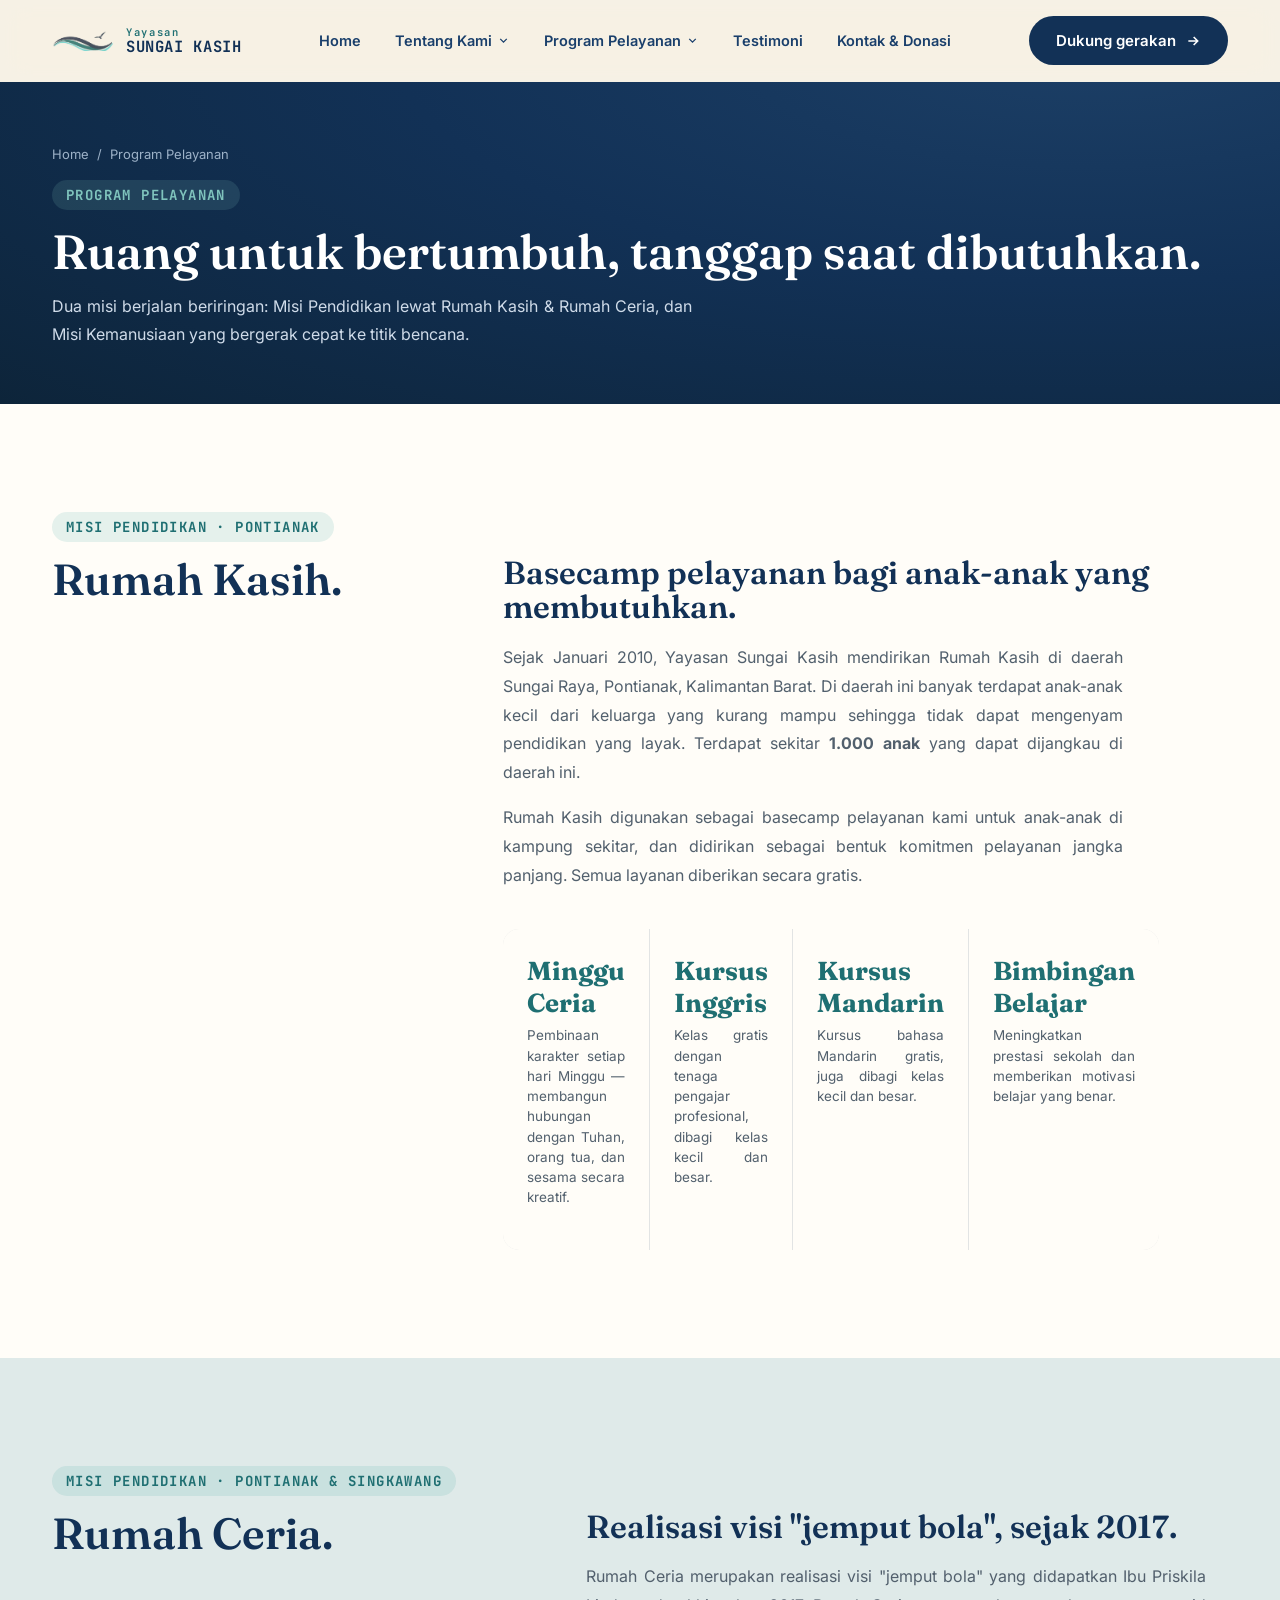
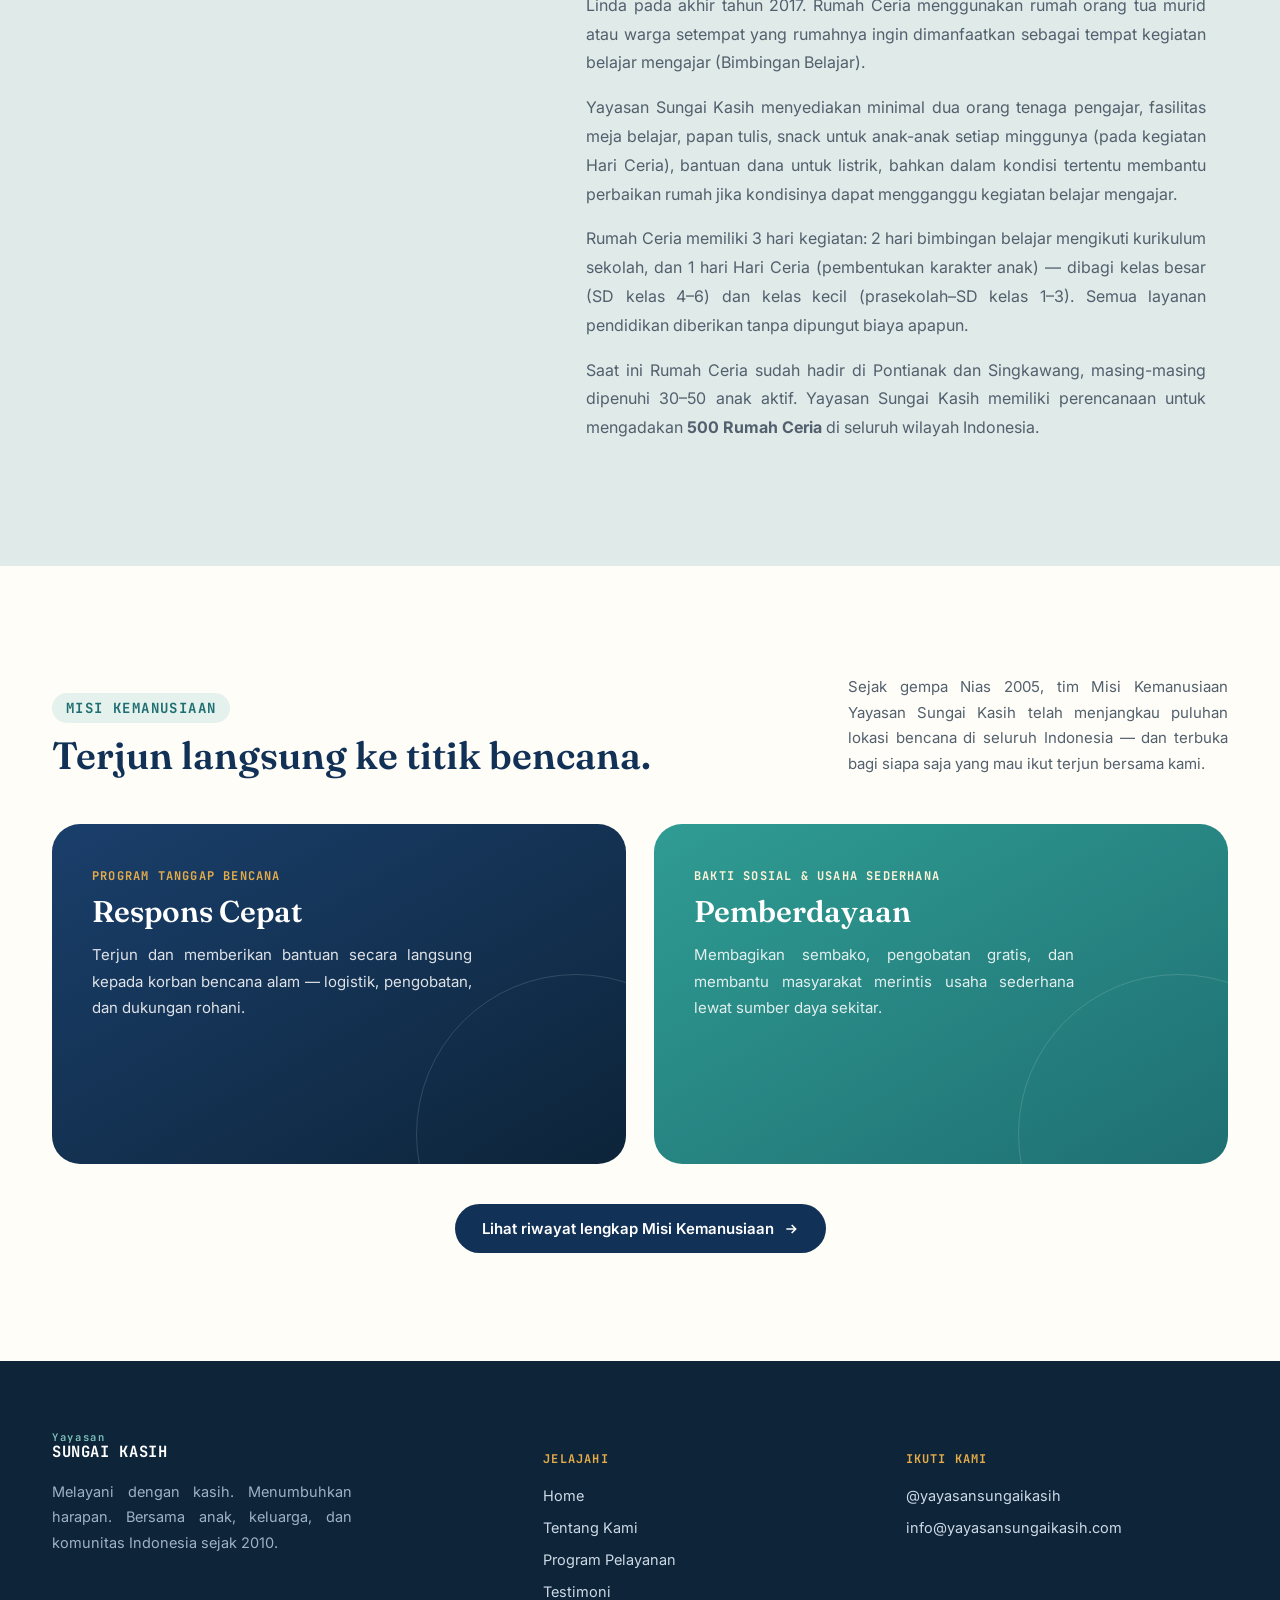
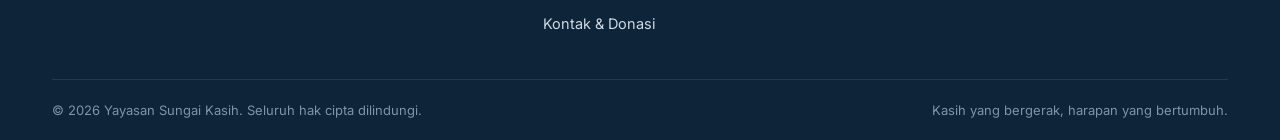
<file: program.html>
<!DOCTYPE html>
<html lang="id">
<head>
<meta charset="UTF-8" />
<meta name="viewport" content="width=device-width, initial-scale=1.0" />
<title>Program Pelayanan: Yayasan Sungai Kasih</title>
<meta name="description" content="Program pelayanan Yayasan Sungai Kasih: Rumah Kasih, Rumah Ceria, dan Misi Kemanusiaan." />
<meta name="theme-color" content="#123156" />
<link rel="shortcut icon" href="/favicon.ico" />
<link rel="icon" href="assets/img/favicon-32.png" sizes="32x32" />
<link rel="icon" href="assets/img/favicon-192.png" sizes="192x192" />
<link rel="apple-touch-icon" href="assets/img/apple-touch-icon.png" />
<link rel="preconnect" href="https://fonts.googleapis.com">
<link rel="preconnect" href="https://fonts.gstatic.com" crossorigin>
<link href="https://fonts.googleapis.com/css2?family=Fraunces:opsz,wght@9..144,500;9..144,600;9..144,700&family=Inter:wght@400;500;600;700;800&family=JetBrains+Mono:wght@500;700&display=swap" rel="stylesheet">
<link rel="stylesheet" href="css/style.css" />
</head>
<body>

<!-- ============ Header ============ -->
<header class="site-header" id="siteHeader">
  <div class="container">
    <a href="index.html" class="brand" aria-label="Beranda Yayasan Sungai Kasih">
      <img src="assets/img/logo-mark.png" width="64" height="21" alt="" />
      <span class="brand-word"><span class="l1">Yayasan</span><span class="l2">SUNGAI KASIH</span></span>
    </a>

    <nav class="nav-desktop" aria-label="Navigasi utama">
      <a href="index.html">Home</a>
      <div class="nav-dropdown">
        <button class="nav-dropdown-trigger">Tentang Kami <svg class="chev" viewBox="0 0 24 24" fill="none" stroke="currentColor" stroke-width="2.4"><path d="M6 9l6 6 6-6"/></svg></button>
        <div class="nav-dropdown-menu">
          <a href="tentang-kami.html#sejarah">Sejarah</a>
          <a href="tentang-kami.html#visi-misi">Visi &amp; Misi</a>
        </div>
      </div>
      <div class="nav-dropdown">
        <button class="nav-dropdown-trigger">Program Pelayanan <svg class="chev" viewBox="0 0 24 24" fill="none" stroke="currentColor" stroke-width="2.4"><path d="M6 9l6 6 6-6"/></svg></button>
        <div class="nav-dropdown-menu">
          <a href="program.html#rumah-kasih">Rumah Kasih</a>
          <a href="program.html#rumah-ceria">Rumah Ceria</a>
          <a href="misi-kemanusiaan.html">Misi Kemanusiaan</a>
        </div>
      </div>
      <a href="testimoni.html">Testimoni</a>
      <a href="kontak.html">Kontak &amp; Donasi</a>
    </nav>

    <div class="header-actions">
      <a href="kontak.html" class="btn btn-navy desktop-only">
        Dukung gerakan
        <svg viewBox="0 0 24 24" fill="none" stroke="currentColor" stroke-width="2.4"><path d="M5 12h14M13 6l6 6-6 6"/></svg>
      </a>
      <button class="hamburger" id="hamburger" aria-label="Buka menu" aria-expanded="false">
        <span></span><span></span><span></span>
      </button>
    </div>
  </div>

  <nav class="mobile-nav" id="mobileNav" aria-label="Navigasi mobile">
    <a href="index.html">Home</a>
    <div class="mobile-accordion">
      <button class="mobile-accordion-trigger">Tentang Kami <svg viewBox="0 0 24 24" fill="none" stroke="currentColor" stroke-width="2.4"><path d="M6 9l6 6 6-6"/></svg></button>
      <div class="mobile-accordion-panel">
        <a href="tentang-kami.html#sejarah">Sejarah</a>
        <a href="tentang-kami.html#visi-misi">Visi &amp; Misi</a>
      </div>
    </div>
    <div class="mobile-accordion">
      <button class="mobile-accordion-trigger">Program Pelayanan <svg viewBox="0 0 24 24" fill="none" stroke="currentColor" stroke-width="2.4"><path d="M6 9l6 6 6-6"/></svg></button>
      <div class="mobile-accordion-panel">
        <a href="program.html#rumah-kasih">Rumah Kasih</a>
        <a href="program.html#rumah-ceria">Rumah Ceria</a>
        <a href="misi-kemanusiaan.html">Misi Kemanusiaan</a>
      </div>
    </div>
    <a href="testimoni.html">Testimoni</a>
    <a href="kontak.html">Kontak &amp; Donasi</a>
    <a href="kontak.html" class="btn btn-navy btn-block">Dukung gerakan</a>
  </nav>
</header>

<main id="top">

  <section class="page-hero">
    <div class="container">
      <div class="page-hero-crumbs"><a href="index.html">Home</a> / <span>Program Pelayanan</span></div>
      <span class="kicker kicker-on-dark">Program Pelayanan</span>
      <h1>Ruang untuk bertumbuh, tanggap saat dibutuhkan.</h1>
      <p>Dua misi berjalan beriringan: Misi Pendidikan lewat Rumah Kasih &amp; Rumah Ceria, dan Misi Kemanusiaan yang bergerak cepat ke titik bencana.</p>
    </div>
  </section>

  <!-- ============ Rumah Kasih ============ -->
  <section class="section on-paper" id="rumah-kasih">
    <div class="container">
      <div class="about-grid">
        <div>
          <span class="kicker">Misi Pendidikan · Pontianak</span>
          <h2>Rumah Kasih.</h2>
        </div>
        <div class="about-copy">
          <h3>Basecamp pelayanan bagi anak-anak yang membutuhkan.</h3>
          <p>Sejak Januari 2010, Yayasan Sungai Kasih mendirikan Rumah Kasih di daerah Sungai Raya, Pontianak, Kalimantan Barat. Di daerah ini banyak terdapat anak-anak kecil dari keluarga yang kurang mampu sehingga tidak dapat mengenyam pendidikan yang layak. Terdapat sekitar <strong>1.000 anak</strong> yang dapat dijangkau di daerah ini.</p>
          <p>Rumah Kasih digunakan sebagai basecamp pelayanan kami untuk anak-anak di kampung sekitar, dan didirikan sebagai bentuk komitmen pelayanan jangka panjang. Semua layanan diberikan secara gratis.</p>

          <div class="detail-strip">
            <div class="detail-cell">
              <div class="num">Minggu Ceria</div>
              <p>Pembinaan karakter setiap hari Minggu — membangun hubungan dengan Tuhan, orang tua, dan sesama secara kreatif.</p>
            </div>
            <div class="detail-cell">
              <div class="num">Kursus Inggris</div>
              <p>Kelas gratis dengan tenaga pengajar profesional, dibagi kelas kecil dan besar.</p>
            </div>
            <div class="detail-cell">
              <div class="num">Kursus Mandarin</div>
              <p>Kursus bahasa Mandarin gratis, juga dibagi kelas kecil dan besar.</p>
            </div>
            <div class="detail-cell">
              <div class="num">Bimbingan Belajar</div>
              <p>Meningkatkan prestasi sekolah dan memberikan motivasi belajar yang benar.</p>
            </div>
          </div>
        </div>
      </div>
    </div>
  </section>

  <!-- ============ Rumah Ceria ============ -->
  <section class="section on-mist" id="rumah-ceria">
    <div class="container">
      <div class="about-grid">
        <div>
          <span class="kicker">Misi Pendidikan · Pontianak &amp; Singkawang</span>
          <h2>Rumah Ceria.</h2>
        </div>
        <div class="about-copy">
          <h3>Realisasi visi "jemput bola", sejak 2017.</h3>
          <p>Rumah Ceria merupakan realisasi visi "jemput bola" yang didapatkan Ibu Priskila Linda pada akhir tahun 2017. Rumah Ceria menggunakan rumah orang tua murid atau warga setempat yang rumahnya ingin dimanfaatkan sebagai tempat kegiatan belajar mengajar (Bimbingan Belajar).</p>
          <p>Yayasan Sungai Kasih menyediakan minimal dua orang tenaga pengajar, fasilitas meja belajar, papan tulis, snack untuk anak-anak setiap minggunya (pada kegiatan Hari Ceria), bantuan dana untuk listrik, bahkan dalam kondisi tertentu membantu perbaikan rumah jika kondisinya dapat mengganggu kegiatan belajar mengajar.</p>
          <p>Rumah Ceria memiliki 3 hari kegiatan: 2 hari bimbingan belajar mengikuti kurikulum sekolah, dan 1 hari Hari Ceria (pembentukan karakter anak) — dibagi kelas besar (SD kelas 4–6) dan kelas kecil (prasekolah–SD kelas 1–3). Semua layanan pendidikan diberikan tanpa dipungut biaya apapun.</p>
          <p>Saat ini Rumah Ceria sudah hadir di Pontianak dan Singkawang, masing-masing dipenuhi 30–50 anak aktif. Yayasan Sungai Kasih memiliki perencanaan untuk mengadakan <strong>500 Rumah Ceria</strong> di seluruh wilayah Indonesia.</p>
        </div>
      </div>
    </div>
  </section>

  <!-- ============ Misi Kemanusiaan (overview + link) ============ -->
  <section class="section on-paper" id="misi-kemanusiaan">
    <div class="container">
      <div class="section-head">
        <div>
          <span class="kicker">Misi Kemanusiaan</span>
          <h2>Terjun langsung ke titik bencana.</h2>
        </div>
        <p class="lede">Sejak gempa Nias 2005, tim Misi Kemanusiaan Yayasan Sungai Kasih telah menjangkau puluhan lokasi bencana di seluruh Indonesia — dan terbuka bagi siapa saja yang mau ikut terjun bersama kami.</p>
      </div>

      <div class="program-grid" data-reveal-group>
        <article class="program-card navy" style="--i:0">
          <div class="ring" aria-hidden="true"></div>
          <span class="program-tag">Program Tanggap Bencana</span>
          <h3>Respons Cepat</h3>
          <p>Terjun dan memberikan bantuan secara langsung kepada korban bencana alam — logistik, pengobatan, dan dukungan rohani.</p>
        </article>
        <article class="program-card teal" style="--i:1">
          <div class="ring" aria-hidden="true"></div>
          <span class="program-tag">Bakti Sosial &amp; Usaha Sederhana</span>
          <h3>Pemberdayaan</h3>
          <p>Membagikan sembako, pengobatan gratis, dan membantu masyarakat merintis usaha sederhana lewat sumber daya sekitar.</p>
        </article>
      </div>

      <div style="text-align:center; margin-top:40px">
        <a href="misi-kemanusiaan.html" class="btn btn-navy">
          Lihat riwayat lengkap Misi Kemanusiaan
          <svg viewBox="0 0 24 24" fill="none" stroke="currentColor" stroke-width="2.4"><path d="M5 12h14M13 6l6 6-6 6"/></svg>
        </a>
      </div>
    </div>
  </section>

</main>

<!-- ============ Footer ============ -->
<footer class="site-footer">
  <div class="container">
    <div class="footer-grid">
      <div class="footer-brand">
        <a href="index.html" class="brand">
          <span class="brand-word"><span class="l1">Yayasan</span><span class="l2">SUNGAI KASIH</span></span>
        </a>
        <p>Melayani dengan kasih. Menumbuhkan harapan. Bersama anak, keluarga, dan komunitas Indonesia sejak 2010.</p>
      </div>
      <div class="footer-col">
        <h5>Jelajahi</h5>
        <ul>
          <li><a href="index.html">Home</a></li>
          <li><a href="tentang-kami.html">Tentang Kami</a></li>
          <li><a href="program.html">Program Pelayanan</a></li>
          <li><a href="testimoni.html">Testimoni</a></li>
          <li><a href="kontak.html">Kontak &amp; Donasi</a></li>
        </ul>
      </div>
      <div class="footer-col">
        <h5>Ikuti kami</h5>
        <ul>
          <li><a href="https://www.instagram.com/yayasansungaikasih" target="_blank" rel="noopener">@yayasansungaikasih</a></li>
          <li><a href="mailto:info@yayasansungaikasih.com">info@yayasansungaikasih.com</a></li>
        </ul>
      </div>
    </div>
    <div class="footer-bottom">
      <span>© <span id="year">2026</span> Yayasan Sungai Kasih. Seluruh hak cipta dilindungi.</span>
      <span>Kasih yang bergerak, harapan yang bertumbuh.</span>
    </div>
  </div>
</footer>

<a class="fab-wa" id="fabWa" href="https://wa.me/6281286861634" target="_blank" rel="noopener" aria-label="Chat via WhatsApp">
  <svg viewBox="0 0 24 24" fill="currentColor"><path d="M12.04 2C6.58 2 2.13 6.45 2.13 11.91c0 1.85.5 3.58 1.36 5.07L2 22l5.2-1.36a9.9 9.9 0 004.84 1.24h.01c5.46 0 9.9-4.45 9.9-9.91C21.96 6.45 17.5 2 12.04 2zm5.8 14.02c-.24.68-1.4 1.3-1.93 1.38-.5.08-1.12.11-1.8-.11a15.6 15.6 0 01-1.62-.6c-2.85-1.23-4.7-4.1-4.85-4.29-.14-.19-1.16-1.54-1.16-2.94s.73-2.09.99-2.37c.26-.29.56-.36.75-.36h.53c.17 0 .4-.06.62.48.24.58.8 2 .87 2.15.07.14.12.31.02.5-.1.19-.15.31-.29.48-.14.17-.3.37-.43.5-.14.14-.29.29-.12.57.17.29.75 1.24 1.62 2.01 1.11.99 2.05 1.3 2.33 1.44.29.14.46.12.62-.08.17-.19.72-.84.91-1.13.19-.29.38-.24.63-.14.26.1 1.65.78 1.93.92.29.14.48.22.55.34.07.12.07.7-.17 1.38z"/></svg>
</a>
<button class="fab-top" id="fabTop" aria-label="Kembali ke atas">
  <svg viewBox="0 0 24 24" fill="none" stroke="currentColor" stroke-width="2.6"><path d="M12 19V5M5 12l7-7 7 7"/></svg>
</button>

<script src="js/main.js"></script>
</body>
</html>
</file>
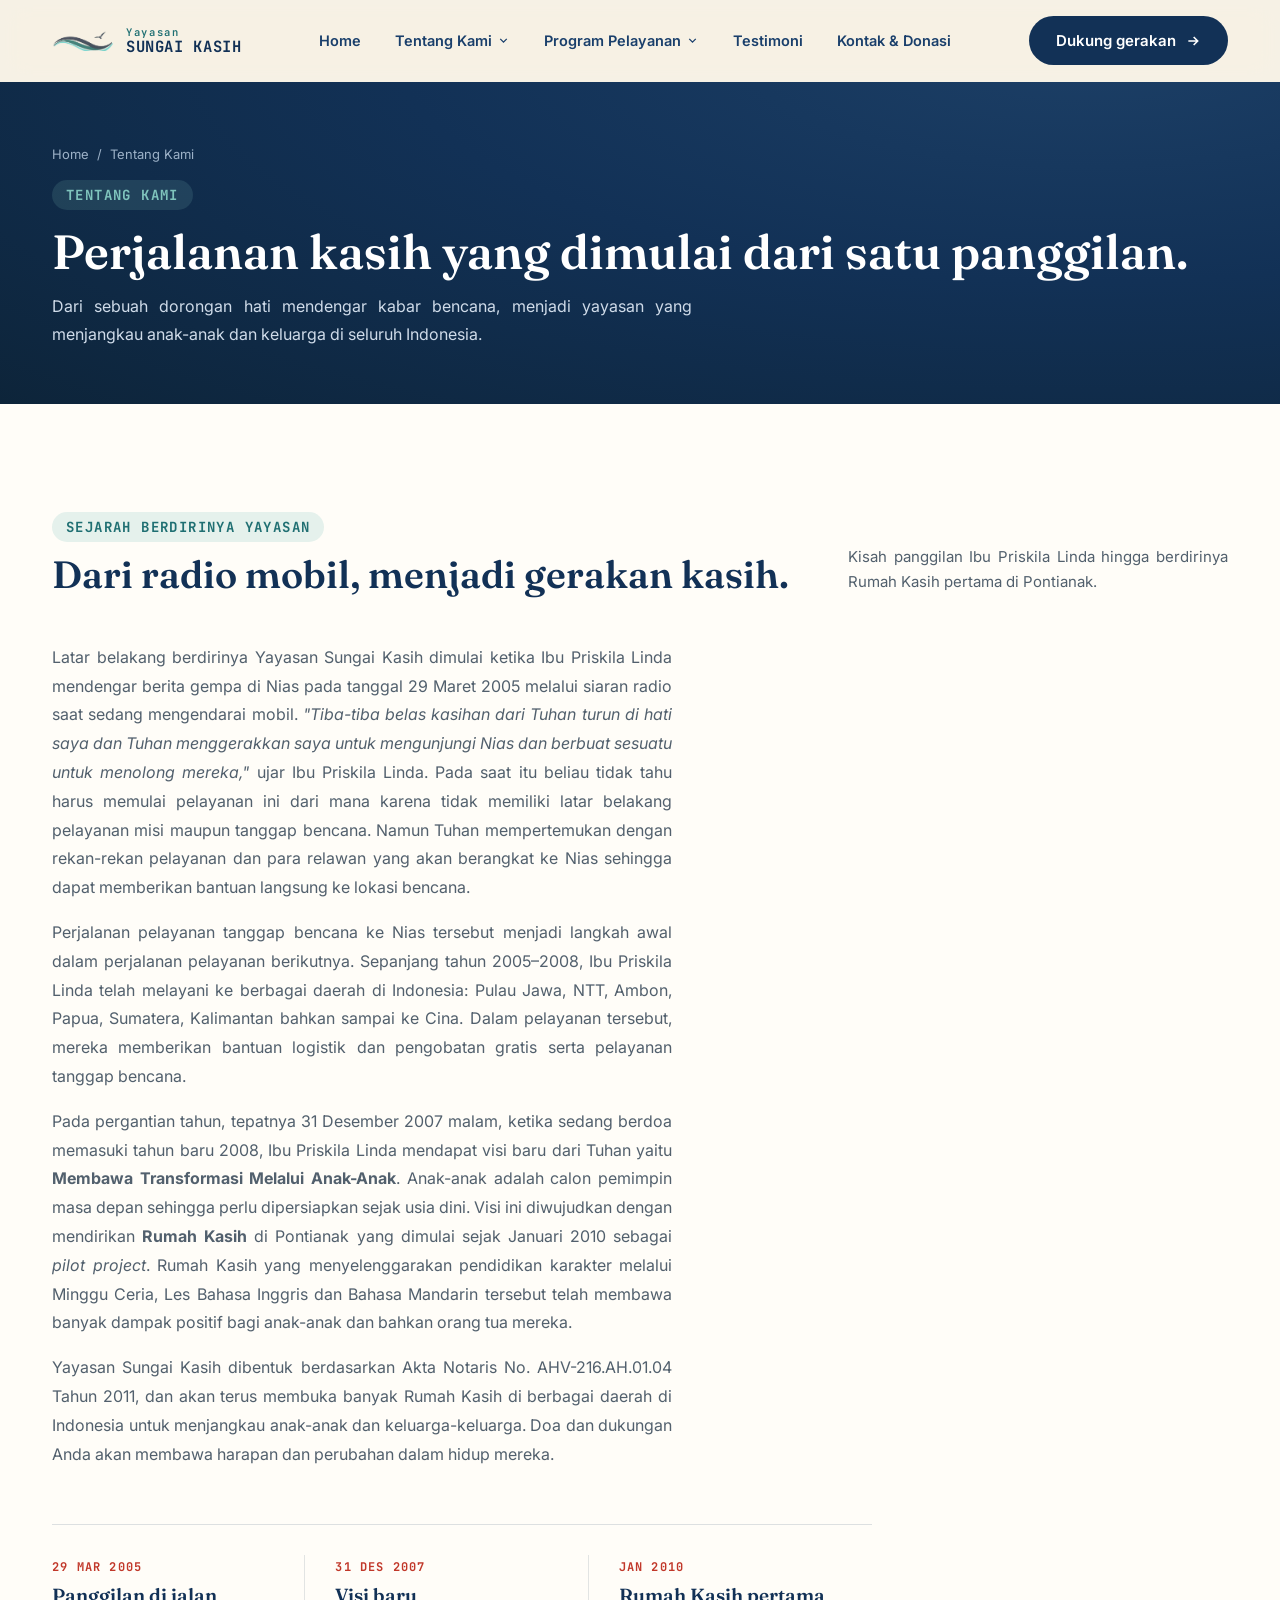
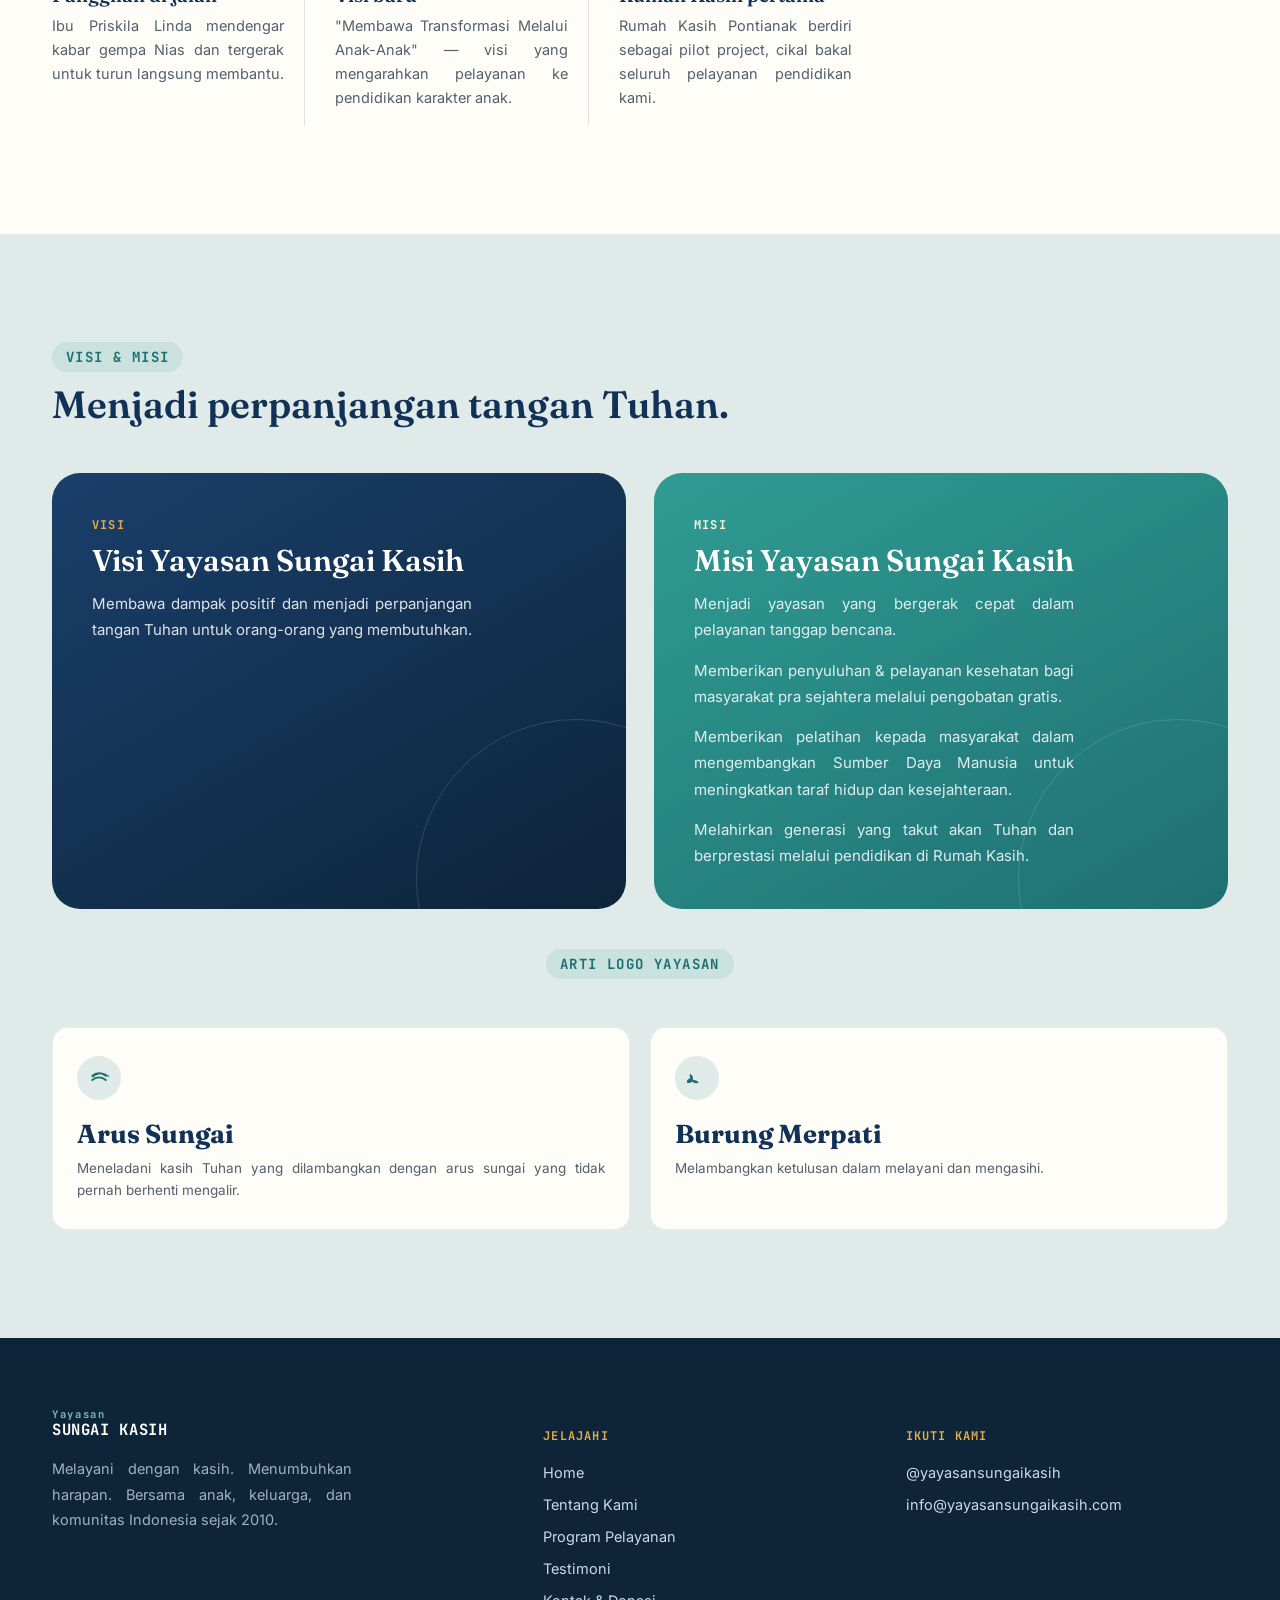
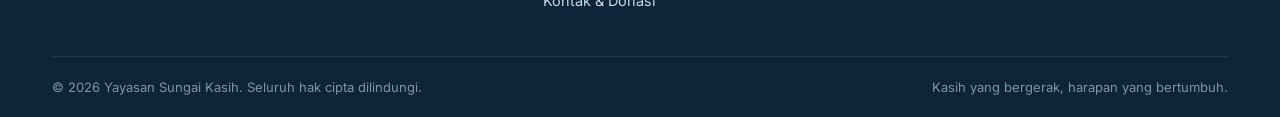
<file: tentang-kami.html>
<!DOCTYPE html>
<html lang="id">
<head>
<meta charset="UTF-8" />
<meta name="viewport" content="width=device-width, initial-scale=1.0" />
<title>Tentang Kami: Yayasan Sungai Kasih</title>
<meta name="description" content="Sejarah berdirinya Yayasan Sungai Kasih, sejak respons gempa Nias 2005 hingga berdirinya Rumah Kasih, serta Visi & Misi pelayanan kami." />
<meta name="theme-color" content="#123156" />
<link rel="shortcut icon" href="/favicon.ico" />
<link rel="icon" href="assets/img/favicon-32.png" sizes="32x32" />
<link rel="icon" href="assets/img/favicon-192.png" sizes="192x192" />
<link rel="apple-touch-icon" href="assets/img/apple-touch-icon.png" />
<link rel="preconnect" href="https://fonts.googleapis.com">
<link rel="preconnect" href="https://fonts.gstatic.com" crossorigin>
<link href="https://fonts.googleapis.com/css2?family=Fraunces:opsz,wght@9..144,500;9..144,600;9..144,700&family=Inter:wght@400;500;600;700;800&family=JetBrains+Mono:wght@500;700&display=swap" rel="stylesheet">
<link rel="stylesheet" href="css/style.css" />
</head>
<body>

<!-- ============ Header ============ -->
<header class="site-header" id="siteHeader">
  <div class="container">
    <a href="index.html" class="brand" aria-label="Beranda Yayasan Sungai Kasih">
      <img src="assets/img/logo-mark.png" width="64" height="21" alt="" />
      <span class="brand-word"><span class="l1">Yayasan</span><span class="l2">SUNGAI KASIH</span></span>
    </a>

    <nav class="nav-desktop" aria-label="Navigasi utama">
      <a href="index.html">Home</a>
      <div class="nav-dropdown">
        <button class="nav-dropdown-trigger">Tentang Kami <svg class="chev" viewBox="0 0 24 24" fill="none" stroke="currentColor" stroke-width="2.4"><path d="M6 9l6 6 6-6"/></svg></button>
        <div class="nav-dropdown-menu">
          <a href="tentang-kami.html#sejarah">Sejarah</a>
          <a href="tentang-kami.html#visi-misi">Visi &amp; Misi</a>
        </div>
      </div>
      <div class="nav-dropdown">
        <button class="nav-dropdown-trigger">Program Pelayanan <svg class="chev" viewBox="0 0 24 24" fill="none" stroke="currentColor" stroke-width="2.4"><path d="M6 9l6 6 6-6"/></svg></button>
        <div class="nav-dropdown-menu">
          <a href="program.html#rumah-kasih">Rumah Kasih</a>
          <a href="program.html#rumah-ceria">Rumah Ceria</a>
          <a href="misi-kemanusiaan.html">Misi Kemanusiaan</a>
        </div>
      </div>
      <a href="testimoni.html">Testimoni</a>
      <a href="kontak.html">Kontak &amp; Donasi</a>
    </nav>

    <div class="header-actions">
      <a href="kontak.html" class="btn btn-navy desktop-only">
        Dukung gerakan
        <svg viewBox="0 0 24 24" fill="none" stroke="currentColor" stroke-width="2.4"><path d="M5 12h14M13 6l6 6-6 6"/></svg>
      </a>
      <button class="hamburger" id="hamburger" aria-label="Buka menu" aria-expanded="false">
        <span></span><span></span><span></span>
      </button>
    </div>
  </div>

  <nav class="mobile-nav" id="mobileNav" aria-label="Navigasi mobile">
    <a href="index.html">Home</a>
    <div class="mobile-accordion">
      <button class="mobile-accordion-trigger">Tentang Kami <svg viewBox="0 0 24 24" fill="none" stroke="currentColor" stroke-width="2.4"><path d="M6 9l6 6 6-6"/></svg></button>
      <div class="mobile-accordion-panel">
        <a href="tentang-kami.html#sejarah">Sejarah</a>
        <a href="tentang-kami.html#visi-misi">Visi &amp; Misi</a>
      </div>
    </div>
    <div class="mobile-accordion">
      <button class="mobile-accordion-trigger">Program Pelayanan <svg viewBox="0 0 24 24" fill="none" stroke="currentColor" stroke-width="2.4"><path d="M6 9l6 6 6-6"/></svg></button>
      <div class="mobile-accordion-panel">
        <a href="program.html#rumah-kasih">Rumah Kasih</a>
        <a href="program.html#rumah-ceria">Rumah Ceria</a>
        <a href="misi-kemanusiaan.html">Misi Kemanusiaan</a>
      </div>
    </div>
    <a href="testimoni.html">Testimoni</a>
    <a href="kontak.html">Kontak &amp; Donasi</a>
    <a href="kontak.html" class="btn btn-navy btn-block">Dukung gerakan</a>
  </nav>
</header>

<main id="top">

  <!-- ============ Page hero ============ -->
  <section class="page-hero">
    <div class="container">
      <div class="page-hero-crumbs"><a href="index.html">Home</a> / <span>Tentang Kami</span></div>
      <span class="kicker kicker-on-dark">Tentang Kami</span>
      <h1>Perjalanan kasih yang dimulai dari satu panggilan.</h1>
      <p>Dari sebuah dorongan hati mendengar kabar bencana, menjadi yayasan yang menjangkau anak-anak dan keluarga di seluruh Indonesia.</p>
    </div>
  </section>

  <!-- ============ Sejarah ============ -->
  <section class="section on-paper" id="sejarah">
    <div class="container">
      <div class="section-head">
        <div>
          <span class="kicker">Sejarah Berdirinya Yayasan</span>
          <h2>Dari radio mobil, menjadi gerakan kasih.</h2>
        </div>
        <p class="lede">Kisah panggilan Ibu Priskila Linda hingga berdirinya Rumah Kasih pertama di Pontianak.</p>
      </div>

      <div class="about-copy" style="max-width:820px">
        <p>Latar belakang berdirinya Yayasan Sungai Kasih dimulai ketika Ibu Priskila Linda mendengar berita gempa di Nias pada tanggal 29 Maret 2005 melalui siaran radio saat sedang mengendarai mobil. <em>"Tiba-tiba belas kasihan dari Tuhan turun di hati saya dan Tuhan menggerakkan saya untuk mengunjungi Nias dan berbuat sesuatu untuk menolong mereka,"</em> ujar Ibu Priskila Linda. Pada saat itu beliau tidak tahu harus memulai pelayanan ini dari mana karena tidak memiliki latar belakang pelayanan misi maupun tanggap bencana. Namun Tuhan mempertemukan dengan rekan-rekan pelayanan dan para relawan yang akan berangkat ke Nias sehingga dapat memberikan bantuan langsung ke lokasi bencana.</p>

        <p>Perjalanan pelayanan tanggap bencana ke Nias tersebut menjadi langkah awal dalam perjalanan pelayanan berikutnya. Sepanjang tahun 2005–2008, Ibu Priskila Linda telah melayani ke berbagai daerah di Indonesia: Pulau Jawa, NTT, Ambon, Papua, Sumatera, Kalimantan bahkan sampai ke Cina. Dalam pelayanan tersebut, mereka memberikan bantuan logistik dan pengobatan gratis serta pelayanan tanggap bencana.</p>

        <p>Pada pergantian tahun, tepatnya 31 Desember 2007 malam, ketika sedang berdoa memasuki tahun baru 2008, Ibu Priskila Linda mendapat visi baru dari Tuhan yaitu <strong>Membawa Transformasi Melalui Anak-Anak</strong>. Anak-anak adalah calon pemimpin masa depan sehingga perlu dipersiapkan sejak usia dini. Visi ini diwujudkan dengan mendirikan <strong>Rumah Kasih</strong> di Pontianak yang dimulai sejak Januari 2010 sebagai <em>pilot project</em>. Rumah Kasih yang menyelenggarakan pendidikan karakter melalui Minggu Ceria, Les Bahasa Inggris dan Bahasa Mandarin tersebut telah membawa banyak dampak positif bagi anak-anak dan bahkan orang tua mereka.</p>

        <p>Yayasan Sungai Kasih dibentuk berdasarkan Akta Notaris No. AHV-216.AH.01.04 Tahun 2011, dan akan terus membuka banyak Rumah Kasih di berbagai daerah di Indonesia untuk menjangkau anak-anak dan keluarga-keluarga. Doa dan dukungan Anda akan membawa harapan dan perubahan dalam hidup mereka.</p>

        <div class="timeline" data-reveal-group>
          <div class="timeline-item" style="--i:0">
            <span class="timeline-tag">29 Mar 2005</span>
            <h4>Panggilan di jalan</h4>
            <p>Ibu Priskila Linda mendengar kabar gempa Nias dan tergerak untuk turun langsung membantu.</p>
          </div>
          <div class="timeline-item" style="--i:1">
            <span class="timeline-tag">31 Des 2007</span>
            <h4>Visi baru</h4>
            <p>"Membawa Transformasi Melalui Anak-Anak" — visi yang mengarahkan pelayanan ke pendidikan karakter anak.</p>
          </div>
          <div class="timeline-item" style="--i:2">
            <span class="timeline-tag">Jan 2010</span>
            <h4>Rumah Kasih pertama</h4>
            <p>Rumah Kasih Pontianak berdiri sebagai pilot project, cikal bakal seluruh pelayanan pendidikan kami.</p>
          </div>
        </div>
      </div>
    </div>
  </section>

  <!-- ============ Visi & Misi ============ -->
  <section class="section on-mist" id="visi-misi">
    <div class="container">
      <div class="section-head">
        <div>
          <span class="kicker">Visi &amp; Misi</span>
          <h2>Menjadi perpanjangan tangan Tuhan.</h2>
        </div>
      </div>

      <div class="program-grid" data-reveal-group>
        <article class="program-card navy" style="--i:0">
          <div class="ring" aria-hidden="true"></div>
          <span class="program-tag">Visi</span>
          <h3>Visi Yayasan Sungai Kasih</h3>
          <p>Membawa dampak positif dan menjadi perpanjangan tangan Tuhan untuk orang-orang yang membutuhkan.</p>
        </article>

        <article class="program-card teal" style="--i:1">
          <div class="ring" aria-hidden="true"></div>
          <span class="program-tag">Misi</span>
          <h3>Misi Yayasan Sungai Kasih</h3>
          <p style="margin-bottom:14px">Menjadi yayasan yang bergerak cepat dalam pelayanan tanggap bencana.</p>
          <p style="margin-bottom:14px">Memberikan penyuluhan &amp; pelayanan kesehatan bagi masyarakat pra sejahtera melalui pengobatan gratis.</p>
          <p style="margin-bottom:14px">Memberikan pelatihan kepada masyarakat dalam mengembangkan Sumber Daya Manusia untuk meningkatkan taraf hidup dan kesejahteraan.</p>
          <p>Melahirkan generasi yang takut akan Tuhan dan berprestasi melalui pendidikan di Rumah Kasih.</p>
        </article>
      </div>

      <div class="doc-panel" style="margin-top:40px">
        <div class="section-head section-head-center">
          <span class="kicker">Arti Logo Yayasan</span>
        </div>
        <div class="achieve-grid" style="grid-template-columns:repeat(2,1fr)">
          <div class="achieve-card">
            <div class="achieve-icon"><svg viewBox="0 0 24 24" fill="none" stroke="currentColor" stroke-width="2"><path d="M2 12c10-9 20-9 30 0" transform="scale(0.7) translate(4,4)"/><path d="M3 15c6-5 12-5 18 0M3 10c6-5 12-5 18 0"/></svg></div>
            <div class="achieve-num">Arus Sungai</div>
            <p>Meneladani kasih Tuhan yang dilambangkan dengan arus sungai yang tidak pernah berhenti mengalir.</p>
          </div>
          <div class="achieve-card">
            <div class="achieve-icon"><svg viewBox="0 0 24 24" fill="currentColor" stroke="none"><g transform="translate(-49.2,2.77) scale(1.9)"><path d="M28 2.2c1.4 1 2 2.4 1.6 3.9 1.6-.2 2.9.4 3.6 1.7-1.6.6-3 .4-4-.7-.9 1-2.3 1.2-3.8.6.5-1.5 1.4-2.5 2.6-2.7-.6-1.2-.5-2.1 0-2.8Z"/></g></svg></div>
            <div class="achieve-num">Burung Merpati</div>
            <p>Melambangkan ketulusan dalam melayani dan mengasihi.</p>
          </div>
        </div>
      </div>
    </div>
  </section>

</main>

<!-- ============ Footer ============ -->
<footer class="site-footer">
  <div class="container">
    <div class="footer-grid">
      <div class="footer-brand">
        <a href="index.html" class="brand">
          <span class="brand-word"><span class="l1">Yayasan</span><span class="l2">SUNGAI KASIH</span></span>
        </a>
        <p>Melayani dengan kasih. Menumbuhkan harapan. Bersama anak, keluarga, dan komunitas Indonesia sejak 2010.</p>
      </div>
      <div class="footer-col">
        <h5>Jelajahi</h5>
        <ul>
          <li><a href="index.html">Home</a></li>
          <li><a href="tentang-kami.html">Tentang Kami</a></li>
          <li><a href="program.html">Program Pelayanan</a></li>
          <li><a href="testimoni.html">Testimoni</a></li>
          <li><a href="kontak.html">Kontak &amp; Donasi</a></li>
        </ul>
      </div>
      <div class="footer-col">
        <h5>Ikuti kami</h5>
        <ul>
          <li><a href="https://www.instagram.com/yayasansungaikasih" target="_blank" rel="noopener">@yayasansungaikasih</a></li>
          <li><a href="mailto:info@yayasansungaikasih.com">info@yayasansungaikasih.com</a></li>
        </ul>
      </div>
    </div>
    <div class="footer-bottom">
      <span>© <span id="year">2026</span> Yayasan Sungai Kasih. Seluruh hak cipta dilindungi.</span>
      <span>Kasih yang bergerak, harapan yang bertumbuh.</span>
    </div>
  </div>
</footer>

<a class="fab-wa" id="fabWa" href="https://wa.me/6281286861634" target="_blank" rel="noopener" aria-label="Chat via WhatsApp">
  <svg viewBox="0 0 24 24" fill="currentColor"><path d="M12.04 2C6.58 2 2.13 6.45 2.13 11.91c0 1.85.5 3.58 1.36 5.07L2 22l5.2-1.36a9.9 9.9 0 004.84 1.24h.01c5.46 0 9.9-4.45 9.9-9.91C21.96 6.45 17.5 2 12.04 2zm5.8 14.02c-.24.68-1.4 1.3-1.93 1.38-.5.08-1.12.11-1.8-.11a15.6 15.6 0 01-1.62-.6c-2.85-1.23-4.7-4.1-4.85-4.29-.14-.19-1.16-1.54-1.16-2.94s.73-2.09.99-2.37c.26-.29.56-.36.75-.36h.53c.17 0 .4-.06.62.48.24.58.8 2 .87 2.15.07.14.12.31.02.5-.1.19-.15.31-.29.48-.14.17-.3.37-.43.5-.14.14-.29.29-.12.57.17.29.75 1.24 1.62 2.01 1.11.99 2.05 1.3 2.33 1.44.29.14.46.12.62-.08.17-.19.72-.84.91-1.13.19-.29.38-.24.63-.14.26.1 1.65.78 1.93.92.29.14.48.22.55.34.07.12.07.7-.17 1.38z"/></svg>
</a>
<button class="fab-top" id="fabTop" aria-label="Kembali ke atas">
  <svg viewBox="0 0 24 24" fill="none" stroke="currentColor" stroke-width="2.6"><path d="M12 19V5M5 12l7-7 7 7"/></svg>
</button>

<script src="js/main.js"></script>
</body>
</html>
</file>
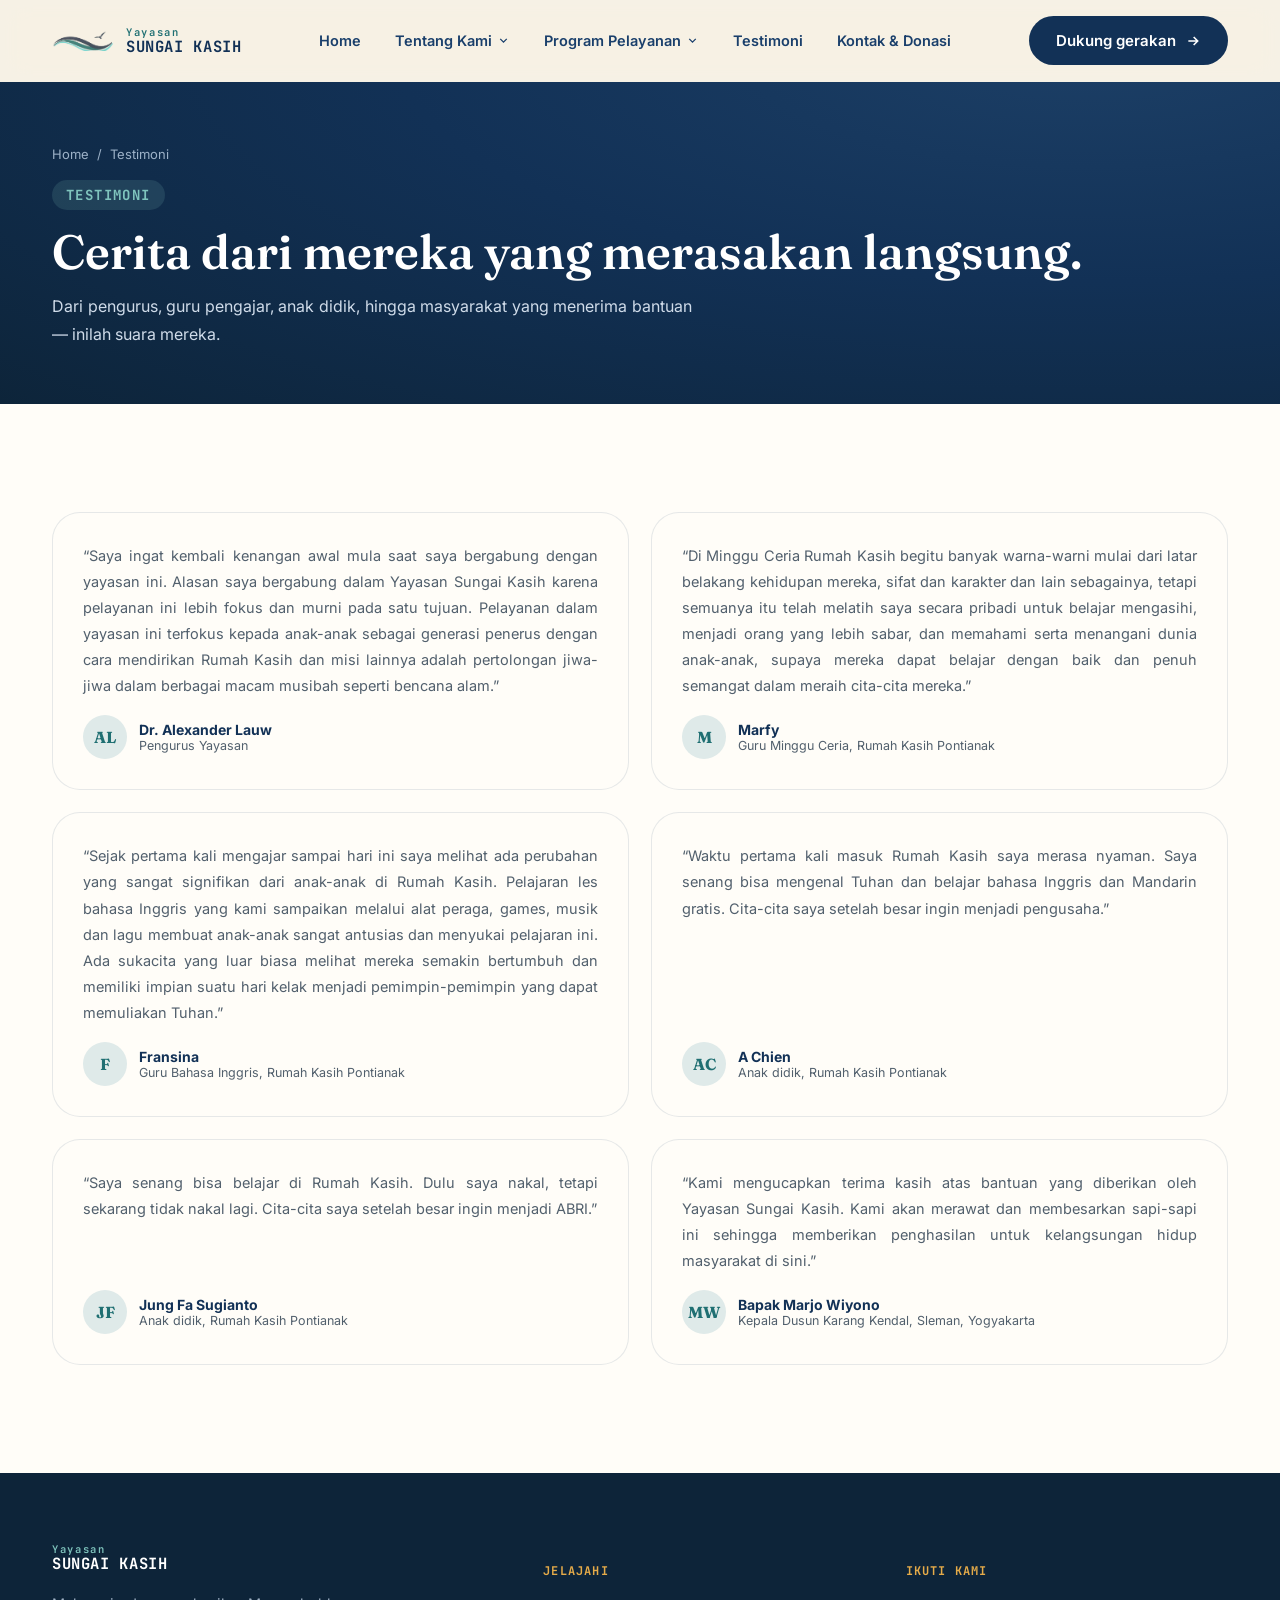
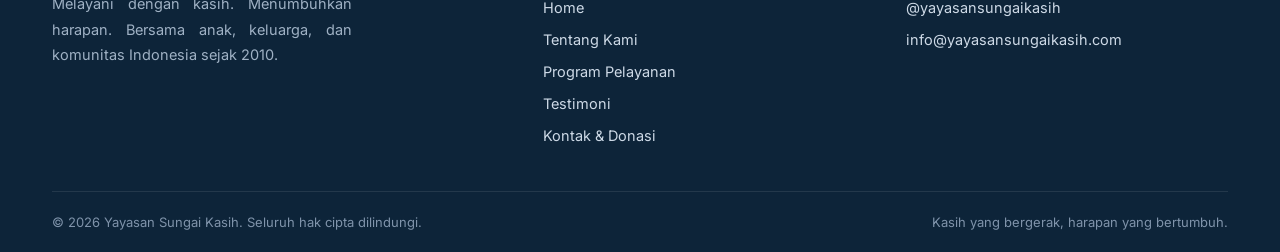
<file: testimoni.html>
<!DOCTYPE html>
<html lang="id">
<head>
<meta charset="UTF-8" />
<meta name="viewport" content="width=device-width, initial-scale=1.0" />
<title>Testimoni: Yayasan Sungai Kasih</title>
<meta name="description" content="Testimoni dari pengurus, guru, anak didik, dan masyarakat yang merasakan pelayanan Yayasan Sungai Kasih." />
<meta name="theme-color" content="#123156" />
<link rel="shortcut icon" href="/favicon.ico" />
<link rel="icon" href="assets/img/favicon-32.png" sizes="32x32" />
<link rel="icon" href="assets/img/favicon-192.png" sizes="192x192" />
<link rel="apple-touch-icon" href="assets/img/apple-touch-icon.png" />
<link rel="preconnect" href="https://fonts.googleapis.com">
<link rel="preconnect" href="https://fonts.gstatic.com" crossorigin>
<link href="https://fonts.googleapis.com/css2?family=Fraunces:opsz,wght@9..144,500;9..144,600;9..144,700&family=Inter:wght@400;500;600;700;800&family=JetBrains+Mono:wght@500;700&display=swap" rel="stylesheet">
<link rel="stylesheet" href="css/style.css" />
</head>
<body>

<!-- ============ Header ============ -->
<header class="site-header" id="siteHeader">
  <div class="container">
    <a href="index.html" class="brand" aria-label="Beranda Yayasan Sungai Kasih">
      <img src="assets/img/logo-mark.png" width="64" height="21" alt="" />
      <span class="brand-word"><span class="l1">Yayasan</span><span class="l2">SUNGAI KASIH</span></span>
    </a>

    <nav class="nav-desktop" aria-label="Navigasi utama">
      <a href="index.html">Home</a>
      <div class="nav-dropdown">
        <button class="nav-dropdown-trigger">Tentang Kami <svg class="chev" viewBox="0 0 24 24" fill="none" stroke="currentColor" stroke-width="2.4"><path d="M6 9l6 6 6-6"/></svg></button>
        <div class="nav-dropdown-menu">
          <a href="tentang-kami.html#sejarah">Sejarah</a>
          <a href="tentang-kami.html#visi-misi">Visi &amp; Misi</a>
        </div>
      </div>
      <div class="nav-dropdown">
        <button class="nav-dropdown-trigger">Program Pelayanan <svg class="chev" viewBox="0 0 24 24" fill="none" stroke="currentColor" stroke-width="2.4"><path d="M6 9l6 6 6-6"/></svg></button>
        <div class="nav-dropdown-menu">
          <a href="program.html#rumah-kasih">Rumah Kasih</a>
          <a href="program.html#rumah-ceria">Rumah Ceria</a>
          <a href="misi-kemanusiaan.html">Misi Kemanusiaan</a>
        </div>
      </div>
      <a href="testimoni.html">Testimoni</a>
      <a href="kontak.html">Kontak &amp; Donasi</a>
    </nav>

    <div class="header-actions">
      <a href="kontak.html" class="btn btn-navy desktop-only">
        Dukung gerakan
        <svg viewBox="0 0 24 24" fill="none" stroke="currentColor" stroke-width="2.4"><path d="M5 12h14M13 6l6 6-6 6"/></svg>
      </a>
      <button class="hamburger" id="hamburger" aria-label="Buka menu" aria-expanded="false">
        <span></span><span></span><span></span>
      </button>
    </div>
  </div>

  <nav class="mobile-nav" id="mobileNav" aria-label="Navigasi mobile">
    <a href="index.html">Home</a>
    <div class="mobile-accordion">
      <button class="mobile-accordion-trigger">Tentang Kami <svg viewBox="0 0 24 24" fill="none" stroke="currentColor" stroke-width="2.4"><path d="M6 9l6 6 6-6"/></svg></button>
      <div class="mobile-accordion-panel">
        <a href="tentang-kami.html#sejarah">Sejarah</a>
        <a href="tentang-kami.html#visi-misi">Visi &amp; Misi</a>
      </div>
    </div>
    <div class="mobile-accordion">
      <button class="mobile-accordion-trigger">Program Pelayanan <svg viewBox="0 0 24 24" fill="none" stroke="currentColor" stroke-width="2.4"><path d="M6 9l6 6 6-6"/></svg></button>
      <div class="mobile-accordion-panel">
        <a href="program.html#rumah-kasih">Rumah Kasih</a>
        <a href="program.html#rumah-ceria">Rumah Ceria</a>
        <a href="misi-kemanusiaan.html">Misi Kemanusiaan</a>
      </div>
    </div>
    <a href="testimoni.html">Testimoni</a>
    <a href="kontak.html">Kontak &amp; Donasi</a>
    <a href="kontak.html" class="btn btn-navy btn-block">Dukung gerakan</a>
  </nav>
</header>

<main id="top">

  <section class="page-hero">
    <div class="container">
      <div class="page-hero-crumbs"><a href="index.html">Home</a> / <span>Testimoni</span></div>
      <span class="kicker kicker-on-dark">Testimoni</span>
      <h1>Cerita dari mereka yang merasakan langsung.</h1>
      <p>Dari pengurus, guru pengajar, anak didik, hingga masyarakat yang menerima bantuan — inilah suara mereka.</p>
    </div>
  </section>

  <section class="section on-paper">
    <div class="container">
      <div class="testi-grid">

        <div class="testi-card">
          <p class="quote">Saya ingat kembali kenangan awal mula saat saya bergabung dengan yayasan ini. Alasan saya bergabung dalam Yayasan Sungai Kasih karena pelayanan ini lebih fokus dan murni pada satu tujuan. Pelayanan dalam yayasan ini terfokus kepada anak-anak sebagai generasi penerus dengan cara mendirikan Rumah Kasih dan misi lainnya adalah pertolongan jiwa-jiwa dalam berbagai macam musibah seperti bencana alam.</p>
          <div class="testi-person">
            <div class="testi-avatar">AL</div>
            <div><strong>Dr. Alexander Lauw</strong><span>Pengurus Yayasan</span></div>
          </div>
        </div>

        <div class="testi-card">
          <p class="quote">Di Minggu Ceria Rumah Kasih begitu banyak warna-warni mulai dari latar belakang kehidupan mereka, sifat dan karakter dan lain sebagainya, tetapi semuanya itu telah melatih saya secara pribadi untuk belajar mengasihi, menjadi orang yang lebih sabar, dan memahami serta menangani dunia anak-anak, supaya mereka dapat belajar dengan baik dan penuh semangat dalam meraih cita-cita mereka.</p>
          <div class="testi-person">
            <div class="testi-avatar">M</div>
            <div><strong>Marfy</strong><span>Guru Minggu Ceria, Rumah Kasih Pontianak</span></div>
          </div>
        </div>

        <div class="testi-card">
          <p class="quote">Sejak pertama kali mengajar sampai hari ini saya melihat ada perubahan yang sangat signifikan dari anak-anak di Rumah Kasih. Pelajaran les bahasa Inggris yang kami sampaikan melalui alat peraga, games, musik dan lagu membuat anak-anak sangat antusias dan menyukai pelajaran ini. Ada sukacita yang luar biasa melihat mereka semakin bertumbuh dan memiliki impian suatu hari kelak menjadi pemimpin-pemimpin yang dapat memuliakan Tuhan.</p>
          <div class="testi-person">
            <div class="testi-avatar">F</div>
            <div><strong>Fransina</strong><span>Guru Bahasa Inggris, Rumah Kasih Pontianak</span></div>
          </div>
        </div>

        <div class="testi-card">
          <p class="quote">Waktu pertama kali masuk Rumah Kasih saya merasa nyaman. Saya senang bisa mengenal Tuhan dan belajar bahasa Inggris dan Mandarin gratis. Cita-cita saya setelah besar ingin menjadi pengusaha.</p>
          <div class="testi-person">
            <div class="testi-avatar">AC</div>
            <div><strong>A Chien</strong><span>Anak didik, Rumah Kasih Pontianak</span></div>
          </div>
        </div>

        <div class="testi-card">
          <p class="quote">Saya senang bisa belajar di Rumah Kasih. Dulu saya nakal, tetapi sekarang tidak nakal lagi. Cita-cita saya setelah besar ingin menjadi ABRI.</p>
          <div class="testi-person">
            <div class="testi-avatar">JF</div>
            <div><strong>Jung Fa Sugianto</strong><span>Anak didik, Rumah Kasih Pontianak</span></div>
          </div>
        </div>

        <div class="testi-card">
          <p class="quote">Kami mengucapkan terima kasih atas bantuan yang diberikan oleh Yayasan Sungai Kasih. Kami akan merawat dan membesarkan sapi-sapi ini sehingga memberikan penghasilan untuk kelangsungan hidup masyarakat di sini.</p>
          <div class="testi-person">
            <div class="testi-avatar">MW</div>
            <div><strong>Bapak Marjo Wiyono</strong><span>Kepala Dusun Karang Kendal, Sleman, Yogyakarta</span></div>
          </div>
        </div>

      </div>
    </div>
  </section>

</main>

<!-- ============ Footer ============ -->
<footer class="site-footer">
  <div class="container">
    <div class="footer-grid">
      <div class="footer-brand">
        <a href="index.html" class="brand">
          <span class="brand-word"><span class="l1">Yayasan</span><span class="l2">SUNGAI KASIH</span></span>
        </a>
        <p>Melayani dengan kasih. Menumbuhkan harapan. Bersama anak, keluarga, dan komunitas Indonesia sejak 2010.</p>
      </div>
      <div class="footer-col">
        <h5>Jelajahi</h5>
        <ul>
          <li><a href="index.html">Home</a></li>
          <li><a href="tentang-kami.html">Tentang Kami</a></li>
          <li><a href="program.html">Program Pelayanan</a></li>
          <li><a href="testimoni.html">Testimoni</a></li>
          <li><a href="kontak.html">Kontak &amp; Donasi</a></li>
        </ul>
      </div>
      <div class="footer-col">
        <h5>Ikuti kami</h5>
        <ul>
          <li><a href="https://www.instagram.com/yayasansungaikasih" target="_blank" rel="noopener">@yayasansungaikasih</a></li>
          <li><a href="mailto:info@yayasansungaikasih.com">info@yayasansungaikasih.com</a></li>
        </ul>
      </div>
    </div>
    <div class="footer-bottom">
      <span>© <span id="year">2026</span> Yayasan Sungai Kasih. Seluruh hak cipta dilindungi.</span>
      <span>Kasih yang bergerak, harapan yang bertumbuh.</span>
    </div>
  </div>
</footer>

<a class="fab-wa" id="fabWa" href="https://wa.me/6281286861634" target="_blank" rel="noopener" aria-label="Chat via WhatsApp">
  <svg viewBox="0 0 24 24" fill="currentColor"><path d="M12.04 2C6.58 2 2.13 6.45 2.13 11.91c0 1.85.5 3.58 1.36 5.07L2 22l5.2-1.36a9.9 9.9 0 004.84 1.24h.01c5.46 0 9.9-4.45 9.9-9.91C21.96 6.45 17.5 2 12.04 2zm5.8 14.02c-.24.68-1.4 1.3-1.93 1.38-.5.08-1.12.11-1.8-.11a15.6 15.6 0 01-1.62-.6c-2.85-1.23-4.7-4.1-4.85-4.29-.14-.19-1.16-1.54-1.16-2.94s.73-2.09.99-2.37c.26-.29.56-.36.75-.36h.53c.17 0 .4-.06.62.48.24.58.8 2 .87 2.15.07.14.12.31.02.5-.1.19-.15.31-.29.48-.14.17-.3.37-.43.5-.14.14-.29.29-.12.57.17.29.75 1.24 1.62 2.01 1.11.99 2.05 1.3 2.33 1.44.29.14.46.12.62-.08.17-.19.72-.84.91-1.13.19-.29.38-.24.63-.14.26.1 1.65.78 1.93.92.29.14.48.22.55.34.07.12.07.7-.17 1.38z"/></svg>
</a>
<button class="fab-top" id="fabTop" aria-label="Kembali ke atas">
  <svg viewBox="0 0 24 24" fill="none" stroke="currentColor" stroke-width="2.6"><path d="M12 19V5M5 12l7-7 7 7"/></svg>
</button>

<script src="js/main.js"></script>
</body>
</html>
</file>
<file: css/style.css>
/* ============================================================
   Yayasan Sungai Kasih — Company Profile Website
   ============================================================ */

:root {
  --navy-950: #0d2439;
  --navy-900: #123156;
  --navy-800: #1a3f6b;
  --navy-700: #244e80;
  --cream: #f6f1e6;
  --cream-soft: #efe8d8;
  --mist: #dfeae9;
  --teal-700: #1f6f72;
  --teal-500: #2f9c93;
  --teal-300: #7fc4bd;
  --red-700: #a72b26;
  --red-600: #c1382a;
  --clay-700: #6b3226;
  --clay-800: #4a241c;
  --gold-500: #e5ab49;
  --gold-600: #d99a34;
  --ink: #1c2733;
  --ink-soft: #52606d;
  --paper: #fffdf8;
  --white: #ffffff;

  --font-serif: "Fraunces", "Playfair Display", Georgia, serif;
  --font-sans: "Inter", -apple-system, BlinkMacSystemFont, "Segoe UI", sans-serif;
  --font-mono: "JetBrains Mono", "IBM Plex Mono", ui-monospace, monospace;

  --container: 1240px;
  --radius-sm: 8px;
  --radius-md: 16px;
  --radius-lg: 28px;
  --ease: cubic-bezier(0.22, 1, 0.36, 1);
}

* { box-sizing: border-box; }
html { scroll-behavior: smooth; }
html.no-smooth { scroll-behavior: auto; }

body {
  margin: 0;
  font-family: var(--font-sans);
  color: var(--ink);
  background: var(--cream);
  -webkit-font-smoothing: antialiased;
  overflow-x: hidden;
}

img { max-width: 100%; display: block; }
a { color: inherit; text-decoration: none; }
ul { margin: 0; padding: 0; list-style: none; }
button { font-family: inherit; cursor: pointer; }
h1, h2, h3, h4 { font-family: var(--font-serif); margin: 0; line-height: 1.08; font-weight: 600; }
p { margin: 0; }

.container {
  max-width: var(--container);
  margin: 0 auto;
  padding: 0 32px;
}

section { position: relative; }

/* ---------- Reveal on scroll ---------- */
[data-reveal] {
  opacity: 0;
  transform: translateY(28px);
  transition: opacity 0.8s var(--ease), transform 0.8s var(--ease);
}
[data-reveal].is-visible {
  opacity: 1;
  transform: translateY(0);
}
[data-reveal-group] > * { transition-delay: calc(var(--i, 0) * 90ms); }

@media (prefers-reduced-motion: reduce) {
  [data-reveal] { opacity: 1; transform: none; transition: none; }
  html { scroll-behavior: auto; }
}

/* ---------- Eyebrow / kicker ---------- */
.kicker {
  display: inline-flex;
  align-items: center;
  font-family: var(--font-mono);
  font-size: 14px;
  letter-spacing: 0.1em;
  text-transform: uppercase;
  color: var(--teal-700);
  font-weight: 700;
  background: rgba(47,156,147,.12);
  padding: 6px 14px;
  border-radius: 999px;
}
.on-dark .kicker, .kicker-on-dark { color: var(--teal-300); background: rgba(127,196,189,.15); }

.cta-label {
  display: block;
  font-family: var(--font-mono);
  font-size: 16.5px;
  letter-spacing: 0.14em;
  text-transform: uppercase;
  font-weight: 600;
  color: var(--teal-300);
  margin-bottom: 4px;
}

/* ---------- Buttons ---------- */
.btn {
  display: inline-flex;
  align-items: center;
  gap: 9px;
  padding: 14px 26px;
  border-radius: 999px;
  font-weight: 600;
  font-size: 15px;
  border: 1.5px solid transparent;
  transition: transform 0.25s var(--ease), box-shadow 0.25s var(--ease), background 0.25s var(--ease), color .25s var(--ease);
  white-space: nowrap;
}
.btn svg { width: 16px; height: 16px; transition: transform 0.25s var(--ease); }
.btn:hover { transform: translateY(-2px); }
.btn:hover svg { transform: translateX(3px); }

.btn-gold { background: var(--gold-500); color: #2a1c04; }
.btn-gold:hover { background: var(--gold-600); box-shadow: 0 12px 24px -10px rgba(217,154,52,.6); }

.btn-outline-dark { border-color: rgba(255,255,255,.35); color: var(--white); }
.btn-outline-dark:hover { background: rgba(255,255,255,.1); }

.btn-outline-navy { border-color: rgba(18,49,86,.25); color: var(--navy-900); }
.btn-outline-navy:hover { background: rgba(18,49,86,.06); }

.btn-navy { background: var(--navy-900); color: var(--white); }
.btn-navy:hover { background: var(--navy-800); box-shadow: 0 12px 24px -10px rgba(18,49,86,.5); }

.btn-white { background: var(--paper); color: var(--red-700); }
.btn-white:hover { box-shadow: 0 12px 24px -10px rgba(0,0,0,.35); }

.btn-block { width: 100%; justify-content: center; }

/* ============================================================
   Header
   ============================================================ */
.site-header {
  position: sticky;
  top: 0;
  z-index: 200;
  background: rgba(246, 241, 230, 0.85);
  backdrop-filter: saturate(180%) blur(14px);
  -webkit-backdrop-filter: saturate(180%) blur(14px);
  border-bottom: 1px solid transparent;
  transition: box-shadow .3s ease, border-color .3s ease, background .3s ease;
}
.site-header.is-scrolled {
  box-shadow: 0 6px 24px -12px rgba(13,36,57,.25);
  border-color: rgba(13,36,57,.08);
}
.site-header .container {
  display: flex;
  align-items: center;
  justify-content: space-between;
  padding-top: 16px;
  padding-bottom: 16px;
}
.brand { display: flex; align-items: center; gap: 10px; }
.site-header .brand img { width: auto; height: 21px; flex-shrink: 0; }
.brand-word { font-family: var(--font-mono); line-height: 1.15; }
.brand-word .l1 { display: block; font-size: 10.5px; letter-spacing: .16em; color: var(--teal-700); font-weight: 600; }
.brand-word .l2 { display: block; font-size: 15.5px; letter-spacing: .04em; color: var(--navy-900); font-weight: 700; }

.nav-desktop { display: flex; align-items: center; gap: 34px; }
.nav-desktop a:not(.btn) {
  font-size: 14.5px;
  font-weight: 600;
  color: var(--navy-800);
  position: relative;
  padding: 4px 0;
}
.nav-desktop a:not(.btn)::after {
  content: "";
  position: absolute;
  left: 0; right: 100%; bottom: -2px;
  height: 2px;
  background: var(--red-600);
  transition: right .3s var(--ease);
}
.nav-desktop a:not(.btn):hover::after,
.nav-desktop a.is-active::after { right: 0; }

.header-actions { display: flex; align-items: center; gap: 18px; }

.hamburger {
  display: none;
  flex-direction: column;
  gap: 5px;
  background: none;
  border: none;
  padding: 6px;
}
.hamburger span { width: 22px; height: 2px; background: var(--navy-900); border-radius: 2px; transition: transform .3s ease, opacity .3s ease; }
.hamburger.is-open span:nth-child(1) { transform: translateY(7px) rotate(45deg); }
.hamburger.is-open span:nth-child(2) { opacity: 0; }
.hamburger.is-open span:nth-child(3) { transform: translateY(-7px) rotate(-45deg); }

.mobile-nav {
  display: none;
  position: fixed;
  inset: 0 0 auto 0;
  top: var(--header-h, 64px);
  background: var(--cream);
  z-index: 190;
  padding: 10px 24px 30px;
  border-bottom: 1px solid rgba(13,36,57,.1);
  transform: translateY(-12px);
  opacity: 0;
  pointer-events: none;
  transition: transform .3s var(--ease), opacity .3s var(--ease);
}
.mobile-nav.is-open { transform: translateY(0); opacity: 1; pointer-events: auto; }
.mobile-nav > a:not(.btn) { display: block; padding: 14px 4px; font-size: 17px; font-weight: 600; color: var(--navy-900); border-bottom: 1px solid rgba(13,36,57,.08); }
.mobile-nav .btn { margin-top: 16px; }

/* ---------- Nav dropdown (desktop) ---------- */
.nav-dropdown { position: relative; }
.nav-dropdown-trigger {
  display: inline-flex; align-items: center; gap: 5px;
  background: none; border: none; padding: 4px 0;
  font-family: inherit; font-size: 14.5px; font-weight: 600; color: var(--navy-800);
  cursor: pointer;
}
.nav-dropdown-trigger .chev { width: 13px; height: 13px; transition: transform .25s ease; }
.nav-dropdown:hover .nav-dropdown-trigger .chev,
.nav-dropdown:focus-within .nav-dropdown-trigger .chev { transform: rotate(180deg); }
.nav-dropdown-menu {
  position: absolute; top: 100%; left: 50%;
  transform: translate(-50%, 8px);
  min-width: 220px;
  background: var(--paper);
  border-radius: var(--radius-md);
  box-shadow: 0 24px 48px -20px rgba(13,36,57,.35);
  padding: 10px;
  opacity: 0; visibility: hidden;
  transition: opacity .2s ease, transform .2s ease, visibility .2s ease;
  z-index: 50;
}
.nav-dropdown:hover .nav-dropdown-menu,
.nav-dropdown:focus-within .nav-dropdown-menu { opacity: 1; visibility: visible; transform: translate(-50%, 2px); }
.nav-dropdown-menu a {
  display: block; padding: 10px 14px; border-radius: 8px;
  font-size: 14px; font-weight: 600; color: var(--navy-800);
  white-space: nowrap;
}
.nav-dropdown-menu a:hover { background: var(--mist); color: var(--teal-700); }

/* ---------- Mobile accordion ---------- */
.mobile-accordion { border-bottom: 1px solid rgba(13,36,57,.08); }
.mobile-accordion-trigger {
  display: flex; align-items: center; justify-content: space-between; width: 100%;
  background: none; border: none; padding: 14px 4px;
  font-family: inherit; font-size: 17px; font-weight: 600; color: var(--navy-900);
  cursor: pointer;
}
.mobile-accordion-trigger svg { width: 16px; height: 16px; transition: transform .25s ease; flex-shrink: 0; }
.mobile-accordion.is-open .mobile-accordion-trigger svg { transform: rotate(180deg); }
.mobile-accordion-panel {
  max-height: 0; overflow: hidden;
  transition: max-height .3s var(--ease);
}
.mobile-accordion.is-open .mobile-accordion-panel { max-height: 240px; }
.mobile-accordion-panel a { display: block; padding: 11px 4px 11px 16px; font-size: 15px; font-weight: 600; color: var(--ink-soft); }

/* ---------- Generic sub-page hero banner ---------- */
.page-hero {
  background: radial-gradient(120% 160% at 85% -10%, #1c3f66 0%, var(--navy-900) 45%, var(--navy-950) 100%);
  color: var(--white);
  padding: 64px 0 56px;
}
.page-hero .kicker { margin-bottom: 16px; }
.page-hero h1 { font-size: clamp(32px, 4vw, 48px); color: var(--white); margin-bottom: 14px; }
.page-hero p { font-size: 16px; line-height: 1.75; color: #cfdbe9; max-width: 640px; text-align: justify; }
.page-hero-crumbs { display: flex; gap: 8px; align-items: center; font-size: 13px; color: #9db2c8; margin-bottom: 18px; }
.page-hero-crumbs a { color: #9db2c8; }
.page-hero-crumbs a:hover { color: var(--teal-300); }

/* ---------- Blog list (Misi Kemanusiaan) ---------- */
.blog-list { display: grid; grid-template-columns: repeat(3, 1fr); gap: 26px; }
.blog-card {
  display: flex; flex-direction: column;
  background: var(--paper); border: 1px solid rgba(18,49,86,.1);
  border-radius: var(--radius-md); overflow: hidden;
  transition: transform .25s var(--ease), box-shadow .25s var(--ease);
}
.blog-card:hover { transform: translateY(-2px); box-shadow: 0 22px 44px -28px rgba(18,49,86,.3); }
.blog-card-photo {
  width: 100%; aspect-ratio: 16/10; overflow: hidden;
  background: var(--mist); flex-shrink: 0;
}
.blog-card-photo img { width: 100%; height: 100%; object-fit: cover; display: block; }
.blog-card-photo.needed { display: flex; align-items: center; justify-content: center; }
.blog-card-photo.needed span {
  font-family: var(--font-mono); font-size: 11px; letter-spacing: .05em; text-transform: uppercase;
  color: var(--ink-soft); opacity: .6;
}
.blog-card-body { padding: 22px 24px 26px; display: flex; flex-direction: column; gap: 4px; flex-grow: 1; }
.blog-card-meta { font-family: var(--font-mono); font-size: 12px; color: var(--ink-soft); margin-bottom: 4px; }
.blog-card-year {
  font-family: var(--font-serif); font-weight: 700; color: var(--teal-700);
}
.blog-card-body h3 { font-size: 17px; color: var(--navy-900); margin-bottom: 6px; }
.blog-card-body > p { font-size: 13.5px; line-height: 1.7; color: var(--ink-soft); text-align: justify; flex-grow: 1; }
.blog-card-tag {
  display: inline-block; margin-bottom: 10px; align-self: flex-start;
  font-family: var(--font-mono); font-size: 10.5px; letter-spacing: .06em; text-transform: uppercase;
  color: var(--red-700); background: rgba(193,56,42,.1); padding: 4px 10px; border-radius: 999px; font-weight: 700;
}
.blog-card-more {
  display: inline-flex; align-items: center; gap: 6px; margin-top: 14px;
  font-family: var(--font-mono); font-size: 12.5px; font-weight: 700; color: var(--teal-700);
  background: none; border: none; cursor: pointer; padding: 0; text-align: left;
}
.blog-card-more svg { width: 14px; height: 14px; transition: transform .2s var(--ease); }
.blog-card-more[aria-expanded="true"] svg { transform: rotate(90deg); }
.blog-card-detail { display: none; padding: 0 24px 26px; }
.blog-card-detail.open { display: block; }
.blog-card-detail-gallery { width: 100%; border-radius: var(--radius-sm); overflow: hidden; margin-bottom: 14px; border: 1px solid rgba(18,49,86,.1); }
.blog-card-detail-gallery img { width: 100%; height: auto; display: block; }
.blog-card-detail p { font-size: 13.5px; line-height: 1.75; color: var(--ink-soft); text-align: justify; }

/* ---------- Testimonial cards ---------- */
.testi-grid { display: grid; grid-template-columns: repeat(2, 1fr); gap: 22px; }
.testi-card {
  background: var(--paper); border: 1px solid rgba(18,49,86,.1);
  border-radius: var(--radius-lg); padding: 30px;
  display: flex; flex-direction: column; gap: 16px;
}
.testi-card .stars { color: var(--gold-500); font-size: 14px; letter-spacing: 2px; }
.testi-card p.quote { font-size: 14.5px; line-height: 1.8; color: var(--ink-soft); flex-grow: 1; text-align: justify; }
.testi-card p.quote::before { content: "\201C"; }
.testi-card p.quote::after { content: "\201D"; }
.testi-person { display: flex; align-items: center; gap: 12px; }
.testi-avatar {
  width: 44px; height: 44px; border-radius: 50%; flex-shrink: 0;
  background: var(--mist); color: var(--teal-700);
  display: flex; align-items: center; justify-content: center;
  font-family: var(--font-serif); font-weight: 700; font-size: 16px;
}
.testi-person strong { display: block; font-size: 14px; color: var(--navy-900); }
.testi-person span { display: block; font-size: 12.5px; color: var(--ink-soft); }

/* ---------- Donate box (used inside dark program-card) ---------- */
.donate-box {
  background: rgba(255,255,255,.1);
  border: 1px solid rgba(255,255,255,.22);
  border-radius: var(--radius-md);
  padding: 22px 24px;
}
.donate-row { display: flex; justify-content: space-between; align-items: center; gap: 16px; padding: 11px 0; border-bottom: 1px dashed rgba(255,255,255,.22); }
.donate-row:last-of-type { border-bottom: none; }
.donate-row .label { font-size: 12.5px; text-transform: uppercase; letter-spacing: .08em; font-family: var(--font-mono); opacity: .78; color: #fff; }
.donate-row .value { font-weight: 700; font-size: 15px; color: #fff; }

/* ---------- QRIS placeholder ---------- */
.qris-box {
  background: var(--paper); border: 1.5px dashed rgba(18,49,86,.25);
  border-radius: var(--radius-md); padding: 28px; text-align: center;
}
.qris-box .qris-icon {
  width: 56px; height: 56px; margin: 0 auto 14px; border-radius: 50%;
  background: var(--mist); color: var(--teal-700);
  display: flex; align-items: center; justify-content: center;
}
.qris-box .qris-icon svg { width: 26px; height: 26px; }
.qris-box h4 { font-size: 15px; color: var(--navy-900); margin-bottom: 6px; }
.qris-box p { font-size: 13px; color: var(--ink-soft); line-height: 1.6; text-align: justify; }

@media (max-width: 1080px) {
  .blog-list { grid-template-columns: repeat(2, 1fr); }
}
@media (max-width: 720px) {
  .testi-grid { grid-template-columns: 1fr; }
  .blog-list { grid-template-columns: 1fr; }
}

/* ============================================================
   Hero
   ============================================================ */
.hero {
  background: radial-gradient(120% 140% at 85% -10%, #1c3f66 0%, var(--navy-900) 45%, var(--navy-950) 100%);
  color: var(--white);
  padding: 72px 0 0;
  overflow: hidden;
}
.hero-grid {
  display: grid;
  grid-template-columns: 1.05fr 0.95fr;
  gap: 48px;
  align-items: center;
  padding-bottom: 70px;
}
.hero-copy h1 { font-size: clamp(38px, 4.6vw, 60px); color: var(--white); margin: 18px 0 22px; letter-spacing: -0.01em; }
.hero-copy h1 em { font-style: normal; color: var(--gold-500); }
.hero-copy p.lead { font-size: 17.5px; line-height: 1.7; color: #cfdbe9; max-width: 520px; margin-bottom: 30px; text-align: justify; }
.hero-cta { display: flex; gap: 14px; flex-wrap: wrap; margin-bottom: 30px; }
.hero-since { display: flex; align-items: center; gap: 12px; font-size: 13.5px; color: #9db2c8; }
.hero-since::before { content: ""; width: 16px; height: 1px; background: #3d5674; }

.hero-visual { position: relative; }
.poster-frame {
  position: relative;
  border-radius: var(--radius-md);
  overflow: hidden;
  box-shadow: 0 40px 70px -30px rgba(0,0,0,.65), 0 0 0 10px rgba(255,255,255,.04);
  transform: rotate(1.6deg);
  transition: transform .5s var(--ease);
}
.poster-frame:hover { transform: rotate(0deg) scale(1.01); }
.poster-frame img { width: 100%; height: auto; display: block; }
.poster-badge {
  position: absolute;
  left: -12px;
  bottom: -14px;
  background: var(--gold-500);
  color: #2a1c04;
  padding: 10px 14px;
  border-radius: var(--radius-sm);
  max-width: 160px;
  font-family: var(--font-serif);
  font-size: 12.5px;
  font-weight: 600;
  line-height: 1.3;
  box-shadow: 0 20px 40px -14px rgba(0,0,0,.5);
  transform: rotate(-3deg);
}
.hero-orbit {
  position: absolute;
  width: 520px; height: 520px;
  border: 1px dashed rgba(255,255,255,.12);
  border-radius: 50%;
  top: 50%; right: -8%;
  transform: translateY(-50%);
  pointer-events: none;
}

.hero-strip {
  border-top: 1px solid rgba(255,255,255,.08);
  background: rgba(255,255,255,.03);
}
.hero-strip .container {
  display: flex;
  flex-wrap: wrap;
  gap: 28px;
  padding: 20px 32px;
  justify-content: space-between;
}
.hero-strip-item { display: flex; align-items: center; gap: 10px; font-size: 13.5px; color: #b9c7d8; }
.hero-strip-item svg { width: 17px; height: 17px; color: var(--teal-300); flex-shrink: 0; }

/* ============================================================
   Generic section paddings
   ============================================================ */
.section { padding: 108px 0; }
.section-tight { padding: 88px 0; }
.on-dark { background: var(--navy-900); color: var(--white); }
.on-mist { background: var(--mist); }
.on-red { background: linear-gradient(160deg, var(--clay-700), var(--clay-800)); color: var(--white); }
.on-paper { background: var(--paper); }

/* ---------- About ---------- */
.about-grid {
  display: grid;
  grid-template-columns: 0.85fr 1.15fr;
  gap: 60px;
  align-items: start;
}
.about-grid h2 { font-size: clamp(32px, 3.4vw, 44px); color: var(--navy-900); margin-top: 14px; }
.about-photo {
  margin-top: 36px;
  border-radius: var(--radius-lg);
  overflow: hidden;
  box-shadow: 0 30px 60px -30px rgba(18,49,86,.35);
}
.about-photo img { width: 100%; height: auto; display: block; }
.about-copy { margin-top: 44px; }
.about-copy h3 { font-size: clamp(24px, 2.6vw, 32px); color: var(--navy-900); margin-bottom: 18px; }
.about-copy p { color: var(--ink-soft); font-size: 16px; line-height: 1.8; margin-bottom: 16px; max-width: 620px; text-align: justify; }

.timeline {
  margin-top: 56px;
  display: grid;
  grid-template-columns: repeat(3, 1fr);
  border-top: 1px solid rgba(18,49,86,.14);
  padding-top: 30px;
  gap: 30px;
}
.timeline-item { padding-right: 20px; border-right: 1px solid rgba(18,49,86,.12); }
.timeline-item:last-child { border-right: none; }
.timeline-tag { font-family: var(--font-mono); font-size: 12px; letter-spacing: .1em; text-transform: uppercase; color: var(--red-600); font-weight: 700; }
.timeline-item h4 { font-size: 19px; color: var(--navy-900); margin: 10px 0 8px; }
.timeline-item p { color: var(--ink-soft); font-size: 14.5px; line-height: 1.65; text-align: justify; }

/* ---------- Programs ---------- */
.section-head {
  display: flex;
  justify-content: space-between;
  align-items: flex-end;
  gap: 40px;
  margin-bottom: 48px;
}
.section-head h2 { font-size: clamp(28px, 3vw, 38px); color: var(--navy-900); margin-top: 12px; }
.section-head .lede { max-width: 380px; color: var(--ink-soft); font-size: 15px; line-height: 1.7; text-align: justify; }
.on-dark .section-head h2, .on-mist .section-head h2 { color: var(--navy-900); }
.on-dark .section-head .lede { color: #b9c7d8; }

.section-head-center {
  flex-direction: column;
  align-items: center;
  text-align: center;
  gap: 14px;
}
.section-head-center .lede { max-width: 480px; }

.program-grid { display: grid; grid-template-columns: repeat(2, 1fr); gap: 28px; }
.program-grid-3 { grid-template-columns: repeat(3, 1fr); }
@media (max-width: 1080px) { .program-grid-3 { grid-template-columns: 1fr; } }
.program-card {
  position: relative;
  border-radius: var(--radius-lg);
  padding: 44px 40px 40px;
  min-height: 340px;
  overflow: hidden;
  color: var(--white);
  display: flex;
  flex-direction: column;
  transition: transform .4s var(--ease), box-shadow .4s var(--ease);
}
.program-card:hover { transform: translateY(-6px); box-shadow: 0 30px 50px -24px rgba(13,36,57,.5); }
.program-card.navy { background: linear-gradient(150deg, var(--navy-800), var(--navy-950)); }
.program-card.teal { background: linear-gradient(150deg, var(--teal-500), var(--teal-700)); }
.program-card .ring {
  position: absolute;
  width: 320px; height: 320px;
  border: 1px solid rgba(255,255,255,.14);
  border-radius: 50%;
  right: -110px; bottom: -130px;
}
.program-tag { font-family: var(--font-mono); font-size: 12px; letter-spacing: .1em; text-transform: uppercase; color: var(--gold-500); font-weight: 700; }
.program-card.teal .program-tag { color: #fff2d6; }
.program-card h3 { font-size: 30px; margin: 12px 0 14px; color: var(--white); }
.program-card p { font-size: 15px; line-height: 1.75; color: rgba(255,255,255,.86); max-width: 380px; margin-bottom: auto; text-align: justify; }
.program-meta { font-family: var(--font-mono); font-size: 12.5px; letter-spacing: .04em; color: rgba(255,255,255,.72); margin: 22px 0 18px; }
.program-link { display: inline-flex; align-items: center; gap: 8px; font-weight: 700; font-size: 14.5px; color: var(--white); z-index: 1; }
.program-link svg { width: 15px; height: 15px; transition: transform .25s var(--ease); }
.program-card:hover .program-link svg { transform: translateX(5px); }

/* ---------- Donasi cards: size to content, not the shared min-height ---------- */
#donasi .program-grid { align-items: start; }
#donasi .program-card { min-height: 0; padding: 36px 34px 32px; }
#donasi .qris-box { display: flex; flex-direction: column; align-items: center; }
#donasi .program-card.teal { background: linear-gradient(150deg, var(--navy-800), var(--navy-950)); }

/* ---------- Rumah Ceria detail strip ---------- */
.detail-strip {
  margin-top: 40px;
  display: grid;
  grid-template-columns: repeat(4, 1fr);
  gap: 1px;
  background: rgba(18,49,86,.12);
  border-radius: var(--radius-md);
  overflow: hidden;
}
.detail-cell { background: var(--paper); padding: 26px 24px; }
.detail-cell .num { font-family: var(--font-serif); font-size: 26px; color: var(--teal-700); font-weight: 700; }
.detail-cell p { font-size: 13.5px; color: var(--ink-soft); margin-top: 6px; line-height: 1.5; text-align: justify; }

/* ---------- Berita & Kegiatan (news cards) ----------
   Satu format kartu untuk semua update — tinggal duplikat <article> di HTML
   untuk menambah berita baru, tidak perlu sentuh CSS ini. */
.news-list { display: flex; flex-direction: column; gap: 22px; }
.news-card {
  display: flex;
  background: var(--paper);
  border: 1px solid rgba(18,49,86,.1);
  border-left: 4px solid var(--navy-700);
  border-radius: var(--radius-md);
  overflow: hidden;
  box-shadow: 0 18px 40px -32px rgba(18,49,86,.3);
  transition: transform .3s var(--ease), box-shadow .3s var(--ease);
}
.news-card:hover { transform: translateY(-3px); box-shadow: 0 26px 50px -30px rgba(18,49,86,.35); }
.news-card.accent-red { border-left-color: var(--red-600); }
.news-card.accent-teal { border-left-color: var(--teal-500); }
.news-media { flex-shrink: 0; width: 420px; align-self: stretch; }
.news-media img { width: 100%; height: 100%; object-fit: cover; display: block; }

/* ---------- Swipeable photo gallery (news-media / blog cards) ---------- */
.swipe-gallery { position: relative; width: 100%; height: 100%; }
.swipe-track {
  display: flex; width: 100%; height: 100%;
  overflow-x: auto; scroll-snap-type: x mandatory;
  -webkit-overflow-scrolling: touch; scrollbar-width: none;
}
.swipe-track::-webkit-scrollbar { display: none; }
.swipe-track img { flex: 0 0 100%; width: 100%; height: 100%; object-fit: cover; scroll-snap-align: start; }
.swipe-dots {
  position: absolute; bottom: 12px; left: 0; right: 0;
  display: flex; justify-content: center; gap: 6px; pointer-events: none;
}
.swipe-dots span { width: 6px; height: 6px; border-radius: 50%; background: rgba(255,255,255,.55); box-shadow: 0 0 0 1px rgba(0,0,0,.15); transition: background .2s ease, transform .2s ease; }
.swipe-dots span.is-active { background: #fff; transform: scale(1.35); }
.swipe-arrow {
  position: absolute; top: 50%; transform: translateY(-50%);
  width: 32px; height: 32px; border-radius: 50%; border: none; cursor: pointer;
  background: rgba(18,49,86,.55); color: #fff;
  display: flex; align-items: center; justify-content: center;
  opacity: 0; transition: opacity .2s ease, background .2s ease;
}
.swipe-arrow svg { width: 18px; height: 18px; }
.swipe-arrow:hover { background: rgba(18,49,86,.8); }
.swipe-gallery:hover .swipe-arrow,
.swipe-arrow:focus-visible { opacity: 1; }
.swipe-prev { left: 10px; }
.swipe-next { right: 10px; }
@media (hover: none) {
  .swipe-arrow { opacity: 1; background: rgba(18,49,86,.4); }
}
.news-body { flex: 1; min-width: 0; padding: 30px 34px; }
.news-credit { font-size: 11px; color: rgba(18,49,86,.45); margin: 12px 0 0; }
.news-top { display: flex; align-items: center; justify-content: space-between; gap: 14px; margin-bottom: 12px; flex-wrap: wrap; }
.news-tag {
  font-family: var(--font-mono); font-size: 11.5px; letter-spacing: .07em; text-transform: uppercase;
  font-weight: 700; padding: 5px 11px; border-radius: 999px; background: var(--mist); color: var(--navy-800);
}
.news-tag.tag-red { background: rgba(193,56,42,.12); color: var(--red-700); }
.news-tag.tag-teal { background: rgba(47,156,147,.14); color: var(--teal-700); }
.news-date { font-family: var(--font-mono); font-size: 12px; color: var(--ink-soft); }
.news-card h3 { font-size: clamp(19px, 2.1vw, 23px); color: var(--navy-900); margin-bottom: 10px; }
.news-card p { font-size: 14.5px; line-height: 1.75; color: var(--ink-soft); margin-bottom: 18px; text-align: justify; }
.news-card p strong { color: var(--navy-900); }
.news-more {
  display: inline-flex; align-items: center; gap: 6px; margin: -6px 0 16px;
  font-family: var(--font-mono); font-size: 12.5px; font-weight: 700; color: var(--teal-700);
  background: none; border: none; cursor: pointer; padding: 0;
}
.news-more svg { width: 14px; height: 14px; transition: transform .2s var(--ease); }
.news-more[aria-expanded="true"] svg { transform: rotate(90deg); }
.news-detail { display: none; }
.news-detail.open { display: block; margin-top: -4px; }
.news-detail p { font-size: 13.5px; }
.news-more-bottom { margin: 4px 0 18px; }
.news-more-top[aria-expanded="true"] { display: none; }
.news-donate {
  display: flex; align-items: center; justify-content: space-between; gap: 16px; flex-wrap: wrap;
  padding-top: 16px; border-top: 1px dashed rgba(18,49,86,.15);
}
.news-donate span { font-size: 12.5px; color: var(--ink-soft); line-height: 1.6; max-width: 520px; }
.news-donate strong { color: var(--navy-900); }
.donate-copy-btn {
  flex-shrink: 0;
  display: inline-flex; align-items: center; justify-content: center; gap: 8px;
  border: none; border-radius: 999px; font-weight: 700; cursor: pointer;
  background: var(--navy-900); color: var(--white);
  padding: 10px 18px; font-size: 12.5px;
  transition: background .25s ease, transform .2s ease;
}
.donate-copy-btn:hover { background: var(--navy-800); transform: translateY(-1px); }
.donate-copy-btn svg { width: 14px; height: 14px; }

/* ---------- Pencapaian (achievement grid) ---------- */
.achieve-grid { display: grid; grid-template-columns: repeat(4, 1fr); gap: 20px; }
.achieve-card {
  background: var(--paper);
  border-radius: var(--radius-md);
  padding: 28px 24px;
  border: 1px solid rgba(18,49,86,.08);
  transition: transform .3s var(--ease), box-shadow .3s var(--ease);
}
.achieve-card:hover { transform: translateY(-4px); box-shadow: 0 22px 40px -28px rgba(18,49,86,.35); }
.achieve-icon {
  width: 44px; height: 44px; border-radius: 50%;
  background: var(--mist); color: var(--teal-700);
  display: flex; align-items: center; justify-content: center;
  margin-bottom: 18px;
}
.achieve-icon svg { width: 20px; height: 20px; }
.achieve-num { font-family: var(--font-serif); font-size: 26px; font-weight: 700; color: var(--navy-900); margin-bottom: 8px; }
.achieve-card p { font-size: 13.5px; line-height: 1.6; color: var(--ink-soft); text-align: justify; }

@media (max-width: 1080px) {
  .achieve-grid { grid-template-columns: repeat(2, 1fr); }
}
@media (max-width: 480px) {
  .achieve-grid { grid-template-columns: 1fr; }
}

/* ---------- Gallery ---------- */
.gallery-grid {
  display: grid;
  grid-template-columns: repeat(4, 1fr);
  gap: 16px;
}
.gallery-grid a {
  display: block;
  border-radius: var(--radius-sm);
  overflow: hidden;
  aspect-ratio: 4/5;
  position: relative;
}
.gallery-grid img { width: 100%; height: 100%; object-fit: cover; transition: transform .5s var(--ease); }
.gallery-grid a:hover img { transform: scale(1.06); }
.gallery-grid span {
  position: absolute; left: 0; right: 0; bottom: 0;
  padding: 22px 14px 10px;
  background: linear-gradient(0deg, rgba(9,25,41,.92) 0%, rgba(9,25,41,.75) 55%, transparent 100%);
  color: #fff; font-size: 13px; font-weight: 700;
}

/* ---------- Contact ---------- */
.contact-grid { display: grid; grid-template-columns: 0.9fr 1.1fr; gap: 60px; }
.contact-copy h2 { font-size: clamp(26px, 2.8vw, 34px); color: var(--navy-900); margin: 12px 0 16px; }
.contact-copy > p { color: var(--ink-soft); font-size: 15.5px; line-height: 1.75; margin-bottom: 32px; max-width: 420px; text-align: justify; }
.contact-list { display: flex; flex-direction: column; gap: 20px; margin-bottom: 32px; }
.contact-list li { display: flex; gap: 14px; align-items: center; }
.contact-list li:has(.addr) { align-items: flex-start; }
.contact-list li:has(.addr) .icon { margin-top: -7px; }
.contact-list .icon {
  width: 38px; height: 38px; flex-shrink: 0; border-radius: 50%;
  background: var(--mist); color: var(--teal-700);
  display: flex; align-items: center; justify-content: center;
}
.contact-list .icon svg { width: 17px; height: 17px; }
.contact-list a, .contact-list span.addr { font-weight: 600; font-size: 15px; color: var(--navy-900); line-height: 1.6; }
.contact-list a:hover { color: var(--teal-700); }
.social-row { display: flex; gap: 12px; }
.social-row a {
  display: inline-flex; align-items: center; gap: 8px;
  padding: 10px 16px; border-radius: 999px;
  background: var(--white); border: 1px solid rgba(18,49,86,.14);
  font-size: 13.5px; font-weight: 700; color: var(--navy-900);
  transition: transform .2s ease, box-shadow .2s ease;
}
.social-row a:hover { transform: translateY(-2px); box-shadow: 0 10px 20px -10px rgba(18,49,86,.35); }
.social-row svg { width: 16px; height: 16px; color: var(--red-600); }

.contact-card {
  background: var(--navy-900);
  border-radius: var(--radius-lg);
  padding: 44px;
  color: var(--white);
  box-shadow: 0 40px 70px -34px rgba(18,49,86,.55);
}
.contact-card h3 { font-size: 27px; color: var(--white); margin-bottom: 8px; }
.contact-card > p { color: #b9c7d8; font-size: 14.5px; margin-bottom: 26px; text-align: justify; }
.form-field { margin-bottom: 18px; }
.form-field label {
  display: block; font-family: var(--font-mono); font-size: 11.5px;
  letter-spacing: .1em; text-transform: uppercase; color: #9db2c8; margin-bottom: 8px;
}
.form-field input, .form-field textarea, .form-field select {
  width: 100%; background: rgba(255,255,255,.07);
  border: 1px solid rgba(255,255,255,.18); border-radius: 10px;
  padding: 13px 15px; color: var(--white); font-family: inherit; font-size: 14.5px;
  transition: border-color .2s ease, background .2s ease;
}
.form-field input::placeholder, .form-field textarea::placeholder { color: #7d90a5; }
.form-field select option { color: var(--ink); background: var(--paper); }
.form-field input:focus, .form-field textarea:focus, .form-field select:focus {
  outline: none; border-color: var(--teal-300); background: rgba(255,255,255,.1);
}
.form-field textarea { resize: vertical; min-height: 110px; }
.form-note { font-size: 12.5px; color: #8ea0b6; margin-top: 14px; text-align: center; }
.form-success {
  display: none;
  align-items: center; gap: 10px;
  background: rgba(47,156,147,.18); border: 1px solid rgba(47,156,147,.4);
  color: #bdeae4; padding: 13px 16px; border-radius: 10px; font-size: 13.5px; margin-bottom: 16px;
}
.form-success.is-shown { display: flex; }
.form-success svg { width: 17px; height: 17px; flex-shrink: 0; }

@media (max-width: 1080px) and (min-width: 721px) {
  .news-media { width: 300px; }
}

@media (max-width: 720px) {
  .news-card { flex-direction: column; }
  .news-media { width: 100%; height: 260px; }
}

/* ---------- Footer ---------- */
.site-footer { background: var(--navy-950); color: #cdd9e6; padding: 70px 0 0; }
.footer-grid { display: grid; grid-template-columns: 1.4fr 1fr 1fr; gap: 40px; padding-bottom: 46px; }
.footer-brand .brand { margin-bottom: 18px; }
.footer-brand .brand-word .l1 { color: var(--teal-300); }
.footer-brand .brand-word .l2 { color: var(--white); }
.footer-brand p { font-size: 14.5px; line-height: 1.75; color: #9fb1c4; max-width: 300px; text-align: justify; }
.footer-col h5 { font-family: var(--font-mono); font-size: 12px; letter-spacing: .1em; text-transform: uppercase; color: var(--gold-500); margin-bottom: 18px; }
.footer-col ul { display: flex; flex-direction: column; gap: 12px; }
.footer-col a { font-size: 14.5px; color: #cdd9e6; transition: color .2s ease; }
.footer-col a:hover { color: var(--teal-300); }
.footer-bottom {
  border-top: 1px solid rgba(255,255,255,.09);
  padding: 22px 0;
  display: flex; justify-content: space-between; flex-wrap: wrap; gap: 10px;
  font-size: 13px; color: #7f93aa;
}

/* WhatsApp floating button */
.fab-wa {
  position: fixed;
  right: 24px; bottom: 24px;
  width: 58px; height: 58px;
  background: #25d366;
  border-radius: 50%;
  display: flex; align-items: center; justify-content: center;
  box-shadow: 0 14px 30px -10px rgba(0,0,0,.4);
  z-index: 150;
  opacity: 0; pointer-events: none; transform: translateY(10px);
  transition: transform .25s ease, opacity .3s ease;
}
.fab-wa.is-shown { opacity: 1; pointer-events: auto; transform: translateY(0); }
.fab-wa:hover { transform: scale(1.08); }
.fab-wa svg { width: 27px; height: 27px; color: #fff; }

/* Back to top */
.fab-top {
  position: fixed;
  right: 24px; bottom: 92px;
  width: 42px; height: 42px;
  background: var(--navy-900);
  border-radius: 50%;
  display: flex; align-items: center; justify-content: center;
  box-shadow: 0 10px 20px -8px rgba(0,0,0,.35);
  z-index: 150;
  opacity: 0; pointer-events: none;
  transform: translateY(10px);
  transition: opacity .3s ease, transform .3s ease;
  border: none;
}
.fab-top.is-shown { opacity: 1; pointer-events: auto; transform: translateY(0); }
.fab-top svg { width: 17px; height: 17px; color: #fff; }

/* ============================================================
   Responsive
   ============================================================ */
@media (max-width: 1080px) {
  .about-grid, .disaster-grid, .contact-grid { grid-template-columns: 1fr; gap: 40px; }
  .about-copy { margin-top: 0; }
  .about-photo { max-width: 560px; margin-left: auto; margin-right: auto; }
  .disaster-grid.reverse .disaster-copy, .disaster-grid.reverse .disaster-visual { order: unset; }
  .program-grid { grid-template-columns: 1fr; }
  .stats-grid { grid-template-columns: 1fr; }
  .gallery-grid { grid-template-columns: repeat(2, 1fr); }
  .detail-strip { grid-template-columns: repeat(2, 1fr); }
  .footer-grid { grid-template-columns: 1fr 1fr; }
  .news-body { padding: 24px 26px; }
}

/* "Desktop mode" on phones (~900-1180px): nav-desktop still shows but is
   too tight for all items + CTA button, so switch to hamburger earlier. */
@media (max-width: 1180px) and (min-width: 861px) {
  .nav-desktop { display: none; }
  .hamburger { display: flex; }
  .mobile-nav { display: block; }
  .header-actions .btn-navy.desktop-only { display: none; }
}

@media (max-width: 860px) {
  .hero-grid { grid-template-columns: 1fr; padding-bottom: 64px; }
  .hero-visual { max-width: 420px; margin: 16px auto 56px; }
  .nav-desktop { display: none; }
  .hamburger { display: flex; }
  .mobile-nav { display: block; }
  .header-actions .btn-navy.desktop-only { display: none; }
  .section { padding: 76px 0; }
  .timeline { grid-template-columns: 1fr; }
  .timeline-item { border-right: none; border-bottom: 1px solid rgba(18,49,86,.12); padding-bottom: 20px; }
}

@media (max-width: 600px) {
  .container { padding: 0 20px; }
  .section-head { flex-direction: column; align-items: flex-start; }
  .footer-grid { grid-template-columns: 1fr; }
  .footer-bottom { flex-direction: column; }
  .gallery-grid { grid-template-columns: repeat(2, 1fr); }
  .contact-card { padding: 30px 24px; }
  .poster-badge { max-width: 135px; font-size: 11px; padding: 8px 12px; left: -6px; bottom: -10px; }
  .hero-cta { flex-direction: column; align-items: stretch; }
  .hero-cta .btn { justify-content: center; }
}
</file>
